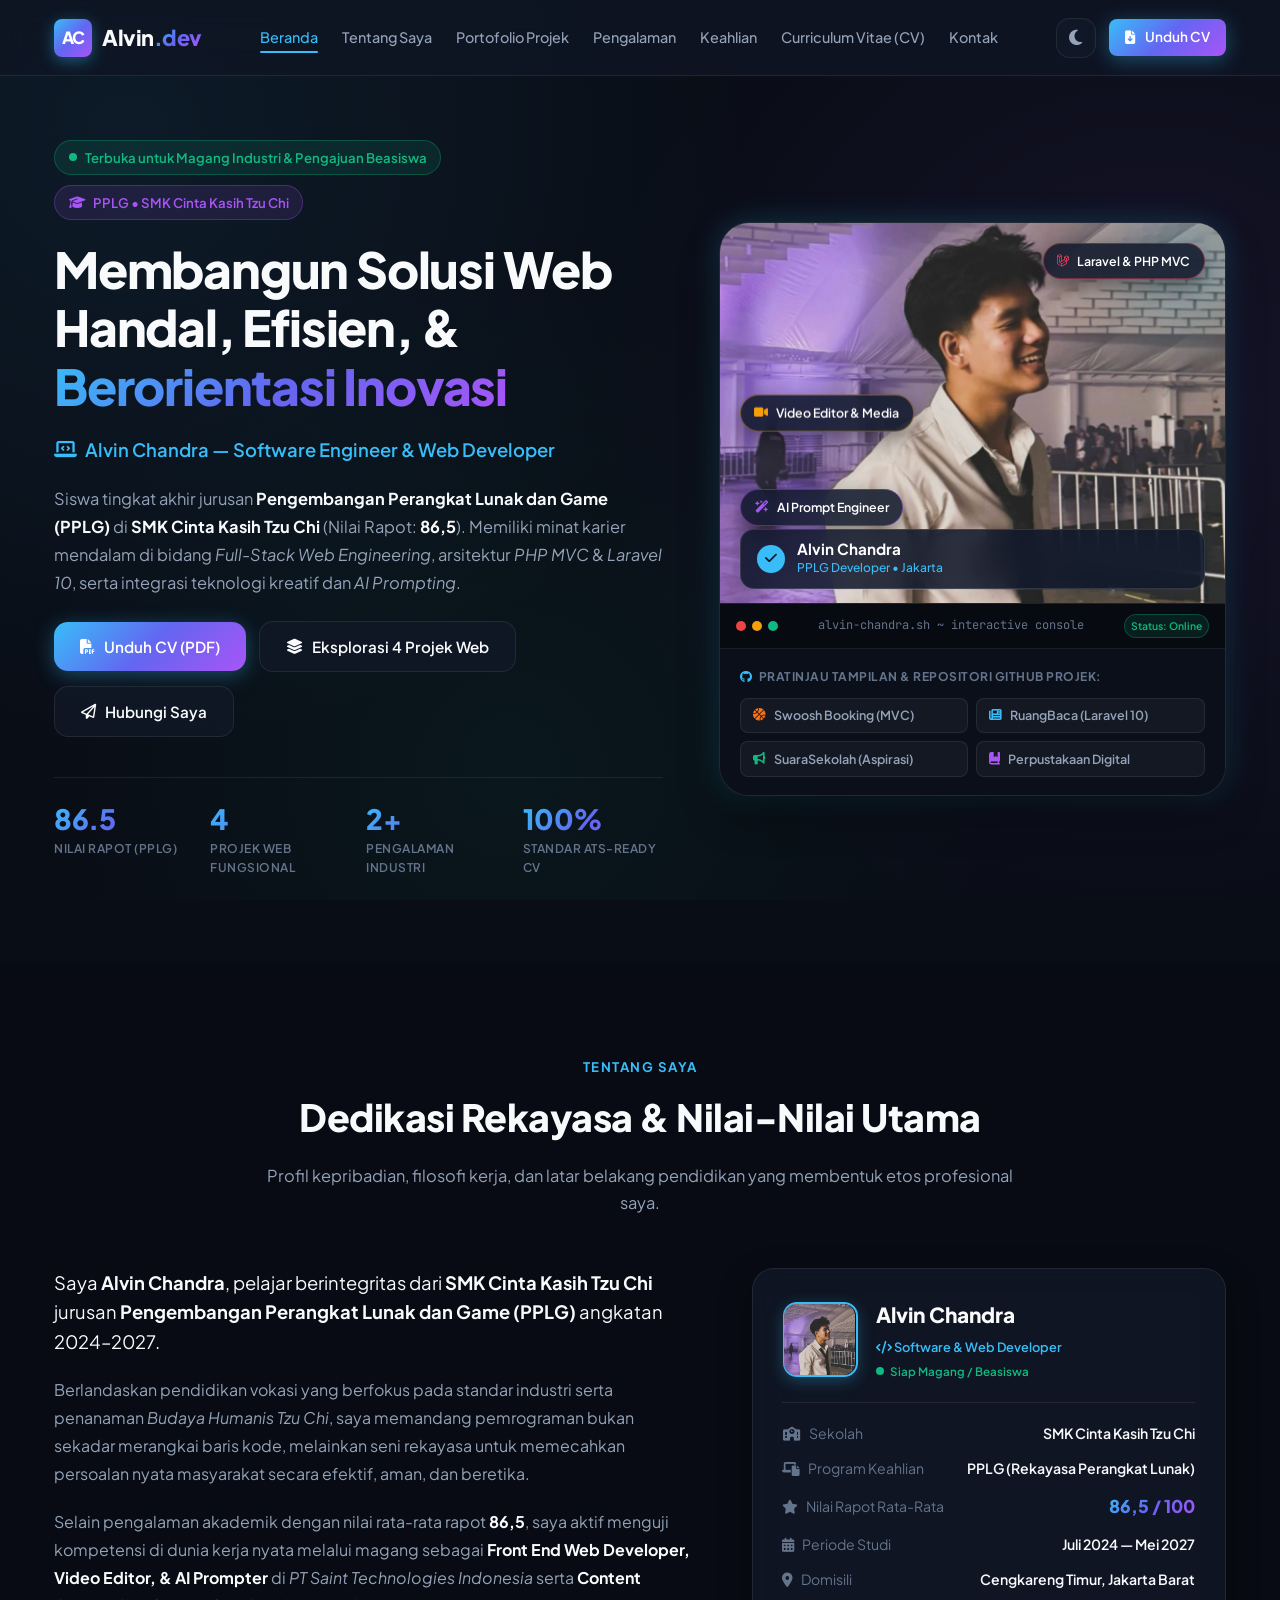
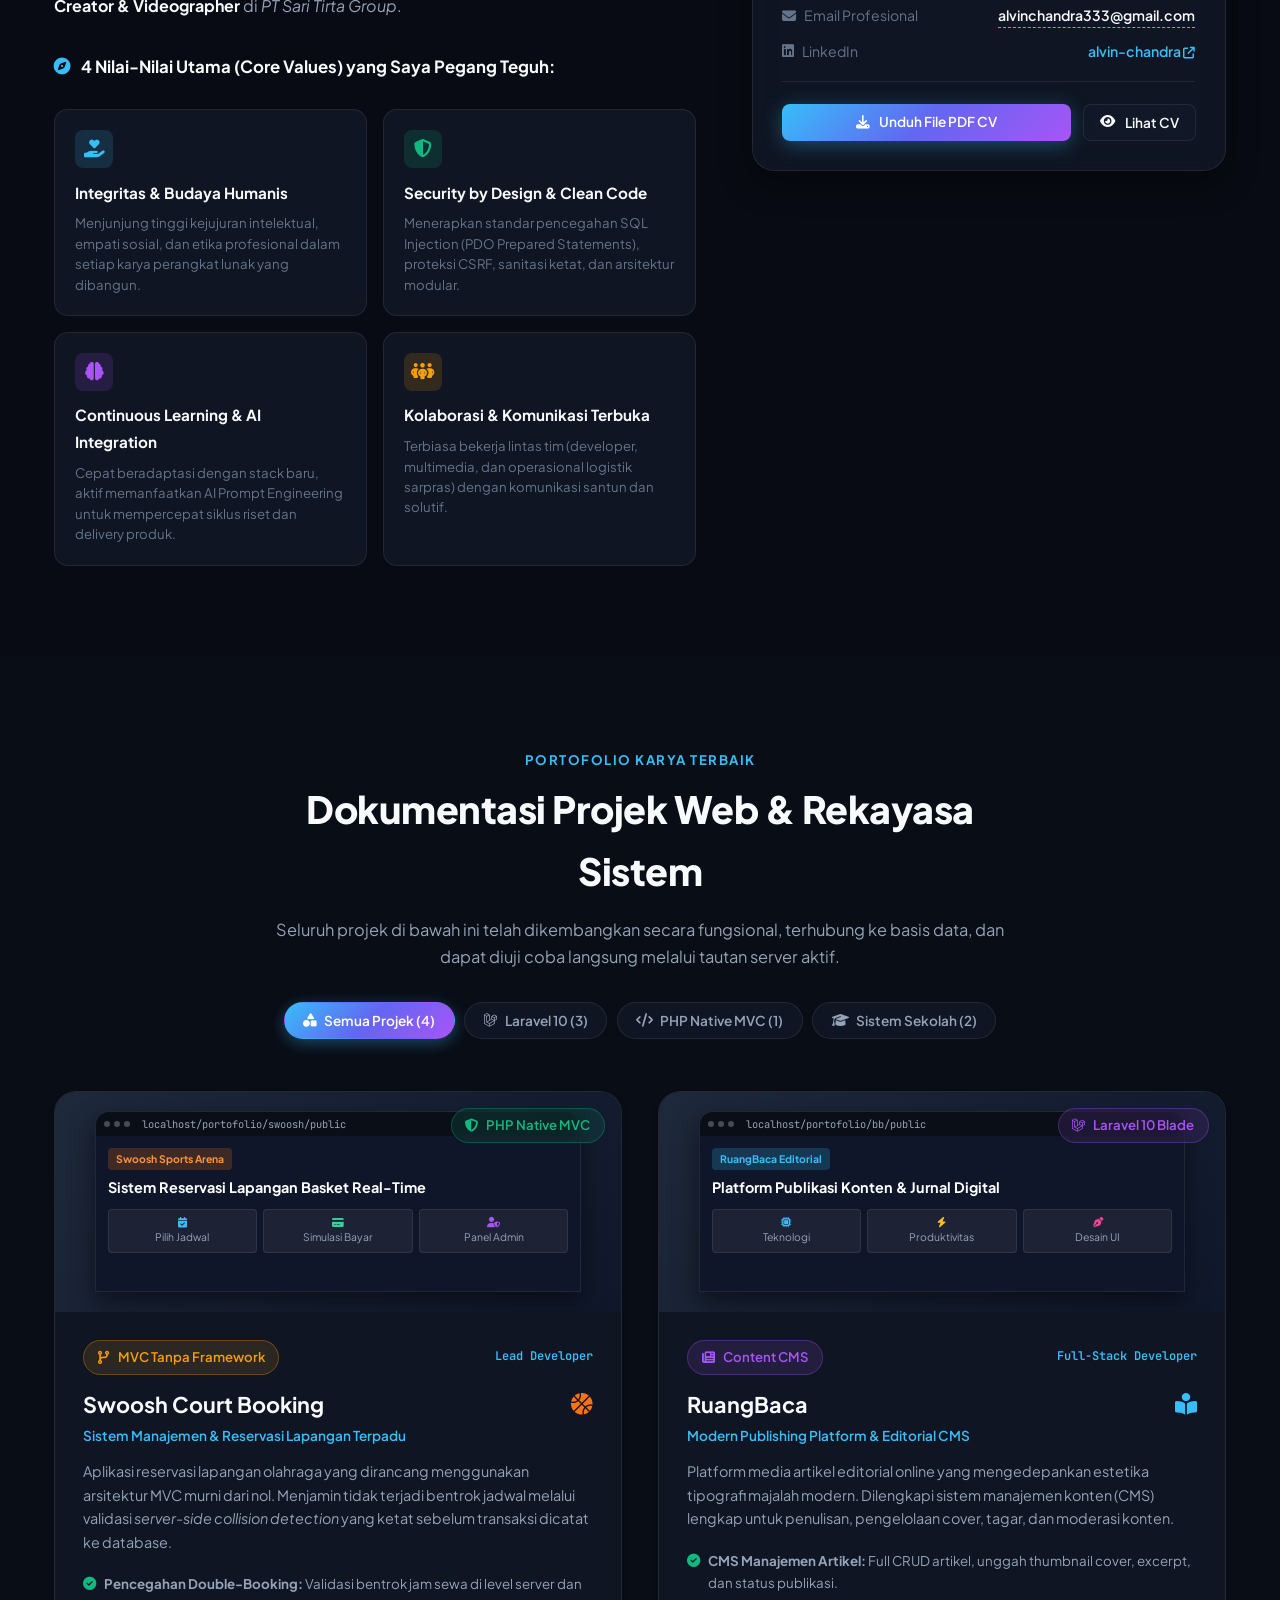
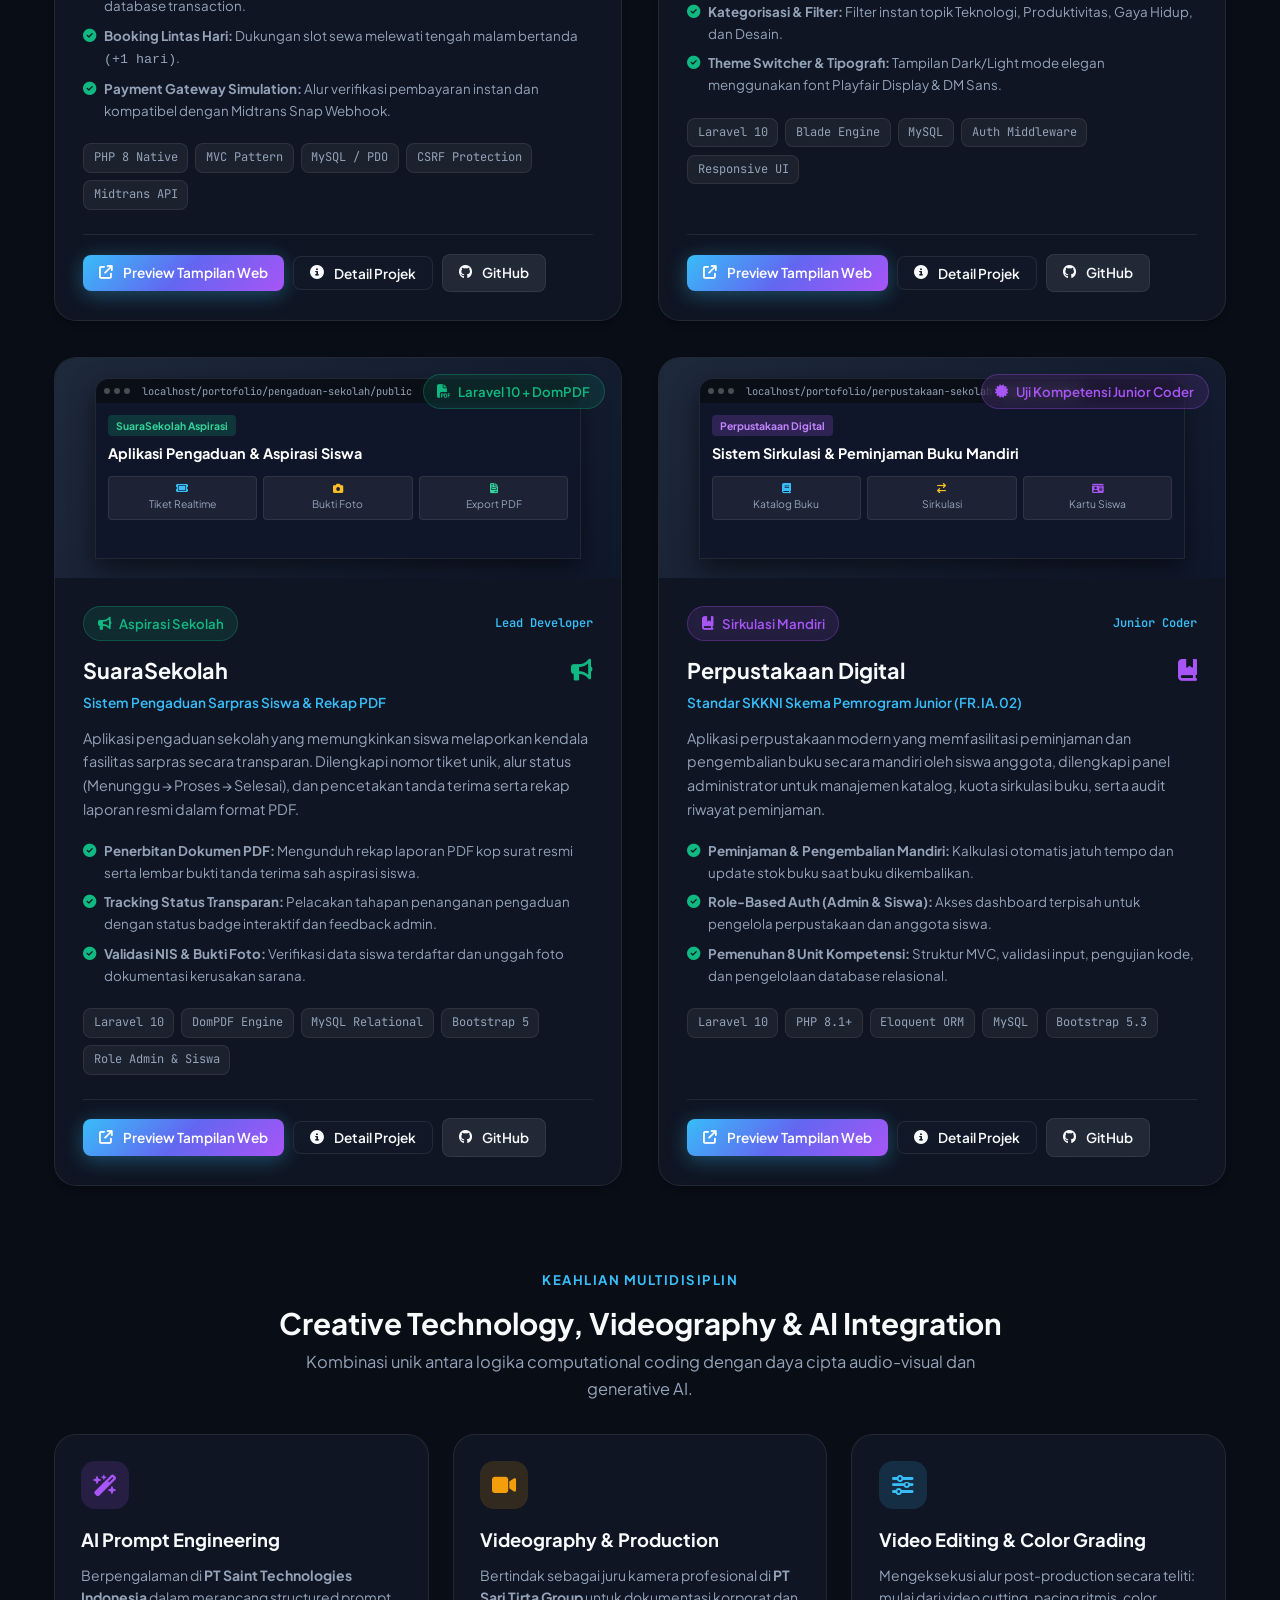
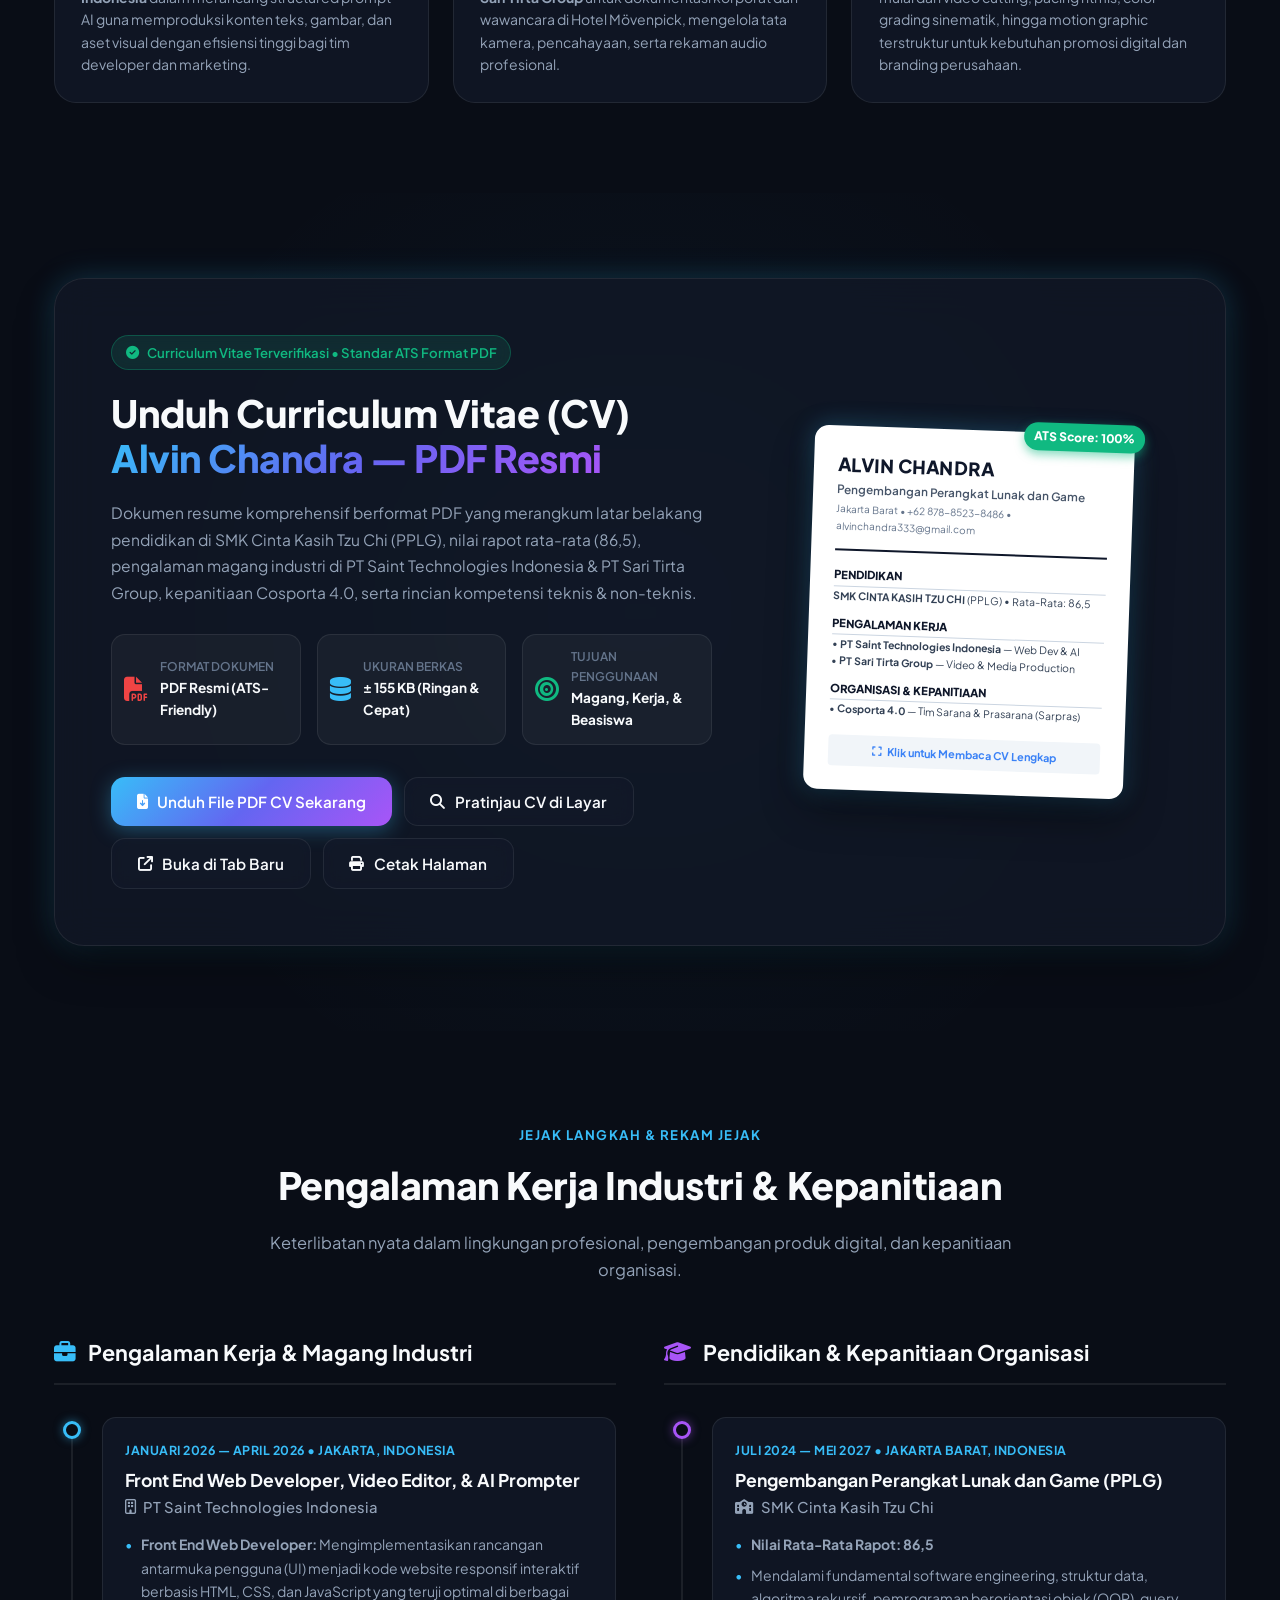
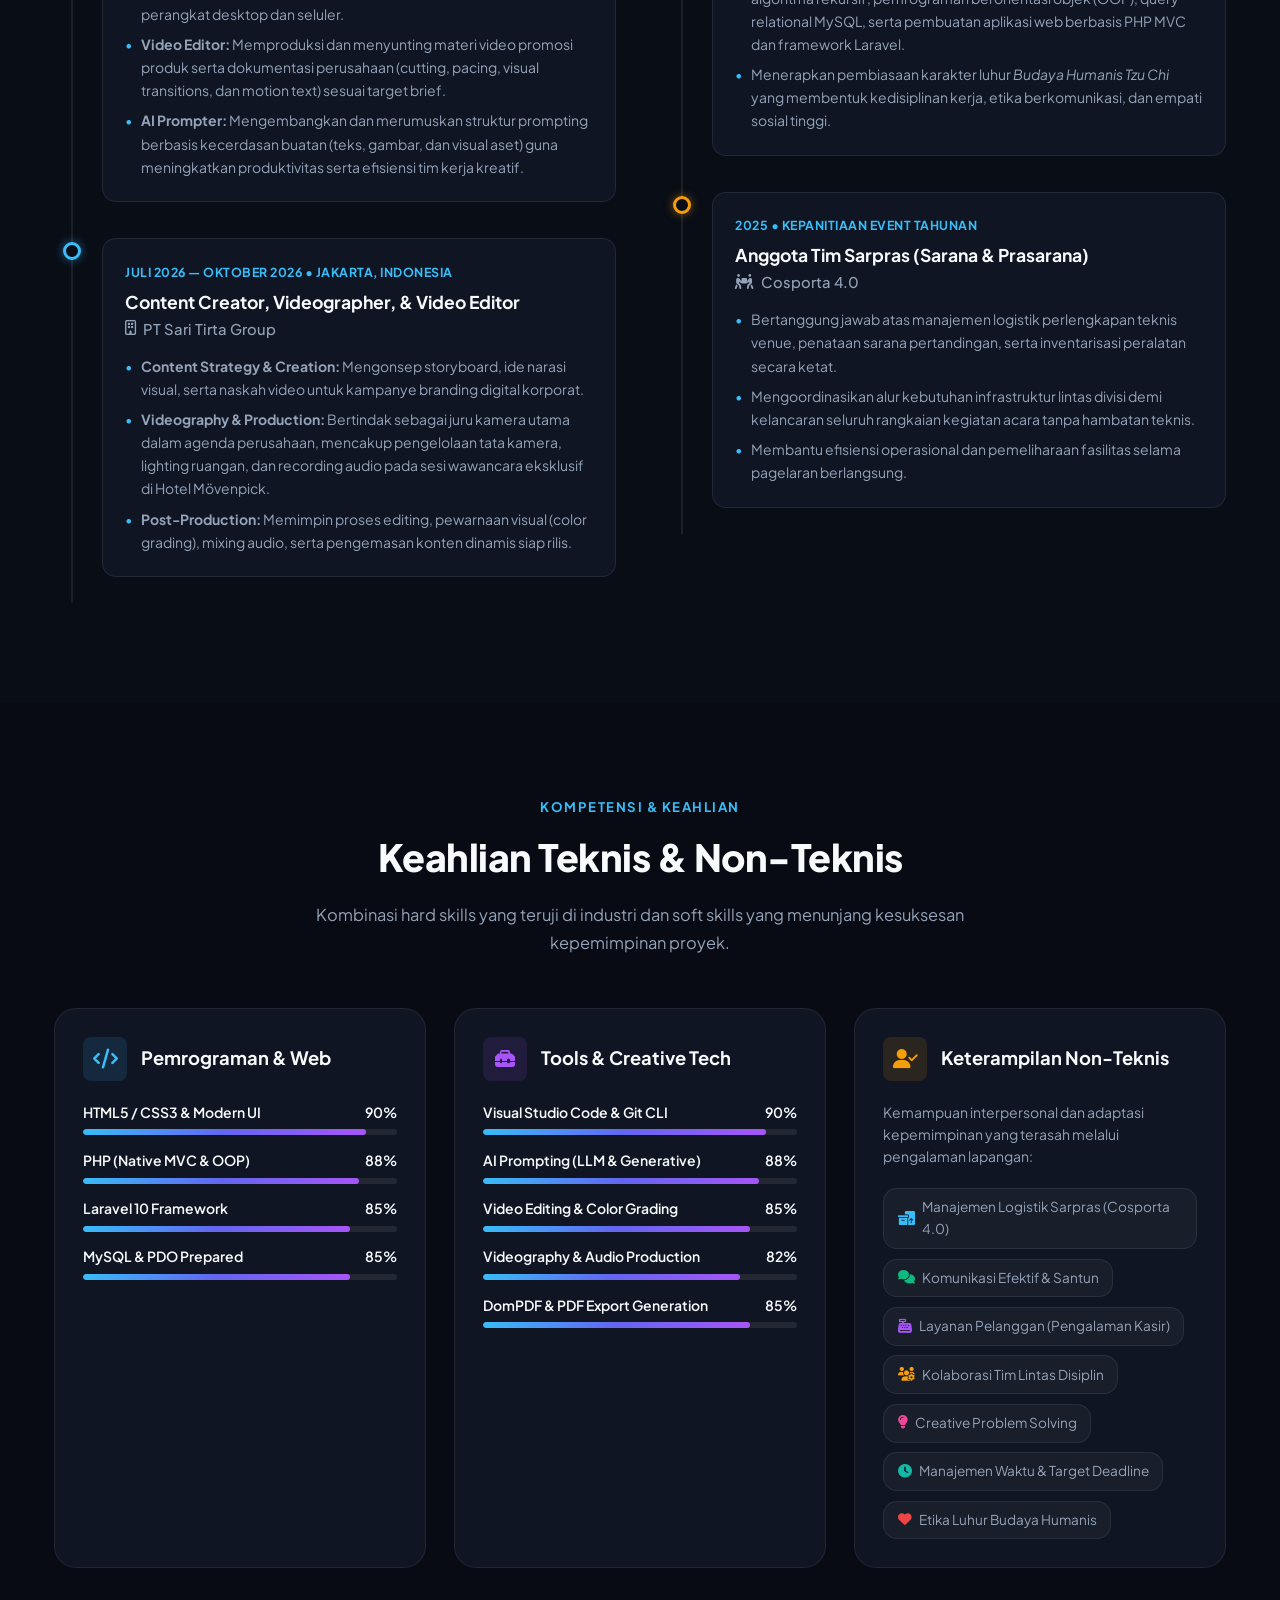
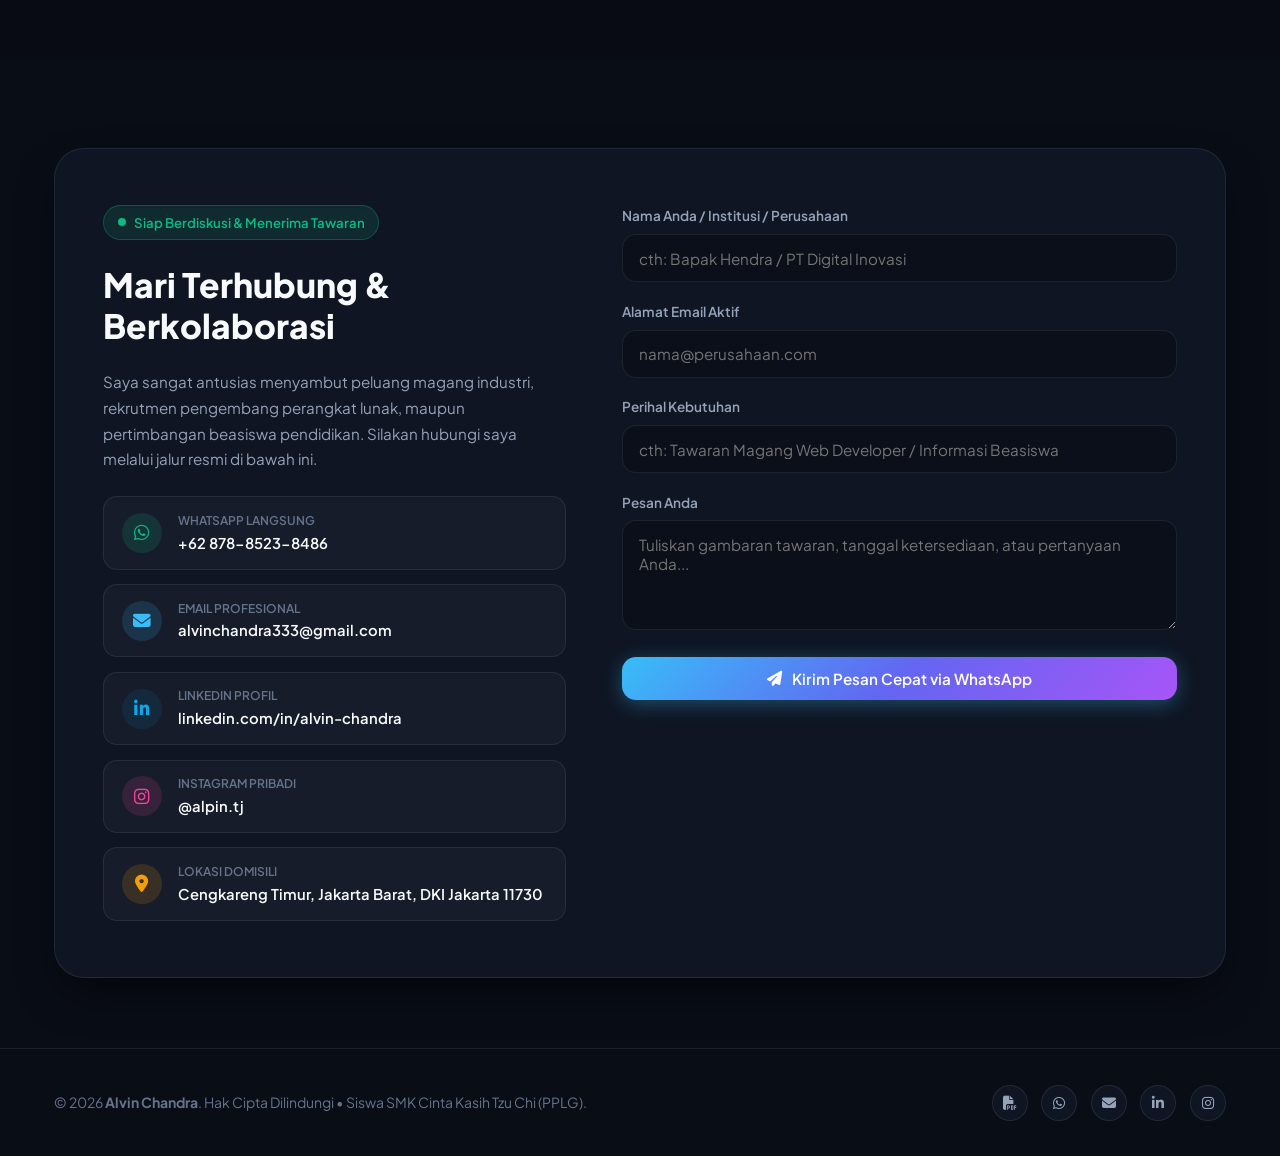
<file: index.html>
<!DOCTYPE html>
<html lang="id" data-theme="dark">
<head>
    <meta charset="UTF-8">
    <meta name="viewport" content="width=device-width, initial-scale=1.0">
    <title>Alvin Chandra — Portofolio Digital & Rekayasa Perangkat Lunak</title>
    <meta name="description" content="Portofolio resmi Alvin Chandra — Siswa SMK Cinta Kasih Tzu Chi (PPLG), Full-Stack Web Developer (PHP MVC & Laravel 10), AI Prompt Engineer, dan Multimedia Creator.">
    <meta name="author" content="Alvin Chandra">
    <meta name="keywords" content="Alvin Chandra, Portofolio, SMK Cinta Kasih Tzu Chi, PPLG, Web Developer, Laravel 10, PHP MVC, CV ATS, Magang, Beasiswa">
    
    <!-- Google Fonts -->
    <link rel="preconnect" href="https://fonts.googleapis.com">
    <link rel="preconnect" href="https://fonts.gstatic.com" crossorigin>
    <link href="https://fonts.googleapis.com/css2?family=Plus+Jakarta+Sans:ital,wght@0,300;0,400;0,500;0,600;0,700;0,800;1,400&family=JetBrains+Mono:wght@400;500;600;700&family=Playfair+Display:wght@600;700&display=swap" rel="stylesheet">
    
    <!-- Font Awesome 6 Icons -->
    <link rel="stylesheet" href="https://cdnjs.cloudflare.com/ajax/libs/font-awesome/6.5.1/css/all.min.css">
    
    <!-- Custom Stylesheet -->
    <link rel="stylesheet" href="assets/css/style.css">
    
    <link rel="icon" href="data:image/svg+xml,<svg xmlns=%22http://www.w3.org/2000/svg%22 viewBox=%220 0 100 100%22><text y=%22.9em%22 font-size=%2290%22>⚡</text></svg>">
</head>
<body>

    <!-- ==========================================================================
         NAVIGATION HEADER
         ========================================================================== -->
    <header class="site-nav">
        <div class="container nav-container">
            <a href="#home" class="brand-logo" aria-label="Alvin Chandra Portfolio Beranda">
                <span class="brand-icon">AC</span>
                <span>Alvin<span class="text-gradient">.dev</span></span>
            </a>

            <nav class="nav-links" id="nav-links">
                <a href="#home" class="nav-link active">Beranda</a>
                <a href="#about" class="nav-link">Tentang Saya</a>
                <a href="#projects" class="nav-link">Portofolio Projek</a>
                <a href="#experience" class="nav-link">Pengalaman</a>
                <a href="#skills" class="nav-link">Keahlian</a>
                <a href="#cv" class="nav-link">Curriculum Vitae (CV)</a>
                <a href="#contact" class="nav-link">Kontak</a>
            </nav>

            <div class="nav-controls">
                <button class="theme-toggle-btn" id="theme-toggle-btn" type="button" aria-label="Ubah Tema" title="Ubah Tema (Dark/Light)">
                    <i class="fa-solid fa-moon"></i>
                </button>
                <a href="assets/CV-Alvin-Chandra.pdf" download="CV-Alvin-Chandra.pdf" class="btn btn-primary btn-sm cv-nav-btn" title="Unduh CV Format PDF">
                    <i class="fa-solid fa-file-arrow-down"></i> Unduh CV
                </a>
                <button class="hamburger-btn" id="hamburger-btn" type="button" aria-label="Buka Menu Navigasi">
                    <i class="fa-solid fa-bars"></i>
                </button>
            </div>
        </div>
    </header>

    <!-- ==========================================================================
         HERO SECTION (BERANDA & PERSONAL BRANDING)
         ========================================================================== -->
    <section class="hero-section" id="home">
        <div class="container">
            <div class="hero-grid">
                <!-- Left: Personal Branding & Introduction -->
                <div class="hero-content">
                    <div class="hero-badge-wrap">
                        <span class="badge badge-emerald">
                            <span class="pulse-dot"></span>
                            <span>Terbuka untuk Magang Industri & Pengajuan Beasiswa</span>
                        </span>
                        <span class="badge badge-purple">
                            <i class="fa-solid fa-graduation-cap"></i> PPLG • SMK Cinta Kasih Tzu Chi
                        </span>
                    </div>

                    <h1 class="hero-title">
                        Membangun Solusi Web Handal, Efisien, & <br>
                        <span class="text-gradient">Berorientasi Inovasi</span>
                    </h1>

                    <div class="hero-subtitle">
                        <i class="fa-solid fa-laptop-code"></i>
                        <span>Alvin Chandra — Software Engineer & Web Developer</span>
                    </div>

                    <p class="hero-desc">
                        Siswa tingkat akhir jurusan <strong>Pengembangan Perangkat Lunak dan Game (PPLG)</strong> di <strong>SMK Cinta Kasih Tzu Chi</strong> (Nilai Rapot: <strong>86,5</strong>). Memiliki minat karier mendalam di bidang <em>Full-Stack Web Engineering</em>, arsitektur <em>PHP MVC</em> &amp; <em>Laravel 10</em>, serta integrasi teknologi kreatif dan <em>AI Prompting</em>.
                    </p>

                    <div class="hero-actions">
                        <a href="assets/CV-Alvin-Chandra.pdf" download="CV-Alvin-Chandra.pdf" class="btn btn-primary">
                            <i class="fa-solid fa-file-pdf"></i> Unduh CV (PDF)
                        </a>
                        <a href="#projects" class="btn btn-outline">
                            <i class="fa-solid fa-layer-group"></i> Eksplorasi 4 Projek Web
                        </a>
                        <a href="#contact" class="btn btn-outline">
                            <i class="fa-regular fa-paper-plane"></i> Hubungi Saya
                        </a>
                    </div>

                    <div class="hero-stats">
                        <div class="stat-item">
                            <span class="stat-number text-gradient">86.5</span>
                            <span class="stat-label">Nilai Rapot (PPLG)</span>
                        </div>
                        <div class="stat-item">
                            <span class="stat-number text-gradient">4</span>
                            <span class="stat-label">Projek Web Fungsional</span>
                        </div>
                        <div class="stat-item">
                            <span class="stat-number text-gradient">2+</span>
                            <span class="stat-label">Pengalaman Industri</span>
                        </div>
                        <div class="stat-item">
                            <span class="stat-number text-gradient">100%</span>
                            <span class="stat-label">Standar ATS-Ready CV</span>
                        </div>
                    </div>
                </div>

                <!-- Right: Unique Alvin Chandra Portrait Card & Interactive Terminal -->
                <div class="hero-visual">
                    <div class="profile-hero-card">
                        <!-- Glow Aura Decoration -->
                        <div class="profile-glow-aura"></div>

                        <!-- Portrait Image Wrapper -->
                        <div class="portrait-container">
                            <img src="assets/images/alvin-chandra.jpg" alt="Foto Alvin Chandra - Siswa SMK Cinta Kasih Tzu Chi" class="portrait-img">
                            
                            <!-- Floating Interactive Chips -->
                            <div class="floating-chip chip-top-right">
                                <i class="fa-brands fa-laravel" style="color: #f43f5e;"></i>
                                <span>Laravel &amp; PHP MVC</span>
                            </div>

                            <div class="floating-chip chip-bottom-left">
                                <i class="fa-solid fa-wand-magic-sparkles" style="color: #a855f7;"></i>
                                <span>AI Prompt Engineer</span>
                            </div>

                            <div class="floating-chip chip-mid-left">
                                <i class="fa-solid fa-video" style="color: #f59e0b;"></i>
                                <span>Video Editor &amp; Media</span>
                            </div>

                            <div class="portrait-overlay-badge">
                                <div class="verified-dot"><i class="fa-solid fa-check"></i></div>
                                <div>
                                    <div class="portrait-name">Alvin Chandra</div>
                                    <div class="portrait-role">PPLG Developer &bull; Jakarta</div>
                                </div>
                            </div>
                        </div>

                        <!-- Mini Live Console Tabs below photo -->
                        <div class="hero-card-terminal">
                            <div class="terminal-header">
                                <div class="terminal-dots">
                                    <span class="dot dot-red"></span>
                                    <span class="dot dot-yellow"></span>
                                    <span class="dot dot-green"></span>
                                </div>
                                <span class="terminal-title">alvin-chandra.sh ~ interactive console</span>
                                <span class="badge badge-emerald" style="font-size: 0.65rem; padding: 2px 6px;">Status: Online</span>
                            </div>
                            
                            <div class="hero-quick-launcher">
                                <div class="launcher-label"><i class="fa-brands fa-github" style="color: var(--accent-cyan);"></i> Pratinjau Tampilan &amp; Repositori GitHub Projek:</div>
                                <div class="launcher-grid">
                                    <button type="button" data-open-modal="swoosh" class="launcher-pill">
                                        <i class="fa-solid fa-basketball" style="color: #f97316;"></i>
                                        <span>Swoosh Booking (MVC)</span>
                                    </button>
                                    <button type="button" data-open-modal="ruangbaca" class="launcher-pill">
                                        <i class="fa-solid fa-newspaper" style="color: var(--accent-cyan);"></i>
                                        <span>RuangBaca (Laravel 10)</span>
                                    </button>
                                    <button type="button" data-open-modal="pengaduan_sekolah" class="launcher-pill">
                                        <i class="fa-solid fa-bullhorn" style="color: #10b981;"></i>
                                        <span>SuaraSekolah (Aspirasi)</span>
                                    </button>
                                    <button type="button" data-open-modal="perpustakaan_digital" class="launcher-pill">
                                        <i class="fa-solid fa-book-bookmark" style="color: #a855f7;"></i>
                                        <span>Perpustakaan Digital</span>
                                    </button>
                                </div>
                            </div>
                        </div>
                    </div>
                </div>
            </div>
        </div>
    </section>

    <!-- ==========================================================================
         ABOUT ME SECTION (TENTANG SAYA, NILAI UTAMA, & PENDIDIKAN)
         ========================================================================== -->
    <section id="about" class="about-section">
        <div class="container">
            <div class="section-header">
                <span class="section-tag">Tentang Saya</span>
                <h2 class="section-title">Dedikasi Rekayasa &amp; Nilai-Nilai Utama</h2>
                <p class="section-subtitle">
                    Profil kepribadian, filosofi kerja, dan latar belakang pendidikan yang membentuk etos profesional saya.
                </p>
            </div>

            <div class="about-grid">
                <!-- Narrative & Core Values Bento -->
                <div class="about-narrative">
                    <p class="lead-text">
                        Saya <strong>Alvin Chandra</strong>, pelajar berintegritas dari <strong>SMK Cinta Kasih Tzu Chi</strong> jurusan <strong>Pengembangan Perangkat Lunak dan Game (PPLG)</strong> angkatan 2024–2027.
                    </p>
                    <p>
                        Berlandaskan pendidikan vokasi yang berfokus pada standar industri serta penanaman <em>Budaya Humanis Tzu Chi</em>, saya memandang pemrograman bukan sekadar merangkai baris kode, melainkan seni rekayasa untuk memecahkan persoalan nyata masyarakat secara efektif, aman, dan beretika.
                    </p>
                    <p>
                        Selain pengalaman akademik dengan nilai rata-rata rapot <strong>86,5</strong>, saya aktif menguji kompetensi di dunia kerja nyata melalui magang sebagai <strong>Front End Web Developer, Video Editor, &amp; AI Prompter</strong> di <em>PT Saint Technologies Indonesia</em> serta <strong>Content Creator &amp; Videographer</strong> di <em>PT Sari Tirta Group</em>.
                    </p>

                    <!-- Core Values Grid (Nilai-Nilai Utama) -->
                    <div class="core-values-header">
                        <i class="fa-solid fa-compass" style="color: var(--accent-cyan);"></i>
                        <h4>4 Nilai-Nilai Utama (Core Values) yang Saya Pegang Teguh:</h4>
                    </div>

                    <div class="values-bento-grid">
                        <div class="value-card">
                            <div class="value-icon-box cyan">
                                <i class="fa-solid fa-hand-holding-heart"></i>
                            </div>
                            <h5>Integritas &amp; Budaya Humanis</h5>
                            <p>Menjunjung tinggi kejujuran intelektual, empati sosial, dan etika profesional dalam setiap karya perangkat lunak yang dibangun.</p>
                        </div>

                        <div class="value-card">
                            <div class="value-icon-box emerald">
                                <i class="fa-solid fa-shield-halved"></i>
                            </div>
                            <h5>Security by Design &amp; Clean Code</h5>
                            <p>Menerapkan standar pencegahan SQL Injection (PDO Prepared Statements), proteksi CSRF, sanitasi ketat, dan arsitektur modular.</p>
                        </div>

                        <div class="value-card">
                            <div class="value-icon-box purple">
                                <i class="fa-solid fa-brain"></i>
                            </div>
                            <h5>Continuous Learning &amp; AI Integration</h5>
                            <p>Cepat beradaptasi dengan stack baru, aktif memanfaatkan AI Prompt Engineering untuk mempercepat siklus riset dan delivery produk.</p>
                        </div>

                        <div class="value-card">
                            <div class="value-icon-box amber">
                                <i class="fa-solid fa-people-group"></i>
                            </div>
                            <h5>Kolaborasi &amp; Komunikasi Terbuka</h5>
                            <p>Terbiasa bekerja lintas tim (developer, multimedia, dan operasional logistik sarpras) dengan komunikasi santun dan solutif.</p>
                        </div>
                    </div>
                </div>

                <!-- Profile Info Card -->
                <div class="about-profile-card">
                    <div class="profile-card-header">
                        <img src="assets/images/alvin-chandra.jpg" alt="Alvin Chandra" class="card-avatar-img">
                        <div class="card-avatar-meta">
                            <h4>Alvin Chandra</h4>
                            <span class="role-badge"><i class="fa-solid fa-code"></i> Software &amp; Web Developer</span>
                            <span class="status-badge"><span class="pulse-dot"></span> Siap Magang / Beasiswa</span>
                        </div>
                    </div>

                    <div class="profile-quick-info">
                        <div class="info-item">
                            <span><i class="fa-solid fa-school"></i> Sekolah</span>
                            <span>SMK Cinta Kasih Tzu Chi</span>
                        </div>
                        <div class="info-item">
                            <span><i class="fa-solid fa-laptop-file"></i> Program Keahlian</span>
                            <span>PPLG (Rekayasa Perangkat Lunak)</span>
                        </div>
                        <div class="info-item">
                            <span><i class="fa-solid fa-star"></i> Nilai Rapot Rata-Rata</span>
                            <span class="text-gradient" style="font-weight: 800; font-size: 1.1rem;">86,5 / 100</span>
                        </div>
                        <div class="info-item">
                            <span><i class="fa-solid fa-calendar-days"></i> Periode Studi</span>
                            <span>Juli 2024 — Mei 2027</span>
                        </div>
                        <div class="info-item">
                            <span><i class="fa-solid fa-location-dot"></i> Domisili</span>
                            <span>Cengkareng Timur, Jakarta Barat</span>
                        </div>
                        <div class="info-item">
                            <span><i class="fa-solid fa-envelope"></i> Email Profesional</span>
                            <span class="copyable-text" data-copy="alvinchandra333@gmail.com" title="Klik untuk salin">alvinchandra333@gmail.com</span>
                        </div>
                        <div class="info-item">
                            <span><i class="fa-brands fa-linkedin"></i> LinkedIn</span>
                            <a href="https://www.linkedin.com/in/alvin-chandra" target="_blank" style="color: var(--accent-cyan); font-weight: 600;">alvin-chandra <i class="fa-solid fa-arrow-up-right-from-square" style="font-size: 0.75rem;"></i></a>
                        </div>
                    </div>

                    <div class="profile-card-cta">
                        <a href="assets/CV-Alvin-Chandra.pdf" download="CV-Alvin-Chandra.pdf" class="btn btn-primary btn-sm" style="flex: 1;">
                            <i class="fa-solid fa-download"></i> Unduh File PDF CV
                        </a>
                        <button class="btn btn-outline btn-sm" data-preview-cv title="Pratinjau CV">
                            <i class="fa-solid fa-eye"></i> Lihat CV
                        </button>
                    </div>
                </div>
            </div>
        </div>
    </section>

    <!-- ==========================================================================
         FEATURED PROJECTS SECTION (PORTOFOLIO KARYA & PROJEK BARU)
         ========================================================================== -->
    <section id="projects" class="projects-section">
        <div class="container">
            <div class="section-header">
                <span class="section-tag">Portofolio Karya Terbaik</span>
                <h2 class="section-title">Dokumentasi Projek Web &amp; Rekayasa Sistem</h2>
                <p class="section-subtitle">
                    Seluruh projek di bawah ini telah dikembangkan secara fungsional, terhubung ke basis data, dan dapat diuji coba langsung melalui tautan server aktif.
                </p>

                <!-- Project Category Filters -->
                <div class="project-filter-bar">
                    <button class="filter-btn active" data-filter="all"><i class="fa-solid fa-shapes"></i> Semua Projek (4)</button>
                    <button class="filter-btn" data-filter="laravel"><i class="fa-brands fa-laravel"></i> Laravel 10 (3)</button>
                    <button class="filter-btn" data-filter="mvc"><i class="fa-solid fa-code"></i> PHP Native MVC (1)</button>
                    <button class="filter-btn" data-filter="school"><i class="fa-solid fa-graduation-cap"></i> Sistem Sekolah (2)</button>
                </div>
            </div>

            <div class="projects-grid" id="projects-grid">
                
                <!-- PROJECT 1: SWOOSH (PHP Native MVC) -->
                <div class="project-card" data-category="mvc">
                    <div class="project-visual">
                        <div class="project-badge-tag">
                            <span class="badge badge-emerald"><i class="fa-solid fa-shield-halved"></i> PHP Native MVC</span>
                        </div>
                        <div class="project-preview-mockup mockup-swoosh">
                            <div class="mockup-bar">
                                <span class="mockup-dot"></span>
                                <span class="mockup-dot"></span>
                                <span class="mockup-dot"></span>
                                <span class="mockup-url">localhost/portofolio/swoosh/public</span>
                            </div>
                            <div class="mockup-body">
                                <span class="mockup-hero-badge" style="background: rgba(249, 115, 22, 0.2); color: #fb923c;">Swoosh Sports Arena</span>
                                <div class="mockup-title">Sistem Reservasi Lapangan Basket Real-Time</div>
                                <div class="mockup-grid">
                                    <div class="mockup-box"><i class="fa-solid fa-calendar-check" style="color: #38bdf8;"></i><span>Pilih Jadwal</span></div>
                                    <div class="mockup-box"><i class="fa-solid fa-credit-card" style="color: #34d399;"></i><span>Simulasi Bayar</span></div>
                                    <div class="mockup-box"><i class="fa-solid fa-user-shield" style="color: #a855f7;"></i><span>Panel Admin</span></div>
                                </div>
                            </div>
                        </div>
                    </div>

                    <div class="project-content">
                        <div class="project-meta-row">
                            <span class="badge badge-amber"><i class="fa-solid fa-code-branch"></i> MVC Tanpa Framework</span>
                            <span class="project-role-badge">Lead Developer</span>
                        </div>

                        <div class="project-title-group">
                            <h3 class="project-title">
                                <span>Swoosh Court Booking</span>
                                <i class="fa-solid fa-basketball" style="color: #f97316;"></i>
                            </h3>
                            <div class="project-subtitle">Sistem Manajemen &amp; Reservasi Lapangan Terpadu</div>
                        </div>

                        <p class="project-desc">
                            Aplikasi reservasi lapangan olahraga yang dirancang menggunakan arsitektur MVC murni dari nol. Menjamin tidak terjadi bentrok jadwal melalui validasi <em>server-side collision detection</em> yang ketat sebelum transaksi dicatat ke database.
                        </p>

                        <div class="project-highlights">
                            <div class="project-highlight-item">
                                <i class="fa-solid fa-circle-check"></i>
                                <span><strong>Pencegahan Double-Booking:</strong> Validasi bentrok jam sewa di level server dan database transaction.</span>
                            </div>
                            <div class="project-highlight-item">
                                <i class="fa-solid fa-circle-check"></i>
                                <span><strong>Booking Lintas Hari:</strong> Dukungan slot sewa melewati tengah malam bertanda <code>(+1 hari)</code>.</span>
                            </div>
                            <div class="project-highlight-item">
                                <i class="fa-solid fa-circle-check"></i>
                                <span><strong>Payment Gateway Simulation:</strong> Alur verifikasi pembayaran instan dan kompatibel dengan Midtrans Snap Webhook.</span>
                            </div>
                        </div>

                        <div class="project-tech-tags">
                            <span class="tech-tag">PHP 8 Native</span>
                            <span class="tech-tag">MVC Pattern</span>
                            <span class="tech-tag">MySQL / PDO</span>
                            <span class="tech-tag">CSRF Protection</span>
                            <span class="tech-tag">Midtrans API</span>
                        </div>

                        <div class="project-actions">
                            <a href="previews/swoosh/index.html" target="_blank" class="btn btn-primary btn-sm" title="Preview Tampilan Web Swoosh">
                                <i class="fa-solid fa-arrow-up-right-from-square"></i> Preview Tampilan Web
                            </a>
                            <button type="button" class="btn btn-outline btn-sm" data-open-modal="swoosh">
                                <i class="fa-solid fa-circle-info"></i> Detail Projek
                            </button>
                            <a href="https://github.com/Alvin-Chandra1/swoosh-new" target="_blank" class="btn btn-outline btn-sm btn-github" title="Buka Repositori Kode di GitHub">
                                <i class="fa-brands fa-github"></i> GitHub
                            </a>
                        </div>
                    </div>
                </div>

                <!-- PROJECT 2: RUANGBACA (Laravel 10 CMS) -->
                <div class="project-card" data-category="laravel">
                    <div class="project-visual">
                        <div class="project-badge-tag">
                            <span class="badge badge-purple"><i class="fa-brands fa-laravel"></i> Laravel 10 Blade</span>
                        </div>
                        <div class="project-preview-mockup mockup-ruangbaca">
                            <div class="mockup-bar">
                                <span class="mockup-dot"></span>
                                <span class="mockup-dot"></span>
                                <span class="mockup-dot"></span>
                                <span class="mockup-url">localhost/portofolio/bb/public</span>
                            </div>
                            <div class="mockup-body">
                                <span class="mockup-hero-badge" style="background: rgba(56, 189, 248, 0.2); color: #38bdf8;">RuangBaca Editorial</span>
                                <div class="mockup-title">Platform Publikasi Konten &amp; Jurnal Digital</div>
                                <div class="mockup-grid">
                                    <div class="mockup-box"><i class="fa-solid fa-microchip" style="color: #38bdf8;"></i><span>Teknologi</span></div>
                                    <div class="mockup-box"><i class="fa-solid fa-bolt" style="color: #fbbf24;"></i><span>Produktivitas</span></div>
                                    <div class="mockup-box"><i class="fa-solid fa-pen-nib" style="color: #ec4899;"></i><span>Desain UI</span></div>
                                </div>
                            </div>
                        </div>
                    </div>

                    <div class="project-content">
                        <div class="project-meta-row">
                            <span class="badge badge-purple"><i class="fa-solid fa-newspaper"></i> Content CMS</span>
                            <span class="project-role-badge">Full-Stack Developer</span>
                        </div>

                        <div class="project-title-group">
                            <h3 class="project-title">
                                <span>RuangBaca</span>
                                <i class="fa-solid fa-book-open-reader" style="color: var(--accent-cyan);"></i>
                            </h3>
                            <div class="project-subtitle">Modern Publishing Platform &amp; Editorial CMS</div>
                        </div>

                        <p class="project-desc">
                            Platform media artikel editorial online yang mengedepankan estetika tipografi majalah modern. Dilengkapi sistem manajemen konten (CMS) lengkap untuk penulisan, pengelolaan cover, tagar, dan moderasi konten.
                        </p>

                        <div class="project-highlights">
                            <div class="project-highlight-item">
                                <i class="fa-solid fa-circle-check"></i>
                                <span><strong>CMS Manajemen Artikel:</strong> Full CRUD artikel, unggah thumbnail cover, excerpt, dan status publikasi.</span>
                            </div>
                            <div class="project-highlight-item">
                                <i class="fa-solid fa-circle-check"></i>
                                <span><strong>Kategorisasi &amp; Filter:</strong> Filter instan topik Teknologi, Produktivitas, Gaya Hidup, dan Desain.</span>
                            </div>
                            <div class="project-highlight-item">
                                <i class="fa-solid fa-circle-check"></i>
                                <span><strong>Theme Switcher &amp; Tipografi:</strong> Tampilan Dark/Light mode elegan menggunakan font Playfair Display &amp; DM Sans.</span>
                            </div>
                        </div>

                        <div class="project-tech-tags">
                            <span class="tech-tag">Laravel 10</span>
                            <span class="tech-tag">Blade Engine</span>
                            <span class="tech-tag">MySQL</span>
                            <span class="tech-tag">Auth Middleware</span>
                            <span class="tech-tag">Responsive UI</span>
                        </div>

                        <div class="project-actions">
                            <a href="previews/ruangbaca/index.html" target="_blank" class="btn btn-primary btn-sm" title="Preview Tampilan Web RuangBaca">
                                <i class="fa-solid fa-arrow-up-right-from-square"></i> Preview Tampilan Web
                            </a>
                            <button type="button" class="btn btn-outline btn-sm" data-open-modal="ruangbaca">
                                <i class="fa-solid fa-circle-info"></i> Detail Projek
                            </button>
                            <a href="https://github.com/Alvin-Chandra1/ruangbaca" target="_blank" class="btn btn-outline btn-sm btn-github" title="Buka Repositori Kode di GitHub">
                                <i class="fa-brands fa-github"></i> GitHub
                            </a>
                        </div>
                    </div>
                </div>

                <!-- PROJECT 3: SUARASEKOLAH (Laravel 10 Pengaduan Sekolah) -->
                <div class="project-card" data-category="laravel school">
                    <div class="project-visual">
                        <div class="project-badge-tag">
                            <span class="badge badge-emerald"><i class="fa-solid fa-file-pdf"></i> Laravel 10 + DomPDF</span>
                        </div>
                        <div class="project-preview-mockup mockup-suarasekolah">
                            <div class="mockup-bar">
                                <span class="mockup-dot"></span>
                                <span class="mockup-dot"></span>
                                <span class="mockup-dot"></span>
                                <span class="mockup-url">localhost/portofolio/pengaduan-sekolah/public</span>
                            </div>
                            <div class="mockup-body">
                                <span class="mockup-hero-badge" style="background: rgba(16, 185, 129, 0.2); color: #34d399;">SuaraSekolah Aspirasi</span>
                                <div class="mockup-title">Aplikasi Pengaduan &amp; Aspirasi Siswa</div>
                                <div class="mockup-grid">
                                    <div class="mockup-box"><i class="fa-solid fa-ticket" style="color: #38bdf8;"></i><span>Tiket Realtime</span></div>
                                    <div class="mockup-box"><i class="fa-solid fa-camera" style="color: #fbbf24;"></i><span>Bukti Foto</span></div>
                                    <div class="mockup-box"><i class="fa-solid fa-file-invoice" style="color: #34d399;"></i><span>Export PDF</span></div>
                                </div>
                            </div>
                        </div>
                    </div>

                    <div class="project-content">
                        <div class="project-meta-row">
                            <span class="badge badge-emerald"><i class="fa-solid fa-bullhorn"></i> Aspirasi Sekolah</span>
                            <span class="project-role-badge">Lead Developer</span>
                        </div>

                        <div class="project-title-group">
                            <h3 class="project-title">
                                <span>SuaraSekolah</span>
                                <i class="fa-solid fa-bullhorn" style="color: #10b981;"></i>
                            </h3>
                            <div class="project-subtitle">Sistem Pengaduan Sarpras Siswa &amp; Rekap PDF</div>
                        </div>

                        <p class="project-desc">
                            Aplikasi pengaduan sekolah yang memungkinkan siswa melaporkan kendala fasilitas sarpras secara transparan. Dilengkapi nomor tiket unik, alur status (Menunggu &rarr; Proses &rarr; Selesai), dan pencetakan tanda terima serta rekap laporan resmi dalam format PDF.
                        </p>

                        <div class="project-highlights">
                            <div class="project-highlight-item">
                                <i class="fa-solid fa-circle-check"></i>
                                <span><strong>Penerbitan Dokumen PDF:</strong> Mengunduh rekap laporan PDF kop surat resmi serta lembar bukti tanda terima sah aspirasi siswa.</span>
                            </div>
                            <div class="project-highlight-item">
                                <i class="fa-solid fa-circle-check"></i>
                                <span><strong>Tracking Status Transparan:</strong> Pelacakan tahapan penanganan pengaduan dengan status badge interaktif dan feedback admin.</span>
                            </div>
                            <div class="project-highlight-item">
                                <i class="fa-solid fa-circle-check"></i>
                                <span><strong>Validasi NIS &amp; Bukti Foto:</strong> Verifikasi data siswa terdaftar dan unggah foto dokumentasi kerusakan sarana.</span>
                            </div>
                        </div>

                        <div class="project-tech-tags">
                            <span class="tech-tag">Laravel 10</span>
                            <span class="tech-tag">DomPDF Engine</span>
                            <span class="tech-tag">MySQL Relational</span>
                            <span class="tech-tag">Bootstrap 5</span>
                            <span class="tech-tag">Role Admin &amp; Siswa</span>
                        </div>

                        <div class="project-actions">
                            <a href="previews/suara-sekolah/index.html" target="_blank" class="btn btn-primary btn-sm" title="Preview Tampilan Web SuaraSekolah">
                                <i class="fa-solid fa-arrow-up-right-from-square"></i> Preview Tampilan Web
                            </a>
                            <button type="button" class="btn btn-outline btn-sm" data-open-modal="pengaduan_sekolah">
                                <i class="fa-solid fa-circle-info"></i> Detail Projek
                            </button>
                            <a href="https://github.com/Alvin-Chandra1/pengaduan-sekolah" target="_blank" class="btn btn-outline btn-sm btn-github" title="Buka Repositori Kode di GitHub">
                                <i class="fa-brands fa-github"></i> GitHub
                            </a>
                        </div>
                    </div>
                </div>

                <!-- PROJECT 4: PERPUSTAKAAN SEKOLAH DIGITAL (Laravel 10 Junior Coder) -->
                <div class="project-card" data-category="laravel school">
                    <div class="project-visual">
                        <div class="project-badge-tag">
                            <span class="badge badge-purple"><i class="fa-solid fa-certificate"></i> Uji Kompetensi Junior Coder</span>
                        </div>
                        <div class="project-preview-mockup mockup-perpustakaan">
                            <div class="mockup-bar">
                                <span class="mockup-dot"></span>
                                <span class="mockup-dot"></span>
                                <span class="mockup-dot"></span>
                                <span class="mockup-url">localhost/portofolio/perpustakaan-sekolah-digital/public</span>
                            </div>
                            <div class="mockup-body">
                                <span class="mockup-hero-badge" style="background: rgba(168, 85, 247, 0.2); color: #c084fc;">Perpustakaan Digital</span>
                                <div class="mockup-title">Sistem Sirkulasi &amp; Peminjaman Buku Mandiri</div>
                                <div class="mockup-grid">
                                    <div class="mockup-box"><i class="fa-solid fa-book" style="color: #38bdf8;"></i><span>Katalog Buku</span></div>
                                    <div class="mockup-box"><i class="fa-solid fa-arrow-right-arrow-left" style="color: #fbbf24;"></i><span>Sirkulasi</span></div>
                                    <div class="mockup-box"><i class="fa-solid fa-id-card" style="color: #a855f7;"></i><span>Kartu Siswa</span></div>
                                </div>
                            </div>
                        </div>
                    </div>

                    <div class="project-content">
                        <div class="project-meta-row">
                            <span class="badge badge-purple"><i class="fa-solid fa-book-bookmark"></i> Sirkulasi Mandiri</span>
                            <span class="project-role-badge">Junior Coder</span>
                        </div>

                        <div class="project-title-group">
                            <h3 class="project-title">
                                <span>Perpustakaan Digital</span>
                                <i class="fa-solid fa-book-bookmark" style="color: #a855f7;"></i>
                            </h3>
                            <div class="project-subtitle">Standar SKKNI Skema Pemrogram Junior (FR.IA.02)</div>
                        </div>

                        <p class="project-desc">
                            Aplikasi perpustakaan modern yang memfasilitasi peminjaman dan pengembalian buku secara mandiri oleh siswa anggota, dilengkapi panel administrator untuk manajemen katalog, kuota sirkulasi buku, serta audit riwayat peminjaman.
                        </p>

                        <div class="project-highlights">
                            <div class="project-highlight-item">
                                <i class="fa-solid fa-circle-check"></i>
                                <span><strong>Peminjaman &amp; Pengembalian Mandiri:</strong> Kalkulasi otomatis jatuh tempo dan update stok buku saat buku dikembalikan.</span>
                            </div>
                            <div class="project-highlight-item">
                                <i class="fa-solid fa-circle-check"></i>
                                <span><strong>Role-Based Auth (Admin &amp; Siswa):</strong> Akses dashboard terpisah untuk pengelola perpustakaan dan anggota siswa.</span>
                            </div>
                            <div class="project-highlight-item">
                                <i class="fa-solid fa-circle-check"></i>
                                <span><strong>Pemenuhan 8 Unit Kompetensi:</strong> Struktur MVC, validasi input, pengujian kode, dan pengelolaan database relasional.</span>
                            </div>
                        </div>

                        <div class="project-tech-tags">
                            <span class="tech-tag">Laravel 10</span>
                            <span class="tech-tag">PHP 8.1+</span>
                            <span class="tech-tag">Eloquent ORM</span>
                            <span class="tech-tag">MySQL</span>
                            <span class="tech-tag">Bootstrap 5.3</span>
                        </div>

                        <div class="project-actions">
                            <a href="previews/perpustakaan/index.html" target="_blank" class="btn btn-primary btn-sm" title="Preview Tampilan Web Perpustakaan Digital">
                                <i class="fa-solid fa-arrow-up-right-from-square"></i> Preview Tampilan Web
                            </a>
                            <button type="button" class="btn btn-outline btn-sm" data-open-modal="perpustakaan_digital">
                                <i class="fa-solid fa-circle-info"></i> Detail Projek
                            </button>
                            <a href="https://github.com/Alvin-Chandra1/perpustakaan-sekolah-digital" target="_blank" class="btn btn-outline btn-sm btn-github" title="Buka Repositori Kode di GitHub">
                                <i class="fa-brands fa-github"></i> GitHub
                            </a>
                        </div>
                    </div>
                </div>

            </div>

            <!-- CREATIVE, VIDEOGRAPHY & AI PROMPTING SHOWCASE -->
            <div class="creative-section-block">
                <div class="section-header" style="margin-bottom: 2rem;">
                    <span class="section-tag">Keahlian Multidisiplin</span>
                    <h3 style="font-size: 1.85rem; font-weight: 700;">Creative Technology, Videography &amp; AI Integration</h3>
                    <p class="section-subtitle">Kombinasi unik antara logika computational coding dengan daya cipta audio-visual dan generative AI.</p>
                </div>

                <div class="creative-showcase-grid">
                    <div class="creative-card">
                        <div class="creative-icon-wrap ai">
                            <i class="fa-solid fa-wand-magic-sparkles"></i>
                        </div>
                        <h4 class="creative-card-title">AI Prompt Engineering</h4>
                        <p class="creative-card-desc">
                            Berpengalaman di <strong>PT Saint Technologies Indonesia</strong> dalam merancang structured prompt AI guna memproduksi konten teks, gambar, dan aset visual dengan efisiensi tinggi bagi tim developer dan marketing.
                        </p>
                    </div>

                    <div class="creative-card">
                        <div class="creative-icon-wrap camera">
                            <i class="fa-solid fa-video"></i>
                        </div>
                        <h4 class="creative-card-title">Videography &amp; Production</h4>
                        <p class="creative-card-desc">
                            Bertindak sebagai juru kamera profesional di <strong>PT Sari Tirta Group</strong> untuk dokumentasi korporat dan wawancara di Hotel Mövenpick, mengelola tata kamera, pencahayaan, serta rekaman audio profesional.
                        </p>
                    </div>

                    <div class="creative-card">
                        <div class="creative-icon-wrap video">
                            <i class="fa-solid fa-sliders"></i>
                        </div>
                        <h4 class="creative-card-title">Video Editing &amp; Color Grading</h4>
                        <p class="creative-card-desc">
                            Mengeksekusi alur post-production secara teliti: mulai dari video cutting, pacing ritmis, color grading sinematik, hingga motion graphic terstruktur untuk kebutuhan promosi digital dan branding perusahaan.
                        </p>
                    </div>
                </div>
            </div>
        </div>
    </section>

    <!-- ==========================================================================
         DEDICATED CV (RESUME) DOWNLOAD & PREVIEW SECTION
         ========================================================================== -->
    <section id="cv" class="cv-section">
        <div class="container">
            <div class="cv-banner-card">
                <div class="cv-banner-content">
                    <div class="badge badge-emerald" style="width: fit-content;">
                        <i class="fa-solid fa-circle-check"></i>
                        <span>Curriculum Vitae Terverifikasi • Standar ATS Format PDF</span>
                    </div>

                    <h2 class="cv-banner-title">
                        Unduh Curriculum Vitae (CV) <br>
                        <span class="text-gradient">Alvin Chandra — PDF Resmi</span>
                    </h2>

                    <p class="cv-banner-desc">
                        Dokumen resume komprehensif berformat PDF yang merangkum latar belakang pendidikan di SMK Cinta Kasih Tzu Chi (PPLG), nilai rapot rata-rata (86,5), pengalaman magang industri di PT Saint Technologies Indonesia &amp; PT Sari Tirta Group, kepanitiaan Cosporta 4.0, serta rincian kompetensi teknis &amp; non-teknis.
                    </p>

                    <div class="cv-specs-grid">
                        <div class="cv-spec-item">
                            <i class="fa-solid fa-file-pdf" style="color: #ef4444;"></i>
                            <div>
                                <div class="cv-spec-name">Format Dokumen</div>
                                <div class="cv-spec-val">PDF Resmi (ATS-Friendly)</div>
                            </div>
                        </div>
                        <div class="cv-spec-item">
                            <i class="fa-solid fa-database" style="color: var(--accent-cyan);"></i>
                            <div>
                                <div class="cv-spec-name">Ukuran Berkas</div>
                                <div class="cv-spec-val">&plusmn; 155 KB (Ringan &amp; Cepat)</div>
                            </div>
                        </div>
                        <div class="cv-spec-item">
                            <i class="fa-solid fa-bullseye" style="color: #10b981;"></i>
                            <div>
                                <div class="cv-spec-name">Tujuan Penggunaan</div>
                                <div class="cv-spec-val">Magang, Kerja, &amp; Beasiswa</div>
                            </div>
                        </div>
                    </div>

                    <div class="cv-cta-actions">
                        <a href="assets/CV-Alvin-Chandra.pdf" download="CV-Alvin-Chandra.pdf" class="btn btn-primary">
                            <i class="fa-solid fa-file-arrow-down"></i> Unduh File PDF CV Sekarang
                        </a>
                        <button class="btn btn-outline" data-preview-cv>
                            <i class="fa-solid fa-magnifying-glass"></i> Pratinjau CV di Layar
                        </button>
                        <a href="assets/CV-Alvin-Chandra.pdf" target="_blank" class="btn btn-outline" title="Buka Dokumen PDF di Tab Baru">
                            <i class="fa-solid fa-arrow-up-right-from-square"></i> Buka di Tab Baru
                        </a>
                        <button class="btn btn-outline" onclick="window.print()" title="Cetak CV Langsung">
                            <i class="fa-solid fa-print"></i> Cetak Halaman
                        </button>
                    </div>
                </div>

                <div class="cv-banner-visual">
                    <div class="cv-mockup-frame" data-preview-cv title="Klik untuk memperbesar pratinjau CV">
                        <div class="cv-badge-ats">ATS Score: 100%</div>
                        <div class="cv-paper-preview">
                            <div class="cv-paper-header">
                                <div class="cv-paper-name">ALVIN CHANDRA</div>
                                <div class="cv-paper-sub">Pengembangan Perangkat Lunak dan Game</div>
                                <div class="cv-paper-contact">Jakarta Barat &bull; +62 878-8523-8486 &bull; alvinchandra333@gmail.com</div>
                            </div>
                            <div class="cv-paper-line"></div>
                            <div class="cv-paper-block">
                                <div class="cv-paper-heading">PENDIDIKAN</div>
                                <div class="cv-paper-text"><strong>SMK CINTA KASIH TZU CHI</strong> (PPLG) &bull; Rata-Rata: 86,5</div>
                            </div>
                            <div class="cv-paper-block">
                                <div class="cv-paper-heading">PENGALAMAN KERJA</div>
                                <div class="cv-paper-text">&bull; <strong>PT Saint Technologies Indonesia</strong> &mdash; Web Dev &amp; AI</div>
                                <div class="cv-paper-text">&bull; <strong>PT Sari Tirta Group</strong> &mdash; Video &amp; Media Production</div>
                            </div>
                            <div class="cv-paper-block">
                                <div class="cv-paper-heading">ORGANISASI &amp; KEPANITIAAN</div>
                                <div class="cv-paper-text">&bull; <strong>Cosporta 4.0</strong> &mdash; Tim Sarana &amp; Prasarana (Sarpras)</div>
                            </div>
                            <div class="cv-paper-click-hint">
                                <i class="fa-solid fa-expand"></i> Klik untuk Membaca CV Lengkap
                            </div>
                        </div>
                    </div>
                </div>
            </div>
        </div>
    </section>

    <!-- ==========================================================================
         WORK & ORGANIZATION EXPERIENCE TIMELINE
         ========================================================================== -->
    <section id="experience" class="experience-section">
        <div class="container">
            <div class="section-header">
                <span class="section-tag">Jejak Langkah &amp; Rekam Jejak</span>
                <h2 class="section-title">Pengalaman Kerja Industri &amp; Kepanitiaan</h2>
                <p class="section-subtitle">
                    Keterlibatan nyata dalam lingkungan profesional, pengembangan produk digital, dan kepanitiaan organisasi.
                </p>
            </div>

            <div class="experience-layout">
                <!-- WORK EXPERIENCE COLUMN -->
                <div>
                    <h3 class="timeline-column-title">
                        <i class="fa-solid fa-briefcase" style="color: var(--accent-cyan);"></i>
                        Pengalaman Kerja &amp; Magang Industri
                    </h3>

                    <div class="timeline">
                        <!-- PT SAINT TECHNOLOGIES INDONESIA -->
                        <div class="timeline-item">
                            <span class="timeline-marker"></span>
                            <div class="timeline-card">
                                <div class="timeline-period">Januari 2026 — April 2026 • Jakarta, Indonesia</div>
                                <h4 class="timeline-role">Front End Web Developer, Video Editor, &amp; AI Prompter</h4>
                                <div class="timeline-company"><i class="fa-regular fa-building"></i> PT Saint Technologies Indonesia</div>
                                <div class="timeline-tasks">
                                    <div class="timeline-task-item">
                                        <strong>Front End Web Developer:</strong> Mengimplementasikan rancangan antarmuka pengguna (UI) menjadi kode website responsif interaktif berbasis HTML, CSS, dan JavaScript yang teruji optimal di berbagai perangkat desktop dan seluler.
                                    </div>
                                    <div class="timeline-task-item">
                                        <strong>Video Editor:</strong> Memproduksi dan menyunting materi video promosi produk serta dokumentasi perusahaan (cutting, pacing, visual transitions, dan motion text) sesuai target brief.
                                    </div>
                                    <div class="timeline-task-item">
                                        <strong>AI Prompter:</strong> Mengembangkan dan merumuskan struktur prompting berbasis kecerdasan buatan (teks, gambar, dan visual aset) guna meningkatkan produktivitas serta efisiensi tim kerja kreatif.
                                    </div>
                                </div>
                            </div>
                        </div>

                        <!-- PT SARI TIRTA GROUP -->
                        <div class="timeline-item">
                            <span class="timeline-marker"></span>
                            <div class="timeline-card">
                                <div class="timeline-period">Juli 2026 — Oktober 2026 • Jakarta, Indonesia</div>
                                <h4 class="timeline-role">Content Creator, Videographer, &amp; Video Editor</h4>
                                <div class="timeline-company"><i class="fa-regular fa-building"></i> PT Sari Tirta Group</div>
                                <div class="timeline-tasks">
                                    <div class="timeline-task-item">
                                        <strong>Content Strategy &amp; Creation:</strong> Mengonsep storyboard, ide narasi visual, serta naskah video untuk kampanye branding digital korporat.
                                    </div>
                                    <div class="timeline-task-item">
                                        <strong>Videography &amp; Production:</strong> Bertindak sebagai juru kamera utama dalam agenda perusahaan, mencakup pengelolaan tata kamera, lighting ruangan, dan recording audio pada sesi wawancara eksklusif di Hotel Mövenpick.
                                    </div>
                                    <div class="timeline-task-item">
                                        <strong>Post-Production:</strong> Memimpin proses editing, pewarnaan visual (color grading), mixing audio, serta pengemasan konten dinamis siap rilis.
                                    </div>
                                </div>
                            </div>
                        </div>
                    </div>
                </div>

                <!-- EDUCATION & ORGANIZATION COLUMN -->
                <div>
                    <h3 class="timeline-column-title">
                        <i class="fa-solid fa-graduation-cap" style="color: var(--accent-purple);"></i>
                        Pendidikan &amp; Kepanitiaan Organisasi
                    </h3>

                    <div class="timeline">
                        <!-- SMK CINTA KASIH TZU CHI -->
                        <div class="timeline-item edu">
                            <span class="timeline-marker"></span>
                            <div class="timeline-card">
                                <div class="timeline-period">Juli 2024 — Mei 2027 • Jakarta Barat, Indonesia</div>
                                <h4 class="timeline-role">Pengembangan Perangkat Lunak dan Game (PPLG)</h4>
                                <div class="timeline-company"><i class="fa-solid fa-school"></i> SMK Cinta Kasih Tzu Chi</div>
                                <div class="timeline-tasks">
                                    <div class="timeline-task-item">
                                        <strong>Nilai Rata-Rata Rapot: 86,5</strong>
                                    </div>
                                    <div class="timeline-task-item">
                                        Mendalami fundamental software engineering, struktur data, algoritma rekursif, pemrograman berorientasi objek (OOP), query relational MySQL, serta pembuatan aplikasi web berbasis PHP MVC dan framework Laravel.
                                    </div>
                                    <div class="timeline-task-item">
                                        Menerapkan pembiasaan karakter luhur <em>Budaya Humanis Tzu Chi</em> yang membentuk kedisiplinan kerja, etika berkomunikasi, dan empati sosial tinggi.
                                    </div>
                                </div>
                            </div>
                        </div>

                        <!-- COSPORTA 4.0 -->
                        <div class="timeline-item org">
                            <span class="timeline-marker"></span>
                            <div class="timeline-card">
                                <div class="timeline-period">2025 • Kepanitiaan Event Tahunan</div>
                                <h4 class="timeline-role">Anggota Tim Sarpras (Sarana &amp; Prasarana)</h4>
                                <div class="timeline-company"><i class="fa-solid fa-people-carry-box"></i> Cosporta 4.0</div>
                                <div class="timeline-tasks">
                                    <div class="timeline-task-item">
                                        Bertanggung jawab atas manajemen logistik perlengkapan teknis venue, penataan sarana pertandingan, serta inventarisasi peralatan secara ketat.
                                    </div>
                                    <div class="timeline-task-item">
                                        Mengoordinasikan alur kebutuhan infrastruktur lintas divisi demi kelancaran seluruh rangkaian kegiatan acara tanpa hambatan teknis.
                                    </div>
                                    <div class="timeline-task-item">
                                        Membantu efisiensi operasional dan pemeliharaan fasilitas selama pagelaran berlangsung.
                                    </div>
                                </div>
                            </div>
                        </div>
                    </div>
                </div>
            </div>
        </div>
    </section>

    <!-- ==========================================================================
         SKILLS MATRIX SECTION (HARD & SOFT SKILLS)
         ========================================================================== -->
    <section id="skills" class="skills-section">
        <div class="container">
            <div class="section-header">
                <span class="section-tag">Kompetensi &amp; Keahlian</span>
                <h2 class="section-title">Keahlian Teknis &amp; Non-Teknis</h2>
                <p class="section-subtitle">
                    Kombinasi hard skills yang teruji di industri dan soft skills yang menunjang kesuksesan kepemimpinan proyek.
                </p>
            </div>

            <div class="skills-grid">
                <!-- HARD SKILLS: PROGRAMMING & WEB -->
                <div class="skill-box">
                    <div class="skill-box-header">
                        <div class="skill-box-icon">
                            <i class="fa-solid fa-code"></i>
                        </div>
                        <h4 class="skill-box-title">Pemrograman &amp; Web</h4>
                    </div>

                    <div class="skill-items-list">
                        <div class="skill-progress-item">
                            <div class="skill-info">
                                <span>HTML5 / CSS3 &amp; Modern UI</span>
                                <span>90%</span>
                            </div>
                            <div class="skill-bar-bg">
                                <div class="skill-bar-fill" data-width="90%" style="width: 0;"></div>
                            </div>
                        </div>

                        <div class="skill-progress-item">
                            <div class="skill-info">
                                <span>PHP (Native MVC &amp; OOP)</span>
                                <span>88%</span>
                            </div>
                            <div class="skill-bar-bg">
                                <div class="skill-bar-fill" data-width="88%" style="width: 0;"></div>
                            </div>
                        </div>

                        <div class="skill-progress-item">
                            <div class="skill-info">
                                <span>Laravel 10 Framework</span>
                                <span>85%</span>
                            </div>
                            <div class="skill-bar-bg">
                                <div class="skill-bar-fill" data-width="85%" style="width: 0;"></div>
                            </div>
                        </div>

                        <div class="skill-progress-item">
                            <div class="skill-info">
                                <span>MySQL &amp; PDO Prepared</span>
                                <span>85%</span>
                            </div>
                            <div class="skill-bar-bg">
                                <div class="skill-bar-fill" data-width="85%" style="width: 0;"></div>
                            </div>
                        </div>
                    </div>
                </div>

                <!-- HARD SKILLS: CREATIVE TECH & TOOLS -->
                <div class="skill-box">
                    <div class="skill-box-header">
                        <div class="skill-box-icon" style="color: var(--accent-purple); background: rgba(168, 85, 247, 0.12);">
                            <i class="fa-solid fa-toolbox"></i>
                        </div>
                        <h4 class="skill-box-title">Tools &amp; Creative Tech</h4>
                    </div>

                    <div class="skill-items-list">
                        <div class="skill-progress-item">
                            <div class="skill-info">
                                <span>Visual Studio Code &amp; Git CLI</span>
                                <span>90%</span>
                            </div>
                            <div class="skill-bar-bg">
                                <div class="skill-bar-fill" data-width="90%" style="width: 0;"></div>
                            </div>
                        </div>

                        <div class="skill-progress-item">
                            <div class="skill-info">
                                <span>AI Prompting (LLM &amp; Generative)</span>
                                <span>88%</span>
                            </div>
                            <div class="skill-bar-bg">
                                <div class="skill-bar-fill" data-width="88%" style="width: 0;"></div>
                            </div>
                        </div>

                        <div class="skill-progress-item">
                            <div class="skill-info">
                                <span>Video Editing &amp; Color Grading</span>
                                <span>85%</span>
                            </div>
                            <div class="skill-bar-bg">
                                <div class="skill-bar-fill" data-width="85%" style="width: 0;"></div>
                            </div>
                        </div>

                        <div class="skill-progress-item">
                            <div class="skill-info">
                                <span>Videography &amp; Audio Production</span>
                                <span>82%</span>
                            </div>
                            <div class="skill-bar-bg">
                                <div class="skill-bar-fill" data-width="82%" style="width: 0;"></div>
                            </div>
                        </div>

                        <div class="skill-progress-item">
                            <div class="skill-info">
                                <span>DomPDF &amp; PDF Export Generation</span>
                                <span>85%</span>
                            </div>
                            <div class="skill-bar-bg">
                                <div class="skill-bar-fill" data-width="85%" style="width: 0;"></div>
                            </div>
                        </div>
                    </div>
                </div>

                <!-- SOFT SKILLS & PROFESSIONAL ATTRIBUTES -->
                <div class="skill-box">
                    <div class="skill-box-header">
                        <div class="skill-box-icon" style="color: var(--accent-amber); background: rgba(245, 158, 11, 0.12);">
                            <i class="fa-solid fa-user-check"></i>
                        </div>
                        <h4 class="skill-box-title">Keterampilan Non-Teknis</h4>
                    </div>

                    <p style="font-size: 0.875rem; color: var(--text-muted); line-height: 1.6;">
                        Kemampuan interpersonal dan adaptasi kepemimpinan yang terasah melalui pengalaman lapangan:
                    </p>

                    <div class="soft-skill-pills">
                        <div class="soft-pill">
                            <i class="fa-solid fa-boxes-packing" style="color: var(--accent-cyan);"></i>
                            <span>Manajemen Logistik Sarpras (Cosporta 4.0)</span>
                        </div>
                        <div class="soft-pill">
                            <i class="fa-solid fa-comments" style="color: var(--accent-emerald);"></i>
                            <span>Komunikasi Efektif &amp; Santun</span>
                        </div>
                        <div class="soft-pill">
                            <i class="fa-solid fa-cash-register" style="color: var(--accent-purple);"></i>
                            <span>Layanan Pelanggan (Pengalaman Kasir)</span>
                        </div>
                        <div class="soft-pill">
                            <i class="fa-solid fa-users-gear" style="color: var(--accent-amber);"></i>
                            <span>Kolaborasi Tim Lintas Disiplin</span>
                        </div>
                        <div class="soft-pill">
                            <i class="fa-solid fa-lightbulb" style="color: #ec4899;"></i>
                            <span>Creative Problem Solving</span>
                        </div>
                        <div class="soft-pill">
                            <i class="fa-solid fa-clock" style="color: #14b8a6;"></i>
                            <span>Manajemen Waktu &amp; Target Deadline</span>
                        </div>
                        <div class="soft-pill">
                            <i class="fa-solid fa-heart" style="color: #ef4444;"></i>
                            <span>Etika Luhur Budaya Humanis</span>
                        </div>
                    </div>
                </div>
            </div>
        </div>
    </section>

    <!-- ==========================================================================
         CONTACT & INQUIRY SECTION (INFORMASI KONTAK AKTIF & FORM PESAN)
         ========================================================================== -->
    <section class="contact-section" id="contact">
        <div class="container">
            <div class="contact-card-wrap">
                <!-- Info Column -->
                <div class="contact-info-col">
                    <span class="badge badge-emerald" style="width: fit-content;">
                        <span class="pulse-dot"></span> Siap Berdiskusi &amp; Menerima Tawaran
                    </span>

                    <h2 class="contact-title">Mari Terhubung &amp; Berkolaborasi</h2>
                    <p class="contact-desc">
                        Saya sangat antusias menyambut peluang magang industri, rekrutmen pengembang perangkat lunak, maupun pertimbangan beasiswa pendidikan. Silakan hubungi saya melalui jalur resmi di bawah ini.
                    </p>

                    <div class="contact-details-list">
                        <!-- WhatsApp -->
                        <a href="https://wa.me/6287885238486?text=Halo%20Alvin%20Chandra,%20saya%20tertarik%20dengan%20portofolio%20Anda" target="_blank" class="contact-item-btn">
                            <div class="contact-item-icon" style="background: rgba(16, 185, 129, 0.15); color: var(--accent-emerald);">
                                <i class="fa-brands fa-whatsapp"></i>
                            </div>
                            <div class="contact-item-texts">
                                <span class="contact-item-label">WhatsApp Langsung</span>
                                <span class="contact-item-val">+62 878-8523-8486</span>
                            </div>
                        </a>

                        <!-- Email -->
                        <a href="mailto:alvinchandra333@gmail.com" class="contact-item-btn">
                            <div class="contact-item-icon">
                                <i class="fa-solid fa-envelope"></i>
                            </div>
                            <div class="contact-item-texts">
                                <span class="contact-item-label">Email Profesional</span>
                                <span class="contact-item-val">alvinchandra333@gmail.com</span>
                            </div>
                        </a>

                        <!-- LinkedIn -->
                        <a href="https://www.linkedin.com/in/alvin-chandra" target="_blank" class="contact-item-btn">
                            <div class="contact-item-icon" style="background: rgba(14, 118, 168, 0.15); color: #0ea5e9;">
                                <i class="fa-brands fa-linkedin-in"></i>
                            </div>
                            <div class="contact-item-texts">
                                <span class="contact-item-label">LinkedIn Profil</span>
                                <span class="contact-item-val">linkedin.com/in/alvin-chandra</span>
                            </div>
                        </a>

                        <!-- Instagram -->
                        <a href="https://instagram.com/alpin.tj" target="_blank" class="contact-item-btn">
                            <div class="contact-item-icon" style="background: rgba(236, 72, 153, 0.15); color: #ec4899;">
                                <i class="fa-brands fa-instagram"></i>
                            </div>
                            <div class="contact-item-texts">
                                <span class="contact-item-label">Instagram Pribadi</span>
                                <span class="contact-item-val">@alpin.tj</span>
                            </div>
                        </a>

                        <!-- Location -->
                        <div class="contact-item-btn" style="cursor: default;">
                            <div class="contact-item-icon" style="background: rgba(245, 158, 11, 0.15); color: var(--accent-amber);">
                                <i class="fa-solid fa-location-dot"></i>
                            </div>
                            <div class="contact-item-texts">
                                <span class="contact-item-label">Lokasi Domisili</span>
                                <span class="contact-item-val">Cengkareng Timur, Jakarta Barat, DKI Jakarta 11730</span>
                            </div>
                        </div>
                    </div>
                </div>

                <!-- Interactive Message Form -->
                <div class="contact-form-col">
                    <form id="contact-form">
                        <div class="form-group">
                            <label class="form-label" for="contact-name">Nama Anda / Institusi / Perusahaan</label>
                            <input class="form-control" type="text" id="contact-name" placeholder="cth: Bapak Hendra / PT Digital Inovasi" required>
                        </div>

                        <div class="form-group">
                            <label class="form-label" for="contact-email">Alamat Email Aktif</label>
                            <input class="form-control" type="email" id="contact-email" placeholder="nama@perusahaan.com" required>
                        </div>

                        <div class="form-group">
                            <label class="form-label" for="contact-subject">Perihal Kebutuhan</label>
                            <input class="form-control" type="text" id="contact-subject" placeholder="cth: Tawaran Magang Web Developer / Informasi Beasiswa">
                        </div>

                        <div class="form-group">
                            <label class="form-label" for="contact-message">Pesan Anda</label>
                            <textarea class="form-control" id="contact-message" placeholder="Tuliskan gambaran tawaran, tanggal ketersediaan, atau pertanyaan Anda..." required></textarea>
                        </div>

                        <button type="submit" class="btn btn-primary" style="margin-top: 0.5rem; width: 100%;">
                            <i class="fa-solid fa-paper-plane"></i> Kirim Pesan Cepat via WhatsApp
                        </button>
                    </form>
                </div>
            </div>
        </div>
    </section>

    <!-- ==========================================================================
         FOOTER
         ========================================================================== -->
    <footer class="site-footer">
        <div class="container footer-content">
            <div>
                &copy; <span id="current-year">2026</span> <strong>Alvin Chandra</strong>. Hak Cipta Dilindungi &bull; Siswa SMK Cinta Kasih Tzu Chi (PPLG).
            </div>

            <div class="footer-socials">
                <a href="assets/CV-Alvin-Chandra.pdf" download="CV-Alvin-Chandra.pdf" class="footer-social-link" title="Unduh File PDF CV"><i class="fa-solid fa-file-pdf"></i></a>
                <a href="https://wa.me/6287885238486" target="_blank" class="footer-social-link" title="WhatsApp"><i class="fa-brands fa-whatsapp"></i></a>
                <a href="mailto:alvinchandra333@gmail.com" class="footer-social-link" title="Email"><i class="fa-solid fa-envelope"></i></a>
                <a href="https://www.linkedin.com/in/alvin-chandra" target="_blank" class="footer-social-link" title="LinkedIn"><i class="fa-brands fa-linkedin-in"></i></a>
                <a href="https://instagram.com/alpin.tj" target="_blank" class="footer-social-link" title="Instagram"><i class="fa-brands fa-instagram"></i></a>
            </div>
        </div>
    </footer>

    <!-- ==========================================================================
         INTERACTIVE PROJECT DETAIL MODAL
         ========================================================================== -->
    <div class="modal-overlay" id="project-modal" aria-hidden="true" role="dialog">
        <div class="modal-container">
            <div class="modal-header">
                <div>
                    <h3 class="modal-title" id="modal-title">Judul Projek</h3>
                    <div id="modal-category" style="font-size: 0.825rem; color: var(--accent-cyan); font-weight: 600;">Kategori</div>
                </div>
                <button class="modal-close-btn" id="modal-close-btn" type="button" aria-label="Tutup Modal">
                    <i class="fa-solid fa-xmark"></i>
                </button>
            </div>

            <div class="modal-body">
                <div>
                    <div class="modal-section-title"><i class="fa-solid fa-circle-info"></i> Ringkasan Projek &amp; Peran</div>
                    <p id="modal-summary" style="font-size: 0.95rem; color: var(--text-muted); line-height: 1.7;"></p>
                </div>

                <div>
                    <div class="modal-section-title"><i class="fa-solid fa-diagram-project"></i> Arsitektur &amp; Keunggulan Rekayasa</div>
                    <ul id="modal-arch-list" style="display: flex; flex-direction: column; gap: 0.6rem; font-size: 0.9rem; color: var(--text-muted);"></ul>
                </div>

                <div>
                    <div class="modal-section-title"><i class="fa-solid fa-key"></i> Informasi Akses &amp; Akun Demo</div>
                    <div class="modal-creds-box" id="modal-creds"></div>
                </div>

                <div>
                    <div class="modal-section-title"><i class="fa-solid fa-layer-group"></i> Stack Teknologi yang Digunakan</div>
                    <div id="modal-tech-tags" style="display: flex; flex-wrap: wrap; gap: 0.5rem;"></div>
                </div>

                <div id="modal-actions-wrap" style="display: flex; flex-wrap: wrap; gap: 0.75rem; margin-top: 0.5rem;">
                    <a id="modal-action-btn" href="#" target="_blank" class="btn btn-primary" style="flex: 1;">
                        <i class="fa-brands fa-github"></i> Lihat Source Code di GitHub
                    </a>
                </div>
            </div>
        </div>
    </div>

    <!-- ==========================================================================
         INTERACTIVE CV PREVIEW MODAL
         ========================================================================== -->
    <div class="modal-overlay" id="cv-modal" aria-hidden="true" role="dialog">
        <div class="modal-container cv-modal-container">
            <div class="modal-header">
                <div>
                    <h3 class="modal-title"><i class="fa-solid fa-file-pdf" style="color: #ef4444; margin-right: 0.5rem;"></i> Curriculum Vitae (CV) Alvin Chandra</h3>
                    <div style="font-size: 0.825rem; color: var(--accent-cyan); font-weight: 600;">Format Resmi PDF ATS-Ready &bull; SMK Cinta Kasih Tzu Chi (PPLG)</div>
                </div>
                <div style="display: flex; align-items: center; gap: 0.75rem;">
                    <a href="assets/CV-Alvin-Chandra.pdf" download="CV-Alvin-Chandra.pdf" class="btn btn-primary btn-sm">
                        <i class="fa-solid fa-download"></i> Unduh PDF
                    </a>
                    <button class="modal-close-btn" id="cv-modal-close-btn" type="button" aria-label="Tutup Pratinjau CV">
                        <i class="fa-solid fa-xmark"></i>
                    </button>
                </div>
            </div>

            <div class="modal-body" style="padding: 1rem;">
                <div class="cv-iframe-wrap">
                    <iframe src="assets/CV-Alvin-Chandra.pdf" class="cv-iframe" title="Pratinjau CV Alvin Chandra PDF"></iframe>
                </div>
                <div style="display: flex; justify-content: space-between; align-items: center; font-size: 0.85rem; color: var(--text-dim); margin-top: 0.75rem;">
                    <span><i class="fa-solid fa-circle-info"></i> Jika PDF tidak tampil di peramban Anda, silakan unduh secara langsung.</span>
                    <a href="assets/CV-Alvin-Chandra.pdf" target="_blank" class="text-gradient" style="font-weight: 700;">
                        Buka di Jendela Baru <i class="fa-solid fa-up-right-from-square"></i>
                    </a>
                </div>
            </div>
        </div>
    </div>

    <!-- Floating Back to Top Button -->
    <button class="back-to-top-btn" id="back-to-top-btn" type="button" aria-label="Kembali ke atas" title="Kembali ke atas">
        <i class="fa-solid fa-chevron-up"></i>
    </button>

    <!-- Scripts -->
    <script src="assets/js/main.js"></script>
</body>
</html>
</file>
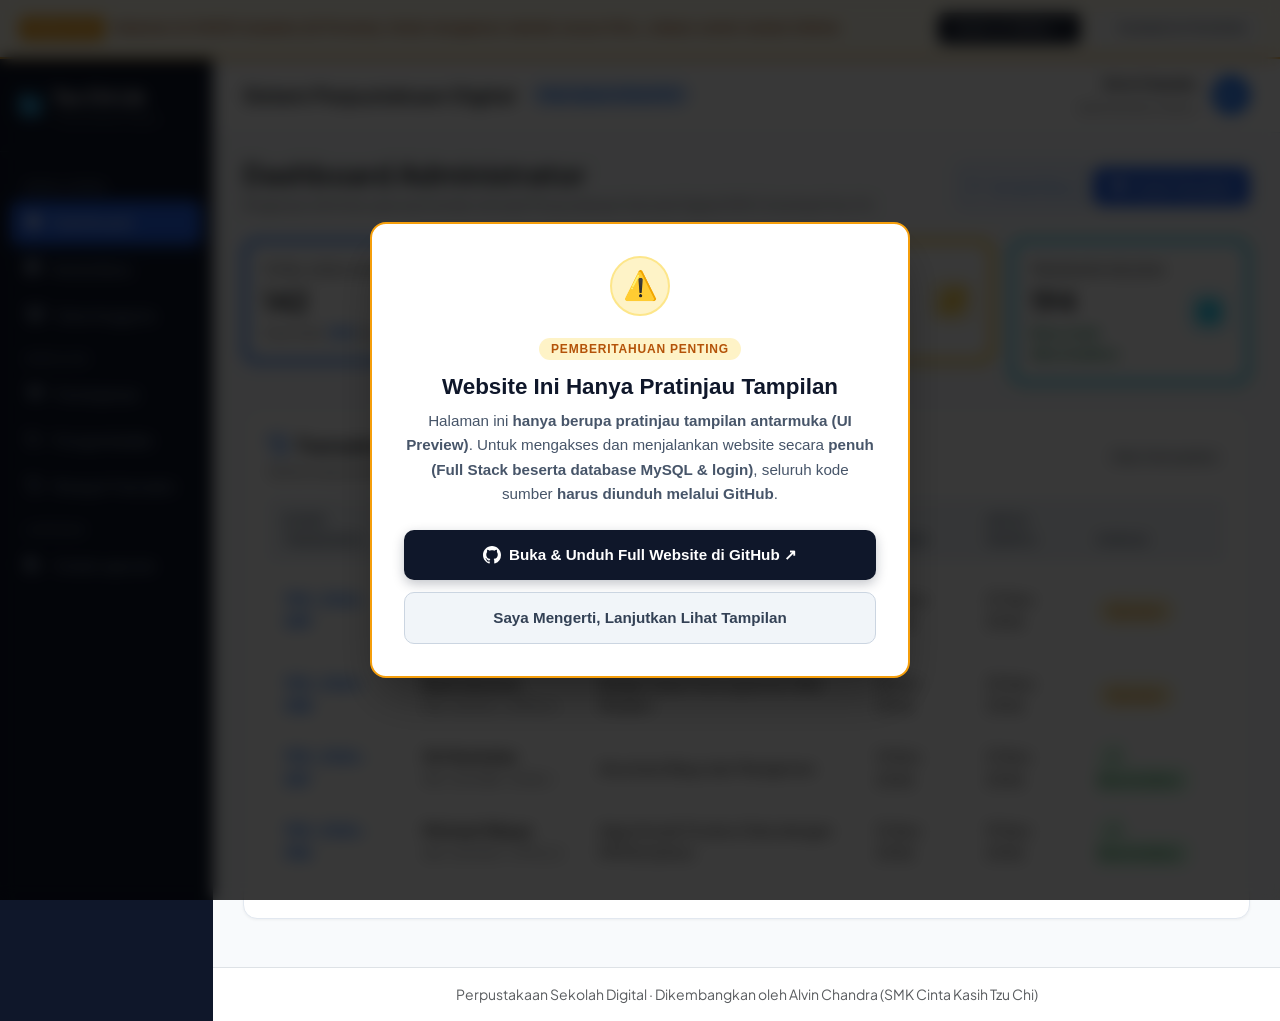
<file: previews/perpustakaan/index.html>
<!DOCTYPE html>
<html lang="id">
<head>
    <meta charset="UTF-8">
    <meta name="viewport" content="width=device-width, initial-scale=1.0">
    <title>Dashboard Administrator — Perpustakaan Digital SMK Cinta Kasih Tzu Chi</title>
    
    <!-- Google Fonts: Plus Jakarta Sans -->
    <link rel="preconnect" href="https://fonts.googleapis.com">
    <link rel="preconnect" href="https://fonts.gstatic.com" crossorigin>
    <link href="https://fonts.googleapis.com/css2?family=Plus+Jakarta+Sans:wght@300;400;500;600;700&display=swap" rel="stylesheet">
    
    <!-- Bootstrap 5.3 CSS -->
    <link href="https://cdn.jsdelivr.net/npm/bootstrap@5.3.3/dist/css/bootstrap.min.css" rel="stylesheet">
    
    <!-- Font Awesome 6 Icons -->
    <link rel="stylesheet" href="https://cdnjs.cloudflare.com/ajax/libs/font-awesome/6.4.2/css/all.min.css">

    <style>
        :root {
            --primary-color: #2563eb;
            --primary-hover: #1d4ed8;
            --sidebar-bg: #0f172a;
            --sidebar-hover: #1e293b;
            --accent-color: #38bdf8;
            --body-bg: #f8fafc;
        }

        body {
            font-family: 'Plus Jakarta Sans', sans-serif;
            background-color: var(--body-bg);
            color: #334155;
            min-height: 100vh;
        }

        .preview-topbar {
            background: #090d16;
            color: #fff;
            padding: 8px 16px;
            font-size: 13px;
            display: flex;
            justify-content: space-between;
            align-items: center;
            border-bottom: 1px solid rgba(255,255,255,0.1);
            position: sticky;
            top: 0;
            z-index: 9999;
        }
        .preview-topbar a {
            color: var(--accent-color);
            text-decoration: none;
            font-weight: 600;
        }
        .preview-topbar a:hover {
            text-decoration: underline;
        }

        .navbar-brand-custom {
            font-weight: 700;
            letter-spacing: -0.5px;
            display: flex;
            align-items: center;
            gap: 10px;
        }

        .sidebar-wrapper {
            background-color: var(--sidebar-bg);
            min-height: calc(100vh - 37px);
            color: #94a3b8;
            transition: all 0.3s;
        }

        .sidebar-brand {
            padding: 24px 20px;
            color: #ffffff;
            font-size: 1.15rem;
            font-weight: 700;
            display: flex;
            align-items: center;
            gap: 12px;
            border-bottom: 1px solid #1e293b;
        }

        .sidebar-brand i {
            color: var(--accent-color);
        }

        .sidebar-menu {
            list-style: none;
            padding: 16px 12px;
            margin: 0;
        }

        .sidebar-menu-header {
            font-size: 0.72rem;
            text-transform: uppercase;
            font-weight: 700;
            letter-spacing: 0.8px;
            color: #64748b;
            padding: 10px 12px 6px;
        }

        .sidebar-menu li a {
            display: flex;
            align-items: center;
            gap: 12px;
            padding: 10px 14px;
            color: #94a3b8;
            text-decoration: none;
            border-radius: 8px;
            font-size: 0.92rem;
            font-weight: 500;
            transition: all 0.2s;
            margin-bottom: 4px;
        }

        .sidebar-menu li a:hover {
            background-color: var(--sidebar-hover);
            color: #ffffff;
        }

        .sidebar-menu li a.active {
            background-color: var(--primary-color);
            color: #ffffff;
            box-shadow: 0 4px 12px rgba(37, 99, 235, 0.35);
        }

        .main-content {
            padding: 24px 30px;
        }

        .card-custom {
            background: #ffffff;
            border-radius: 14px;
            border: 1px solid #e2e8f0;
            box-shadow: 0 1px 3px rgba(0,0,0,0.05);
            transition: transform 0.2s, box-shadow 0.2s;
        }

        .card-custom:hover {
            transform: translateY(-2px);
            box-shadow: 0 8px 16px rgba(0,0,0,0.06);
        }

        .avatar-circle {
            width: 44px;
            height: 44px;
            border-radius: 12px;
            display: flex;
            align-items: center;
            justify-content: center;
        }

        .table-custom {
            border-collapse: separate;
            border-spacing: 0;
        }

        .table-custom thead th {
            background-color: #f1f5f9;
            color: #475569;
            font-weight: 600;
            font-size: 0.84rem;
            text-transform: uppercase;
            letter-spacing: 0.5px;
            border: none;
            padding: 12px 16px;
        }

        .table-custom tbody td {
            padding: 14px 16px;
            vertical-align: middle;
            border-bottom: 1px solid #f1f5f9;
            font-size: 0.92rem;
        }

        .badge-status-pinjam {
            background-color: #fef3c7;
            color: #d97706;
            font-weight: 600;
            padding: 6px 12px;
            border-radius: 30px;
            font-size: 0.8rem;
        }

        .badge-status-kembali {
            background-color: #dcfce7;
            color: #15803d;
            font-weight: 600;
            padding: 6px 12px;
            border-radius: 30px;
            font-size: 0.8rem;
        }

        .btn-primary-custom {
            background-color: var(--primary-color);
            border-color: var(--primary-color);
            color: white;
            font-weight: 500;
            border-radius: 8px;
            padding: 8px 16px;
            transition: all 0.2s;
        }

        .btn-primary-custom:hover {
            background-color: var(--primary-hover);
            border-color: var(--primary-hover);
            color: white;
        }

        .top-navbar {
            background-color: #ffffff;
            border-bottom: 1px solid #e2e8f0;
            padding: 14px 30px;
        }

        @media (max-width: 991.98px) {
            .sidebar-wrapper {
                min-height: auto;
            }
            .main-content {
                padding: 16px;
            }
        }
    </style>
</head>
<body>
    <!-- PREVIEW WARNING POPUP MODAL (DIRECT ON PAGE) -->
    <div id="preview-alert-modal" style="position: fixed; inset: 0; background: rgba(0, 0, 0, 0.78); backdrop-filter: blur(8px); -webkit-backdrop-filter: blur(8px); z-index: 999999; display: flex; align-items: center; justify-content: center; padding: 1.25rem; font-family: -apple-system, BlinkMacSystemFont, 'Segoe UI', Roboto, sans-serif;">
        <div style="background: #ffffff; color: #1e293b; max-width: 540px; width: 100%; border-radius: 16px; padding: 2rem; box-shadow: 0 25px 50px -12px rgba(0, 0, 0, 0.4); border: 2px solid #f59e0b; text-align: center;">
            <div style="width: 60px; height: 60px; margin: 0 auto 1.25rem; background: #fef3c7; border: 2px solid #fde68a; border-radius: 50%; display: flex; align-items: center; justify-content: center; font-size: 28px;">
                ⚠️
            </div>
            <span style="background: #fef3c7; color: #b45309; font-weight: 800; font-size: 12px; letter-spacing: 0.8px; padding: 4px 12px; border-radius: 20px; text-transform: uppercase;">Pemberitahuan Penting</span>
            <h2 style="font-size: 1.4rem; font-weight: 800; color: #0f172a; margin: 0.75rem 0 0.5rem; line-height: 1.3;">Website Ini Hanya Pratinjau Tampilan</h2>
            <p style="font-size: 0.95rem; color: #475569; line-height: 1.6; margin: 0 0 1.5rem;">
                Halaman ini <strong>hanya berupa pratinjau tampilan antarmuka (UI Preview)</strong>. Untuk mengakses dan menjalankan website secara <strong>penuh (Full Stack beserta database MySQL &amp; login)</strong>, seluruh kode sumber <strong>harus diunduh melalui GitHub</strong>.
            </p>
            <div style="display: flex; flex-direction: column; gap: 0.75rem;">
                <a href="https://github.com/Alvin-Chandra1/perpustakaan-sekolah-digital" target="_blank" style="background: #0f172a; color: #ffffff; padding: 0.85rem 1.25rem; border-radius: 10px; font-weight: 700; font-size: 0.95rem; text-decoration: none; display: flex; align-items: center; justify-content: center; gap: 8px; box-shadow: 0 4px 12px rgba(15, 23, 42, 0.25);">
                    <svg height="18" width="18" viewBox="0 0 16 16" fill="currentColor"><path d="M8 0C3.58 0 0 3.58 0 8c0 3.54 2.29 6.53 5.47 7.59.4.07.55-.17.55-.38 0-.19-.01-.82-.01-1.49-2.01.37-2.53-.49-2.69-.94-.09-.23-.48-.94-.82-1.13-.28-.15-.68-.52-.01-.53.63-.01 1.08.58 1.23.82.72 1.21 1.87.87 2.33.66.07-.52.28-.87.51-1.07-1.78-.2-3.64-.89-3.64-3.95 0-.87.31-1.59.82-2.15-.08-.2-.36-1.02.08-2.12 0 0 .67-.21 2.2.82.64-.18 1.32-.27 2-.27.68 0 1.36.09 2 .27 1.53-1.04 2.2-.82 2.2-.82.44 1.1.16 1.92.08 2.12.51.56.82 1.27.82 2.15 0 3.07-1.87 3.75-3.65 3.95.29.25.54.73.54 1.48 0 1.07-.01 1.93-.01 2.2 0 .21.15.46.55.38A8.013 8.013 0 0016 8c0-4.42-3.58-8-8-8z"></path></svg>
                    Buka &amp; Unduh Full Website di GitHub ↗
                </a>
                <button type="button" onclick="document.getElementById('preview-alert-modal').remove()" style="background: #f1f5f9; color: #334155; border: 1px solid #cbd5e1; padding: 0.85rem 1.25rem; border-radius: 10px; font-weight: 700; font-size: 0.95rem; cursor: pointer;">
                    Saya Mengerti, Lanjutkan Lihat Tampilan
                </button>
            </div>
        </div>
    </div>

    <!-- PROMINENT STICKY TOPBAR -->
    <div style="background: #fffbeb; color: #78350f; border-bottom: 2px solid #f59e0b; padding: 12px 20px; font-size: 13.5px; display: flex; justify-content: space-between; align-items: center; flex-wrap: wrap; gap: 12px; position: sticky; top: 0; z-index: 99998; font-family: -apple-system, BlinkMacSystemFont, 'Segoe UI', Roboto, sans-serif; box-shadow: 0 4px 10px rgba(0,0,0,0.06);">
        <div style="display: flex; align-items: center; gap: 10px;">
            <span style="background: #f59e0b; color: #ffffff; padding: 3px 8px; border-radius: 4px; font-weight: 800; font-size: 11px; letter-spacing: 0.5px;">PERHATIAN</span>
            <span style="font-weight: 600; color: #92400e;">Halaman ini HANYA tampilan (UI Preview). Untuk mengakses website secara FULL, silakan unduh melalui GitHub.</span>
        </div>
        <div style="display: flex; gap: 10px; align-items: center;">
            <a href="https://github.com/Alvin-Chandra1/perpustakaan-sekolah-digital" target="_blank" style="background: #0f172a; color: #ffffff; padding: 6px 14px; border-radius: 6px; font-weight: 700; font-size: 12.5px; text-decoration: none; display: inline-flex; align-items: center; gap: 6px;">
                Unduh di GitHub ↗
            </a>
            <a href="../../index.html#portofolio" style="background: #ffffff; color: #475569; border: 1px solid #cbd5e1; padding: 6px 12px; border-radius: 6px; font-weight: 600; font-size: 12.5px; text-decoration: none;">
                ← Kembali ke Portofolio
            </a>
        </div>
    </div>

    <div class="container-fluid p-0">
        <div class="row g-0">
            <!-- Sidebar -->
            <div class="col-lg-2 sidebar-wrapper d-none d-lg-block">
                <div class="sidebar-brand">
                    <i class="fa-solid fa-book-bookmark fs-4"></i>
                    <div>
                        <span>Tzu Chi Lib</span>
                        <small class="d-block text-secondary" style="font-size: 0.7rem; font-weight: 400;">Perpustakaan Digital</small>
                    </div>
                </div>

                <ul class="sidebar-menu">
                    <li class="sidebar-menu-header">Menu Utama</li>
                    <li>
                        <a href="#" class="active">
                            <i class="fa-solid fa-gauge-high"></i>
                            <span>Dashboard</span>
                        </a>
                    </li>
                    <li>
                        <a href="#">
                            <i class="fa-solid fa-book"></i>
                            <span>Kelola Buku</span>
                        </a>
                    </li>
                    <li>
                        <a href="#">
                            <i class="fa-solid fa-users"></i>
                            <span>Data Anggota</span>
                        </a>
                    </li>
                    <li class="sidebar-menu-header">Sirkulasi</li>
                    <li>
                        <a href="#">
                            <i class="fa-solid fa-cart-plus"></i>
                            <span>Peminjaman</span>
                        </a>
                    </li>
                    <li>
                        <a href="#">
                            <i class="fa-solid fa-arrow-rotate-left"></i>
                            <span>Pengembalian</span>
                        </a>
                    </li>
                    <li>
                        <a href="#">
                            <i class="fa-solid fa-clock-rotate-left"></i>
                            <span>Riwayat Transaksi</span>
                        </a>
                    </li>
                    <li class="sidebar-menu-header">Laporan</li>
                    <li>
                        <a href="#">
                            <i class="fa-solid fa-file-pdf"></i>
                            <span>Cetak Laporan</span>
                        </a>
                    </li>
                </ul>
            </div>

            <!-- Content Area -->
            <div class="col-lg-10 d-flex flex-column" style="min-height: calc(100vh - 37px);">
                <!-- Top Navbar -->
                <nav class="top-navbar d-flex justify-content-between align-items-center">
                    <div class="d-flex align-items-center gap-3">
                        <span class="fs-5 fw-bold text-dark">Sistem Perpustakaan Digital</span>
                        <span class="badge bg-primary-subtle text-primary border border-primary-subtle rounded-pill">Tahun Ajaran 2026/2027</span>
                    </div>

                    <div class="d-flex align-items-center gap-3">
                        <div class="text-end d-none d-sm-block">
                            <div class="fw-bold text-dark small">Alvin Chandra</div>
                            <small class="text-muted" style="font-size: 0.75rem;">Administrator Utama</small>
                        </div>
                        <div class="rounded-circle bg-primary text-white d-flex align-items-center justify-content-center fw-bold" style="width: 38px; height: 38px;">
                            AC
                        </div>
                    </div>
                </nav>

                <!-- Main Content -->
                <div class="main-content flex-grow-1">
                    <div class="d-flex justify-content-between align-items-center mb-4 flex-wrap gap-2">
                        <div>
                            <h3 class="fw-bold mb-1 text-dark">Dashboard Administrator</h3>
                            <p class="text-muted mb-0 small">Ringkasan aktivitas operasional dan sirkulasi Perpustakaan Sekolah Digital SMK Cinta Kasih Tzu Chi</p>
                        </div>
                        <div class="d-flex gap-2">
                            <button class="btn btn-outline-primary btn-sm"><i class="fa-solid fa-plus me-1"></i> Tambah Buku</button>
                            <button class="btn btn-primary-custom btn-sm"><i class="fa-solid fa-cart-plus me-1"></i> Catat Transaksi</button>
                        </div>
                    </div>

                    <!-- Statistik Cards -->
                    <div class="row g-3 mb-4">
                        <div class="col-sm-6 col-xl-3">
                            <div class="card card-custom p-3 border-start border-4 border-primary">
                                <div class="d-flex justify-content-between align-items-center">
                                    <div>
                                        <div class="text-muted small fw-semibold text-uppercase">Total Judul Buku</div>
                                        <h3 class="fw-bold my-1 text-dark">142</h3>
                                        <div class="small text-muted">Stok fisik: <span class="fw-bold text-primary">580</span> eks.</div>
                                    </div>
                                    <div class="avatar-circle bg-primary-subtle text-primary fs-4">
                                        <i class="fa-solid fa-book"></i>
                                    </div>
                                </div>
                            </div>
                        </div>

                        <div class="col-sm-6 col-xl-3">
                            <div class="card card-custom p-3 border-start border-4 border-success">
                                <div class="d-flex justify-content-between align-items-center">
                                    <div>
                                        <div class="text-muted small fw-semibold text-uppercase">Anggota Siswa</div>
                                        <h3 class="fw-bold my-1 text-dark">326</h3>
                                        <div class="small text-muted">Siswa terdaftar aktif</div>
                                    </div>
                                    <div class="avatar-circle bg-success-subtle text-success fs-4">
                                        <i class="fa-solid fa-users"></i>
                                    </div>
                                </div>
                            </div>
                        </div>

                        <div class="col-sm-6 col-xl-3">
                            <div class="card card-custom p-3 border-start border-4 border-warning">
                                <div class="d-flex justify-content-between align-items-center">
                                    <div>
                                        <div class="text-muted small fw-semibold text-uppercase">Buku Dipinjam</div>
                                        <h3 class="fw-bold my-1 text-dark">28</h3>
                                        <div class="small text-warning fw-semibold">Perlu pengembalian</div>
                                    </div>
                                    <div class="avatar-circle bg-warning-subtle text-warning fs-4">
                                        <i class="fa-solid fa-hand-holding-hand"></i>
                                    </div>
                                </div>
                            </div>
                        </div>

                        <div class="col-sm-6 col-xl-3">
                            <div class="card card-custom p-3 border-start border-4 border-info">
                                <div class="d-flex justify-content-between align-items-center">
                                    <div>
                                        <div class="text-muted small fw-semibold text-uppercase">Transaksi Selesai</div>
                                        <h3 class="fw-bold my-1 text-dark">194</h3>
                                        <div class="small text-success fw-semibold">Buku telah dikembalikan</div>
                                    </div>
                                    <div class="avatar-circle bg-info-subtle text-info fs-4">
                                        <i class="fa-solid fa-circle-check"></i>
                                    </div>
                                </div>
                            </div>
                        </div>
                    </div>

                    <!-- Transaksi Terbaru Table -->
                    <div class="card card-custom p-4 mb-4">
                        <div class="d-flex justify-content-between align-items-center mb-3">
                            <div>
                                <h5 class="fw-bold mb-1 text-dark"><i class="fa-solid fa-clock-rotate-left me-2 text-primary"></i>Transaksi Sirkulasi Terbaru</h5>
                                <p class="text-muted small mb-0">Daftar siswa yang sedang meminjam atau mengembalikan buku</p>
                            </div>
                            <span class="badge bg-light text-secondary border">Real-time update</span>
                        </div>

                        <div class="table-responsive">
                            <table class="table table-custom align-middle">
                                <thead>
                                    <tr>
                                        <th>Kode Transaksi</th>
                                        <th>Nama Siswa (Peminjam)</th>
                                        <th>Judul Buku</th>
                                        <th>Tgl Pinjam</th>
                                        <th>Jatuh Tempo</th>
                                        <th>Status</th>
                                    </tr>
                                </thead>
                                <tbody>
                                    <tr>
                                        <td><span class="fw-bold text-primary">TRX-2026-089</span></td>
                                        <td>
                                            <div class="fw-semibold">Jessica Angelina</div>
                                            <small class="text-muted">NIS: 1021045 · XII PPLG 2</small>
                                        </td>
                                        <td>Clean Code: A Handbook of Agile Software</td>
                                        <td>20 Nov 2026</td>
                                        <td>27 Nov 2026</td>
                                        <td><span class="badge-status-pinjam">Dipinjam</span></td>
                                    </tr>
                                    <tr>
                                        <td><span class="fw-bold text-primary">TRX-2026-088</span></td>
                                        <td>
                                            <div class="fw-semibold">Budi Santoso</div>
                                            <small class="text-muted">NIS: 1021012 · XI PPLG 1</small>
                                        </td>
                                        <td>Belajar Dasar Pemrograman Web Modern</td>
                                        <td>18 Nov 2026</td>
                                        <td>25 Nov 2026</td>
                                        <td><span class="badge-status-pinjam">Dipinjam</span></td>
                                    </tr>
                                    <tr>
                                        <td><span class="fw-bold text-primary">TRX-2026-087</span></td>
                                        <td>
                                            <div class="fw-semibold">Siti Nurhaliza</div>
                                            <small class="text-muted">NIS: 1021088 · XII AKL 1</small>
                                        </td>
                                        <td>Akuntansi Biaya dan Manajemen</td>
                                        <td>14 Nov 2026</td>
                                        <td>21 Nov 2026</td>
                                        <td><span class="badge-status-kembali"><i class="fa-solid fa-check me-1"></i>Dikembalikan</span></td>
                                    </tr>
                                    <tr>
                                        <td><span class="fw-bold text-primary">TRX-2026-086</span></td>
                                        <td>
                                            <div class="fw-semibold">Michael Wijaya</div>
                                            <small class="text-muted">NIS: 1021004 · X PPLG 2</small>
                                        </td>
                                        <td>Algoritma & Struktur Data dengan PHP & Python</td>
                                        <td>12 Nov 2026</td>
                                        <td>19 Nov 2026</td>
                                        <td><span class="badge-status-kembali"><i class="fa-solid fa-check me-1"></i>Dikembalikan</span></td>
                                    </tr>
                                </tbody>
                            </table>
                        </div>
                    </div>
                </div>

                <!-- Footer -->
                <footer class="bg-white border-top py-3 text-center text-muted small mt-auto">
                    Perpustakaan Sekolah Digital · Dikembangkan oleh Alvin Chandra (SMK Cinta Kasih Tzu Chi)
                </footer>
            </div>
        </div>
    </div>
</body>
</html>
</file>
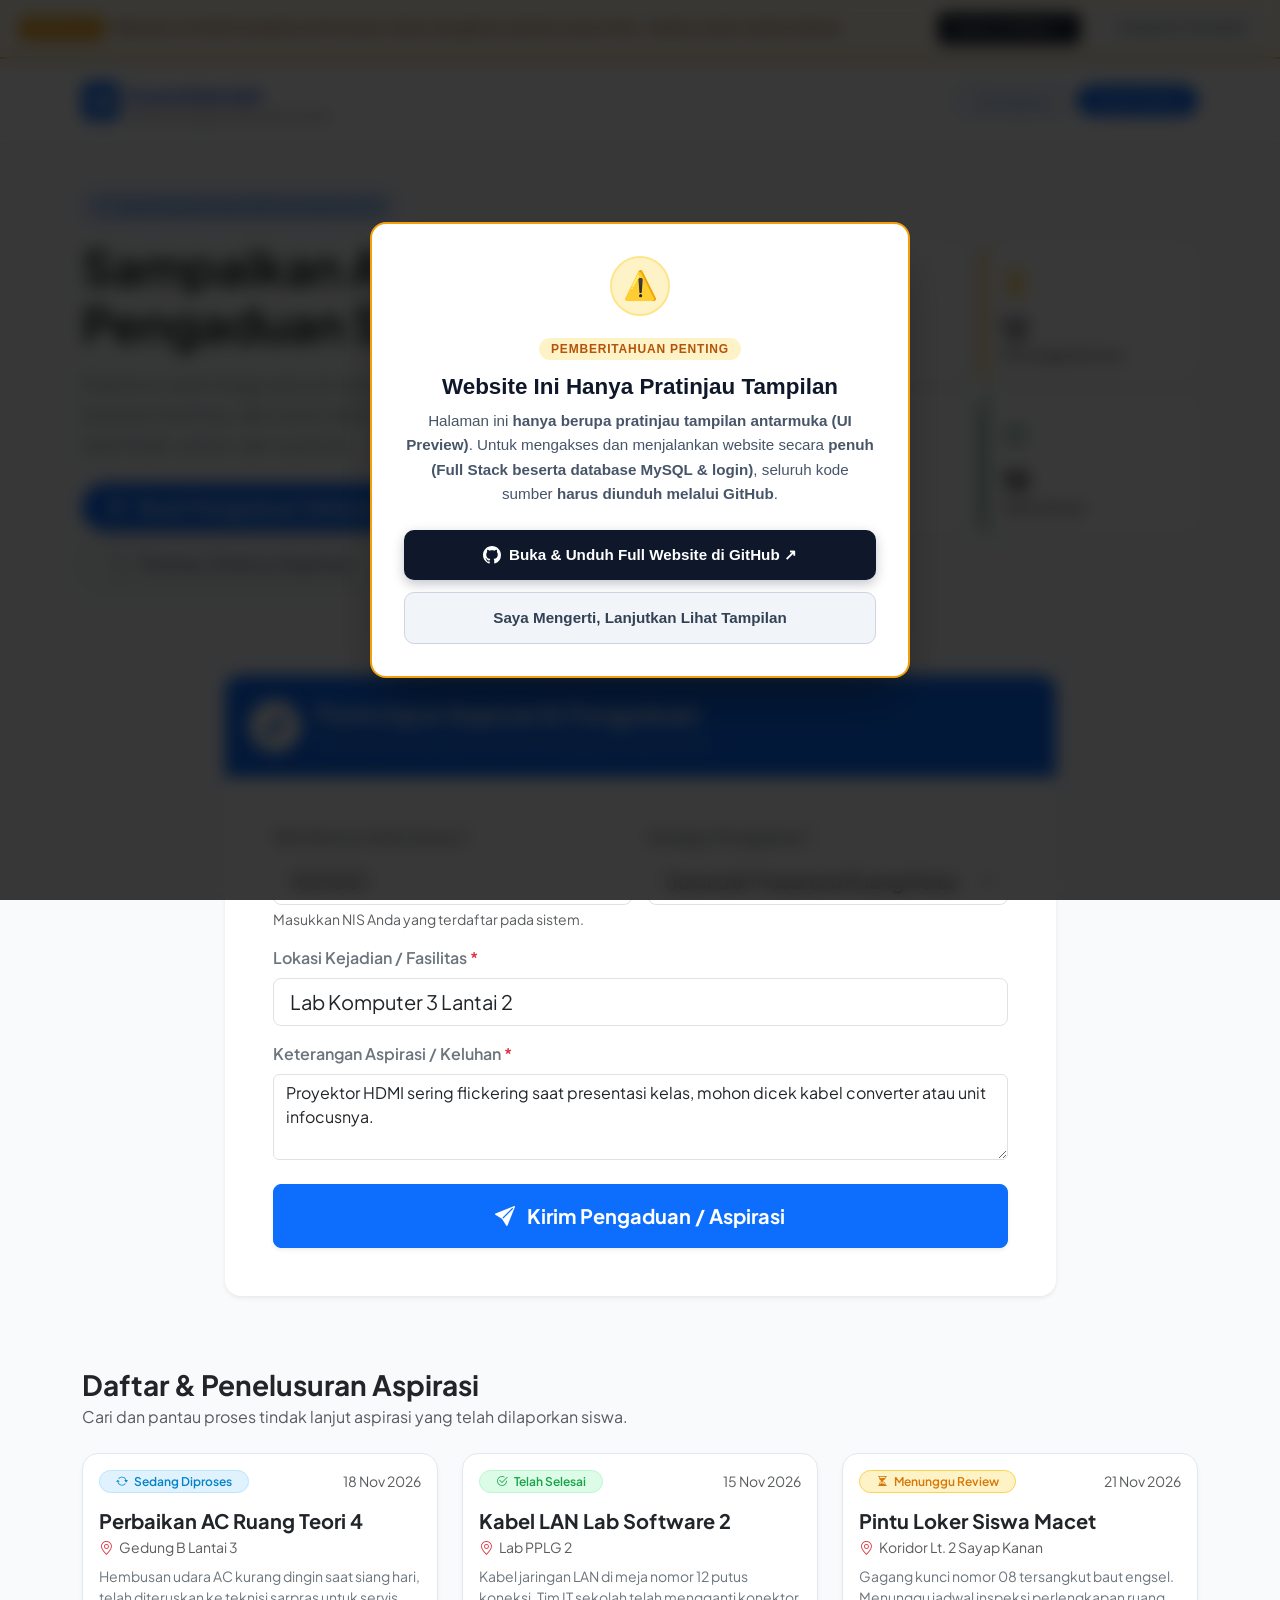
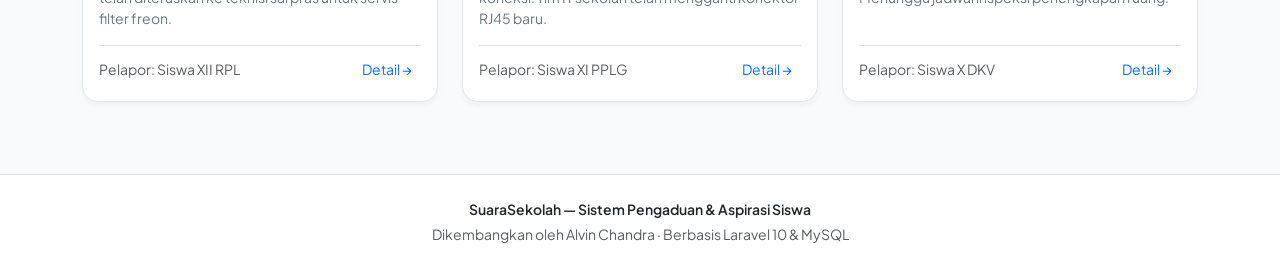
<file: previews/suara-sekolah/index.html>
<!DOCTYPE html>
<html lang="id">
<head>
    <meta charset="UTF-8">
    <meta name="viewport" content="width=device-width, initial-scale=1.0">
    <title>SuaraSekolah — Layanan Pengaduan & Aspirasi Siswa</title>
    <!-- Fonts & Icons -->
    <link rel="preconnect" href="https://fonts.googleapis.com">
    <link rel="preconnect" href="https://fonts.gstatic.com" crossorigin>
    <link href="https://fonts.googleapis.com/css2?family=Plus+Jakarta+Sans:wght@300;400;500;600;700;800&display=swap" rel="stylesheet">
    <link rel="stylesheet" href="https://cdn.jsdelivr.net/npm/bootstrap-icons@1.11.3/font/bootstrap-icons.min.css">
    <!-- Bootstrap 5 CSS -->
    <link href="https://cdn.jsdelivr.net/npm/bootstrap@5.3.3/dist/css/bootstrap.min.css" rel="stylesheet">
    <style>
        body {
            font-family: 'Plus Jakarta Sans', sans-serif;
            background-color: #f8fafc;
            color: #334155;
            min-height: 100vh;
            display: flex;
            flex-direction: column;
        }
        .preview-topbar {
            background: #0f172a;
            color: #fff;
            padding: 8px 16px;
            font-size: 13px;
            display: flex;
            justify-content: space-between;
            align-items: center;
            border-bottom: 1px solid rgba(255,255,255,0.1);
            position: sticky;
            top: 0;
            z-index: 9999;
        }
        .preview-topbar a {
            color: #38bdf8;
            text-decoration: none;
            font-weight: 600;
        }
        .preview-topbar a:hover {
            text-decoration: underline;
        }
        .navbar-brand-custom {
            font-weight: 800;
            background: linear-gradient(135deg, #2563eb, #1d4ed8);
            -webkit-background-clip: text;
            -webkit-text-fill-color: transparent;
        }
        .badge-menunggu {
            background-color: #fef3c7;
            color: #d97706;
            border: 1px solid #fcd34d;
        }
        .badge-proses {
            background-color: #e0f2fe;
            color: #0284c7;
            border: 1px solid #bae6fd;
        }
        .badge-selesai {
            background-color: #dcfce7;
            color: #16a34a;
            border: 1px solid #bbf7d0;
        }
        .card-custom {
            border: 1px solid #e2e8f0;
            border-radius: 1rem;
            box-shadow: 0 4px 6px -1px rgba(0, 0, 0, 0.05);
            transition: transform 0.2s, box-shadow 0.2s;
        }
        .card-custom:hover {
            transform: translateY(-2px);
            box-shadow: 0 10px 15px -3px rgba(0, 0, 0, 0.07);
        }
        footer {
            margin-top: auto;
        }
    </style>
</head>
<body>
    <!-- PREVIEW WARNING POPUP MODAL (DIRECT ON PAGE) -->
    <div id="preview-alert-modal" style="position: fixed; inset: 0; background: rgba(0, 0, 0, 0.78); backdrop-filter: blur(8px); -webkit-backdrop-filter: blur(8px); z-index: 999999; display: flex; align-items: center; justify-content: center; padding: 1.25rem; font-family: -apple-system, BlinkMacSystemFont, 'Segoe UI', Roboto, sans-serif;">
        <div style="background: #ffffff; color: #1e293b; max-width: 540px; width: 100%; border-radius: 16px; padding: 2rem; box-shadow: 0 25px 50px -12px rgba(0, 0, 0, 0.4); border: 2px solid #f59e0b; text-align: center;">
            <div style="width: 60px; height: 60px; margin: 0 auto 1.25rem; background: #fef3c7; border: 2px solid #fde68a; border-radius: 50%; display: flex; align-items: center; justify-content: center; font-size: 28px;">
                ⚠️
            </div>
            <span style="background: #fef3c7; color: #b45309; font-weight: 800; font-size: 12px; letter-spacing: 0.8px; padding: 4px 12px; border-radius: 20px; text-transform: uppercase;">Pemberitahuan Penting</span>
            <h2 style="font-size: 1.4rem; font-weight: 800; color: #0f172a; margin: 0.75rem 0 0.5rem; line-height: 1.3;">Website Ini Hanya Pratinjau Tampilan</h2>
            <p style="font-size: 0.95rem; color: #475569; line-height: 1.6; margin: 0 0 1.5rem;">
                Halaman ini <strong>hanya berupa pratinjau tampilan antarmuka (UI Preview)</strong>. Untuk mengakses dan menjalankan website secara <strong>penuh (Full Stack beserta database MySQL &amp; login)</strong>, seluruh kode sumber <strong>harus diunduh melalui GitHub</strong>.
            </p>
            <div style="display: flex; flex-direction: column; gap: 0.75rem;">
                <a href="https://github.com/Alvin-Chandra1/pengaduan-sekolah" target="_blank" style="background: #0f172a; color: #ffffff; padding: 0.85rem 1.25rem; border-radius: 10px; font-weight: 700; font-size: 0.95rem; text-decoration: none; display: flex; align-items: center; justify-content: center; gap: 8px; box-shadow: 0 4px 12px rgba(15, 23, 42, 0.25);">
                    <svg height="18" width="18" viewBox="0 0 16 16" fill="currentColor"><path d="M8 0C3.58 0 0 3.58 0 8c0 3.54 2.29 6.53 5.47 7.59.4.07.55-.17.55-.38 0-.19-.01-.82-.01-1.49-2.01.37-2.53-.49-2.69-.94-.09-.23-.48-.94-.82-1.13-.28-.15-.68-.52-.01-.53.63-.01 1.08.58 1.23.82.72 1.21 1.87.87 2.33.66.07-.52.28-.87.51-1.07-1.78-.2-3.64-.89-3.64-3.95 0-.87.31-1.59.82-2.15-.08-.2-.36-1.02.08-2.12 0 0 .67-.21 2.2.82.64-.18 1.32-.27 2-.27.68 0 1.36.09 2 .27 1.53-1.04 2.2-.82 2.2-.82.44 1.1.16 1.92.08 2.12.51.56.82 1.27.82 2.15 0 3.07-1.87 3.75-3.65 3.95.29.25.54.73.54 1.48 0 1.07-.01 1.93-.01 2.2 0 .21.15.46.55.38A8.013 8.013 0 0016 8c0-4.42-3.58-8-8-8z"></path></svg>
                    Buka &amp; Unduh Full Website di GitHub ↗
                </a>
                <button type="button" onclick="document.getElementById('preview-alert-modal').remove()" style="background: #f1f5f9; color: #334155; border: 1px solid #cbd5e1; padding: 0.85rem 1.25rem; border-radius: 10px; font-weight: 700; font-size: 0.95rem; cursor: pointer;">
                    Saya Mengerti, Lanjutkan Lihat Tampilan
                </button>
            </div>
        </div>
    </div>

    <!-- PROMINENT STICKY TOPBAR -->
    <div style="background: #fffbeb; color: #78350f; border-bottom: 2px solid #f59e0b; padding: 12px 20px; font-size: 13.5px; display: flex; justify-content: space-between; align-items: center; flex-wrap: wrap; gap: 12px; position: sticky; top: 0; z-index: 99998; font-family: -apple-system, BlinkMacSystemFont, 'Segoe UI', Roboto, sans-serif; box-shadow: 0 4px 10px rgba(0,0,0,0.06);">
        <div style="display: flex; align-items: center; gap: 10px;">
            <span style="background: #f59e0b; color: #ffffff; padding: 3px 8px; border-radius: 4px; font-weight: 800; font-size: 11px; letter-spacing: 0.5px;">PERHATIAN</span>
            <span style="font-weight: 600; color: #92400e;">Halaman ini HANYA tampilan (UI Preview). Untuk mengakses website secara FULL, silakan unduh melalui GitHub.</span>
        </div>
        <div style="display: flex; gap: 10px; align-items: center;">
            <a href="https://github.com/Alvin-Chandra1/pengaduan-sekolah" target="_blank" style="background: #0f172a; color: #ffffff; padding: 6px 14px; border-radius: 6px; font-weight: 700; font-size: 12.5px; text-decoration: none; display: inline-flex; align-items: center; gap: 6px;">
                Unduh di GitHub ↗
            </a>
            <a href="../../index.html#portofolio" style="background: #ffffff; color: #475569; border: 1px solid #cbd5e1; padding: 6px 12px; border-radius: 6px; font-weight: 600; font-size: 12.5px; text-decoration: none;">
                ← Kembali ke Portofolio
            </a>
        </div>
    </div>

    <!-- Navbar -->
    <nav class="navbar navbar-expand-lg bg-white border-bottom sticky-top py-3">
        <div class="container">
            <a class="navbar-brand d-flex align-items-center gap-2" href="#">
                <div class="bg-primary text-white rounded-3 p-2 d-flex align-items-center justify-content-center shadow-sm" style="width: 38px; height: 38px;">
                    <i class="bi bi-megaphone-fill"></i>
                </div>
                <div>
                    <span class="fs-5 fw-bold navbar-brand-custom">SuaraSekolah</span>
                    <small class="d-block text-muted" style="font-size: 0.72rem; line-height: 1;">Aplikasi Pengaduan & Aspirasi Siswa</small>
                </div>
            </a>
            <div class="d-flex align-items-center gap-2">
                <a href="#form-pengaduan" class="btn btn-outline-primary btn-sm rounded-pill px-3">Tulis Aspirasi</a>
                <a href="#" class="btn btn-primary btn-sm rounded-pill px-3">Masuk Admin</a>
            </div>
        </div>
    </nav>

    <div class="container py-4 flex-grow-1">
        <!-- Hero Section -->
        <div class="row align-items-center mb-5 py-4 g-4">
            <div class="col-lg-7">
                <span class="badge bg-primary-subtle text-primary border border-primary-subtle px-3 py-2 rounded-pill fw-semibold mb-3">
                    <i class="bi bi-shield-check me-1"></i> Suara & Aspirasi Siswa SMK Cinta Kasih Tzu Chi
                </span>
                <h1 class="display-5 fw-bold text-dark tracking-tight mb-3">
                    Sampaikan Aspirasi & Pengaduan Sekolah Anda
                </h1>
                <p class="lead text-secondary mb-4">
                    Platform resmi bagi seluruh siswa untuk menyampaikan aspirasi, keluhan fasilitas, dan saran demi kemajuan lingkungan sekolah yang lebih baik, aman, dan nyaman.
                </p>
                <div class="d-flex flex-wrap gap-2">
                    <a href="#form-pengaduan" class="btn btn-primary btn-lg rounded-pill px-4 fw-semibold shadow-sm">
                        <i class="bi bi-pencil-square me-2"></i> Buat Pengaduan Sekarang
                    </a>
                    <a href="#daftar-aspirasi" class="btn btn-outline-secondary btn-lg rounded-pill px-4 fw-semibold">
                        <i class="bi bi-search me-2"></i> Pantau Status Aspirasi
                    </a>
                </div>
            </div>
            <div class="col-lg-5">
                <div class="row g-3">
                    <div class="col-6">
                        <div class="card border-0 shadow-sm rounded-4 p-3 bg-white h-100 border-start border-primary border-4">
                            <div class="text-primary mb-2"><i class="bi bi-collection fs-3"></i></div>
                            <h3 class="fw-bold mb-0 text-dark">48</h3>
                            <small class="text-muted fw-semibold">Total Pengaduan</small>
                        </div>
                    </div>
                    <div class="col-6">
                        <div class="card border-0 shadow-sm rounded-4 p-3 bg-white h-100 border-start border-warning border-4">
                            <div class="text-warning mb-2"><i class="bi bi-hourglass-split fs-3"></i></div>
                            <h3 class="fw-bold mb-0 text-dark">12</h3>
                            <small class="text-muted fw-semibold">Menunggu Review</small>
                        </div>
                    </div>
                    <div class="col-6">
                        <div class="card border-0 shadow-sm rounded-4 p-3 bg-white h-100 border-start border-info border-4">
                            <div class="text-info mb-2"><i class="bi bi-arrow-repeat fs-3"></i></div>
                            <h3 class="fw-bold mb-0 text-dark">18</h3>
                            <small class="text-muted fw-semibold">Sedang Diproses</small>
                        </div>
                    </div>
                    <div class="col-6">
                        <div class="card border-0 shadow-sm rounded-4 p-3 bg-white h-100 border-start border-success border-4">
                            <div class="text-success mb-2"><i class="bi bi-check2-circle fs-3"></i></div>
                            <h3 class="fw-bold mb-0 text-dark">18</h3>
                            <small class="text-muted fw-semibold">Telah Selesai</small>
                        </div>
                    </div>
                </div>
            </div>
        </div>

        <!-- Form Pengaduan -->
        <div id="form-pengaduan" class="row justify-content-center mb-5 pt-3">
            <div class="col-lg-9">
                <div class="card border-0 shadow-sm rounded-4 bg-white overflow-hidden">
                    <div class="bg-primary text-white p-4">
                        <div class="d-flex align-items-center gap-3">
                            <div class="bg-white text-primary rounded-circle p-3 d-flex align-items-center justify-content-center shadow-sm" style="width: 52px; height: 52px;">
                                <i class="bi bi-pencil-fill fs-4"></i>
                            </div>
                            <div>
                                <h4 class="fw-bold mb-1">Form Input Aspirasi & Pengaduan</h4>
                                <p class="mb-0 text-white-50 small">Pastikan NIS Anda sudah terdaftar di database siswa sekolah.</p>
                            </div>
                        </div>
                    </div>

                    <div class="card-body p-4 p-md-5">
                        <form onsubmit="alert('Pratinjau Demo: Data formulir berhasil disimulasikan!'); return false;">
                            <div class="row g-3">
                                <div class="col-md-6">
                                    <label class="form-label fw-semibold text-secondary">
                                        NIS (Nomor Induk Siswa) <span class="text-danger">*</span>
                                    </label>
                                    <input type="number" class="form-control form-control-lg" value="1021001" placeholder="Contoh: 1021001" required>
                                    <div class="form-text small">Masukkan NIS Anda yang terdaftar pada sistem.</div>
                                </div>

                                <div class="col-md-6">
                                    <label class="form-label fw-semibold text-secondary">
                                        Kategori Pengaduan <span class="text-danger">*</span>
                                    </label>
                                    <select class="form-select form-select-lg" required>
                                        <option value="">-- Pilih Kategori --</option>
                                        <option value="1" selected>Sarana & Prasarana Ruang Kelas</option>
                                        <option value="2">Laboratorium Komputer & Jaringan</option>
                                        <option value="3">Kebersihan & Fasilitas Umum</option>
                                        <option value="4">Kegiatan Pembelajaran & Kurikulum</option>
                                    </select>
                                </div>

                                <div class="col-12">
                                    <label class="form-label fw-semibold text-secondary">
                                        Lokasi Kejadian / Fasilitas <span class="text-danger">*</span>
                                    </label>
                                    <input type="text" class="form-control form-control-lg" value="Lab Komputer 3 Lantai 2" placeholder="Contoh: Kelas XII RPL 1, Lab Komputer 2" required>
                                </div>

                                <div class="col-12">
                                    <label class="form-label fw-semibold text-secondary">
                                        Keterangan Aspirasi / Keluhan <span class="text-danger">*</span>
                                    </label>
                                    <textarea class="form-control" rows="3" placeholder="Jelaskan secara jelas dan rinci keluhan atau aspirasi yang ingin disampaikan..." required>Proyektor HDMI sering flickering saat presentasi kelas, mohon dicek kabel converter atau unit infocusnya.</textarea>
                                </div>

                                <div class="col-12 mt-4">
                                    <button type="submit" class="btn btn-primary btn-lg w-100 py-3 rounded-3 fw-bold shadow-sm">
                                        <i class="bi bi-send-fill me-2"></i> Kirim Pengaduan / Aspirasi
                                    </button>
                                </div>
                            </div>
                        </form>
                    </div>
                </div>
            </div>
        </div>

        <!-- Daftar & Penelusuran Aspirasi -->
        <div id="daftar-aspirasi" class="pt-4">
            <div class="d-flex flex-column flex-md-row justify-content-between align-items-md-center mb-4 gap-2">
                <div>
                    <h3 class="fw-bold mb-1 text-dark">Daftar & Penelusuran Aspirasi</h3>
                    <p class="text-muted mb-0">Cari dan pantau proses tindak lanjut aspirasi yang telah dilaporkan siswa.</p>
                </div>
            </div>

            <!-- Cards Aspirasi -->
            <div class="row g-4 mb-5">
                <!-- Item 1 -->
                <div class="col-md-6 col-lg-4">
                    <div class="card card-custom h-100 bg-white p-3 d-flex flex-column">
                        <div class="d-flex justify-content-between align-items-center mb-2">
                            <span class="badge badge-proses px-3 py-1 rounded-pill fw-semibold">
                                <i class="bi bi-arrow-repeat me-1"></i> Sedang Diproses
                            </span>
                            <small class="text-muted">18 Nov 2026</small>
                        </div>
                        <h5 class="fw-bold text-dark mt-2 mb-1">Perbaikan AC Ruang Teori 4</h5>
                        <p class="text-muted small mb-2"><i class="bi bi-geo-alt me-1 text-danger"></i> Gedung B Lantai 3</p>
                        <p class="text-secondary small mb-3 flex-grow-1">Hembusan udara AC kurang dingin saat siang hari, telah diteruskan ke teknisi sarpras untuk servis filter freon.</p>
                        <div class="border-top pt-2 d-flex justify-content-between align-items-center">
                            <span class="small text-muted">Pelapor: Siswa XII RPL</span>
                            <button class="btn btn-sm btn-link text-decoration-none">Detail →</button>
                        </div>
                    </div>
                </div>

                <!-- Item 2 -->
                <div class="col-md-6 col-lg-4">
                    <div class="card card-custom h-100 bg-white p-3 d-flex flex-column">
                        <div class="d-flex justify-content-between align-items-center mb-2">
                            <span class="badge badge-selesai px-3 py-1 rounded-pill fw-semibold">
                                <i class="bi bi-check2-circle me-1"></i> Telah Selesai
                            </span>
                            <small class="text-muted">15 Nov 2026</small>
                        </div>
                        <h5 class="fw-bold text-dark mt-2 mb-1">Kabel LAN Lab Software 2</h5>
                        <p class="text-muted small mb-2"><i class="bi bi-geo-alt me-1 text-danger"></i> Lab PPLG 2</p>
                        <p class="text-secondary small mb-3 flex-grow-1">Kabel jaringan LAN di meja nomor 12 putus koneksi. Tim IT sekolah telah mengganti konektor RJ45 baru.</p>
                        <div class="border-top pt-2 d-flex justify-content-between align-items-center">
                            <span class="small text-muted">Pelapor: Siswa XI PPLG</span>
                            <button class="btn btn-sm btn-link text-decoration-none">Detail →</button>
                        </div>
                    </div>
                </div>

                <!-- Item 3 -->
                <div class="col-md-6 col-lg-4">
                    <div class="card card-custom h-100 bg-white p-3 d-flex flex-column">
                        <div class="d-flex justify-content-between align-items-center mb-2">
                            <span class="badge badge-menunggu px-3 py-1 rounded-pill fw-semibold">
                                <i class="bi bi-hourglass-split me-1"></i> Menunggu Review
                            </span>
                            <small class="text-muted">21 Nov 2026</small>
                        </div>
                        <h5 class="fw-bold text-dark mt-2 mb-1">Pintu Loker Siswa Macet</h5>
                        <p class="text-muted small mb-2"><i class="bi bi-geo-alt me-1 text-danger"></i> Koridor Lt. 2 Sayap Kanan</p>
                        <p class="text-secondary small mb-3 flex-grow-1">Gagang kunci nomor 08 tersangkut baut engsel. Menunggu jadwal inspeksi perlengkapan ruang.</p>
                        <div class="border-top pt-2 d-flex justify-content-between align-items-center">
                            <span class="small text-muted">Pelapor: Siswa X DKV</span>
                            <button class="btn btn-sm btn-link text-decoration-none">Detail →</button>
                        </div>
                    </div>
                </div>
            </div>
        </div>
    </div>

    <!-- Footer -->
    <footer class="bg-white border-top py-4 text-center text-muted small">
        <div class="container">
            <p class="mb-1 fw-semibold text-dark">SuaraSekolah — Sistem Pengaduan & Aspirasi Siswa</p>
            <p class="mb-0">Dikembangkan oleh Alvin Chandra · Berbasis Laravel 10 & MySQL</p>
        </div>
    </footer>
</body>
</html>
</file>
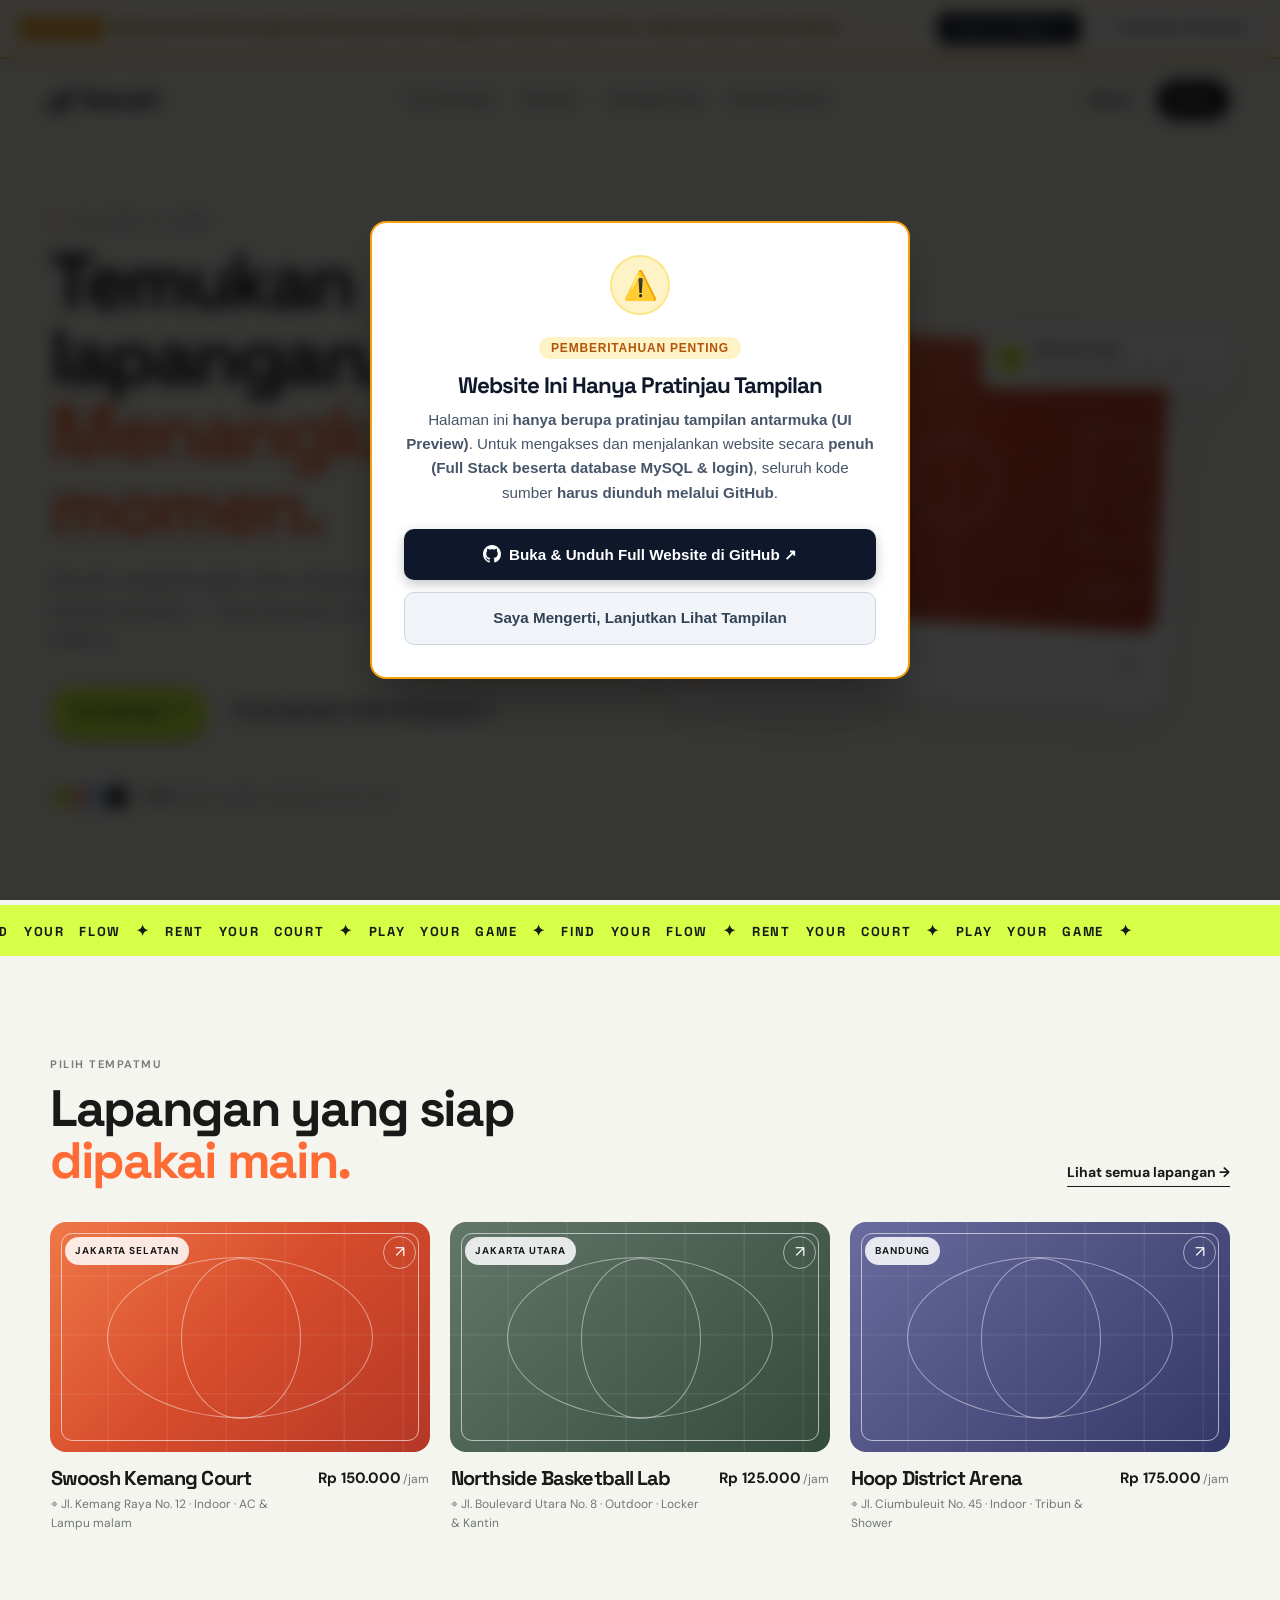
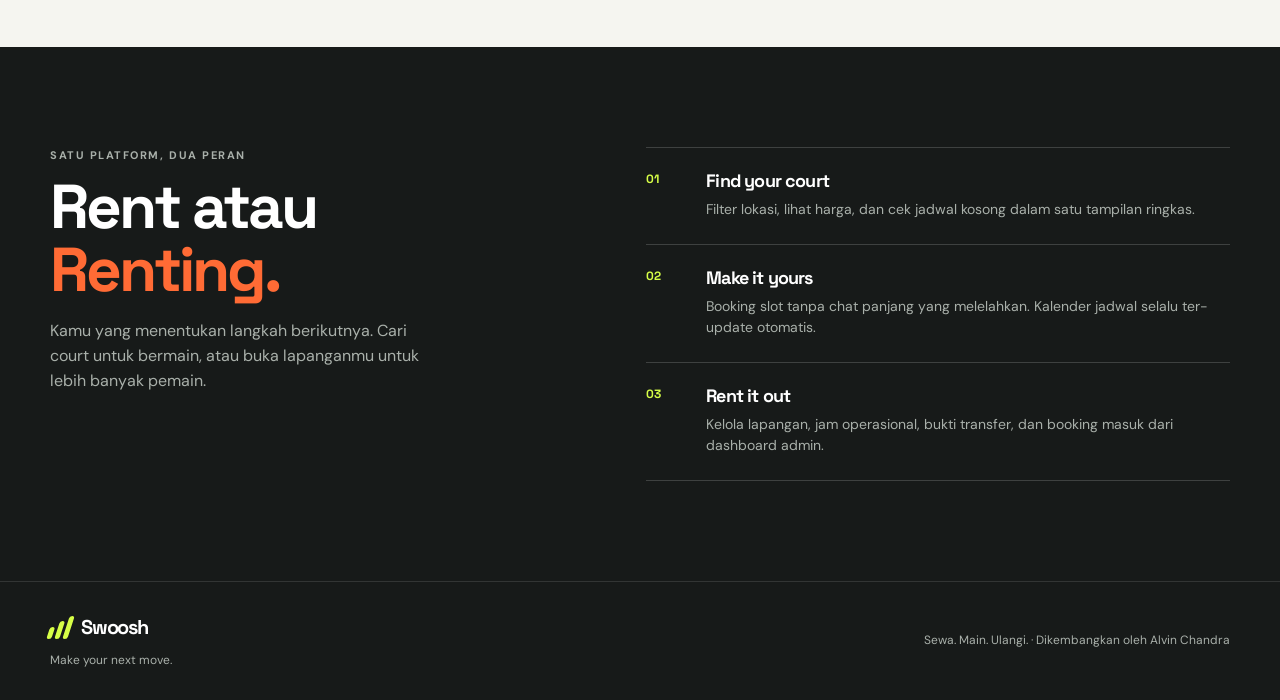
<file: previews/swoosh/index.html>
<!DOCTYPE html>
<html lang="id">
<head>
    <meta charset="UTF-8">
    <meta name="viewport" content="width=device-width, initial-scale=1.0">
    <meta name="description" content="Swoosh — platform sewa dan menyewakan lapangan basket.">
    <title>Swoosh · The Court is Yours</title>
    <link rel="preconnect" href="https://fonts.googleapis.com">
    <link rel="preconnect" href="https://fonts.gstatic.com" crossorigin>
    <link href="https://fonts.googleapis.com/css2?family=DM+Sans:wght@400;500;600;700&family=Space+Grotesk:wght@500;600;700&display=swap" rel="stylesheet">
    <link rel="stylesheet" href="assets/style.css">
    <link rel="stylesheet" href="assets/field-images.css">
    <style>
        /* Portfolio Live Preview Banner */
        .preview-topbar {
            background: #111;
            color: #fff;
            padding: 8px 16px;
            font-size: 13px;
            display: flex;
            justify-content: space-between;
            align-items: center;
            border-bottom: 1px solid #333;
            position: sticky;
            top: 0;
            z-index: 9999;
            font-family: 'DM Sans', sans-serif;
        }
        .preview-topbar a {
            color: #ff6b35;
            text-decoration: none;
            font-weight: 600;
        }
        .preview-topbar a:hover {
            text-decoration: underline;
        }
    </style>
</head>
<body>
    <!-- PREVIEW WARNING POPUP MODAL (DIRECT ON PAGE) -->
    <div id="preview-alert-modal" style="position: fixed; inset: 0; background: rgba(0, 0, 0, 0.78); backdrop-filter: blur(8px); -webkit-backdrop-filter: blur(8px); z-index: 999999; display: flex; align-items: center; justify-content: center; padding: 1.25rem; font-family: -apple-system, BlinkMacSystemFont, 'Segoe UI', Roboto, sans-serif;">
        <div style="background: #ffffff; color: #1e293b; max-width: 540px; width: 100%; border-radius: 16px; padding: 2rem; box-shadow: 0 25px 50px -12px rgba(0, 0, 0, 0.4); border: 2px solid #f59e0b; text-align: center;">
            <div style="width: 60px; height: 60px; margin: 0 auto 1.25rem; background: #fef3c7; border: 2px solid #fde68a; border-radius: 50%; display: flex; align-items: center; justify-content: center; font-size: 28px;">
                ⚠️
            </div>
            <span style="background: #fef3c7; color: #b45309; font-weight: 800; font-size: 12px; letter-spacing: 0.8px; padding: 4px 12px; border-radius: 20px; text-transform: uppercase;">Pemberitahuan Penting</span>
            <h2 style="font-size: 1.4rem; font-weight: 800; color: #0f172a; margin: 0.75rem 0 0.5rem; line-height: 1.3;">Website Ini Hanya Pratinjau Tampilan</h2>
            <p style="font-size: 0.95rem; color: #475569; line-height: 1.6; margin: 0 0 1.5rem;">
                Halaman ini <strong>hanya berupa pratinjau tampilan antarmuka (UI Preview)</strong>. Untuk mengakses dan menjalankan website secara <strong>penuh (Full Stack beserta database MySQL &amp; login)</strong>, seluruh kode sumber <strong>harus diunduh melalui GitHub</strong>.
            </p>
            <div style="display: flex; flex-direction: column; gap: 0.75rem;">
                <a href="https://github.com/Alvin-Chandra1/swoosh-new" target="_blank" style="background: #0f172a; color: #ffffff; padding: 0.85rem 1.25rem; border-radius: 10px; font-weight: 700; font-size: 0.95rem; text-decoration: none; display: flex; align-items: center; justify-content: center; gap: 8px; box-shadow: 0 4px 12px rgba(15, 23, 42, 0.25);">
                    <svg height="18" width="18" viewBox="0 0 16 16" fill="currentColor"><path d="M8 0C3.58 0 0 3.58 0 8c0 3.54 2.29 6.53 5.47 7.59.4.07.55-.17.55-.38 0-.19-.01-.82-.01-1.49-2.01.37-2.53-.49-2.69-.94-.09-.23-.48-.94-.82-1.13-.28-.15-.68-.52-.01-.53.63-.01 1.08.58 1.23.82.72 1.21 1.87.87 2.33.66.07-.52.28-.87.51-1.07-1.78-.2-3.64-.89-3.64-3.95 0-.87.31-1.59.82-2.15-.08-.2-.36-1.02.08-2.12 0 0 .67-.21 2.2.82.64-.18 1.32-.27 2-.27.68 0 1.36.09 2 .27 1.53-1.04 2.2-.82 2.2-.82.44 1.1.16 1.92.08 2.12.51.56.82 1.27.82 2.15 0 3.07-1.87 3.75-3.65 3.95.29.25.54.73.54 1.48 0 1.07-.01 1.93-.01 2.2 0 .21.15.46.55.38A8.013 8.013 0 0016 8c0-4.42-3.58-8-8-8z"></path></svg>
                    Buka &amp; Unduh Full Website di GitHub ↗
                </a>
                <button type="button" onclick="document.getElementById('preview-alert-modal').remove()" style="background: #f1f5f9; color: #334155; border: 1px solid #cbd5e1; padding: 0.85rem 1.25rem; border-radius: 10px; font-weight: 700; font-size: 0.95rem; cursor: pointer;">
                    Saya Mengerti, Lanjutkan Lihat Tampilan
                </button>
            </div>
        </div>
    </div>

    <!-- PROMINENT STICKY TOPBAR -->
    <div style="background: #fffbeb; color: #78350f; border-bottom: 2px solid #f59e0b; padding: 12px 20px; font-size: 13.5px; display: flex; justify-content: space-between; align-items: center; flex-wrap: wrap; gap: 12px; position: sticky; top: 0; z-index: 99998; font-family: -apple-system, BlinkMacSystemFont, 'Segoe UI', Roboto, sans-serif; box-shadow: 0 4px 10px rgba(0,0,0,0.06);">
        <div style="display: flex; align-items: center; gap: 10px;">
            <span style="background: #f59e0b; color: #ffffff; padding: 3px 8px; border-radius: 4px; font-weight: 800; font-size: 11px; letter-spacing: 0.5px;">PERHATIAN</span>
            <span style="font-weight: 600; color: #92400e;">Halaman ini HANYA tampilan (UI Preview). Untuk mengakses website secara FULL, silakan unduh melalui GitHub.</span>
        </div>
        <div style="display: flex; gap: 10px; align-items: center;">
            <a href="https://github.com/Alvin-Chandra1/swoosh-new" target="_blank" style="background: #0f172a; color: #ffffff; padding: 6px 14px; border-radius: 6px; font-weight: 700; font-size: 12.5px; text-decoration: none; display: inline-flex; align-items: center; gap: 6px;">
                Unduh di GitHub ↗
            </a>
            <a href="../../index.html#portofolio" style="background: #ffffff; color: #475569; border: 1px solid #cbd5e1; padding: 6px 12px; border-radius: 6px; font-weight: 600; font-size: 12.5px; text-decoration: none;">
                ← Kembali ke Portofolio
            </a>
        </div>
    </div>

<header class="site-header">
    <div class="container nav-wrap">
        <a class="brand" href="#">
            <span class="brand-mark"><span></span><span></span><span></span></span>
            <span>Swoosh</span>
        </a>
        <nav class="main-nav">
            <a href="#" class="active">Cari lapangan</a>
            <a href="#">Kalender</a>
            <a href="#">Lapangan saya</a>
            <a href="#">Booking masuk</a>
        </nav>
        <div class="nav-actions">
            <a class="btn btn-ghost btn-small" href="#">Masuk</a>
            <a class="btn btn-dark btn-small" href="#">Daftar</a>
        </div>
    </div>
</header>

<main>
    <section class="hero">
        <div class="container hero-grid">
            <div class="hero-copy">
                <div class="eyebrow"><span class="eyebrow-dot"></span> The court is yours</div>
                <h1>Temukan lapangan.<br><em>Menangkan momen.</em></h1>
                <p class="hero-lead">Swoosh menghubungkan kamu dengan lapangan basket terbaik di kotamu — untuk bermain, atau menyewakan court milikmu.</p>
                <div class="hero-actions">
                    <a class="btn btn-primary" href="#fields">Cari lapangan <span>↗</span></a>
                    <a class="text-link" href="#">Punya lapangan? Mulai menyewakan →</a>
                </div>
                <div class="hero-proof">
                    <div class="avatar-stack"><i>R</i><i>A</i><i>D</i><i>+</i></div>
                    <span><strong>1.2k+</strong> pemain sudah menemukan court-nya</span>
                </div>
            </div>
            <div class="hero-visual">
                <div class="court-card">
                    <div class="court-surface">
                        <div class="court-halfline"></div>
                        <div class="court-circle"></div>
                        <div class="court-key left"></div>
                        <div class="court-key right"></div>
                        <div class="court-arc left"></div>
                        <div class="court-arc right"></div>
                        <span class="court-label">SWOOSH / 01</span>
                        <span class="court-coord">-6.2088° S<br>106.8456° E</span>
                    </div>
                    <div class="court-card-meta">
                        <div>
                            <span class="overline">NEXT AVAILABLE</span>
                            <strong>Hari ini, 18:00</strong>
                        </div>
                        <a href="#fields" class="round-arrow">↗</a>
                    </div>
                </div>
                <div class="floating-note note-top">
                    <span class="note-icon">✦</span>
                    <div>
                        <strong>Pick your court</strong>
                        <small>Lebih banyak pilihan, lebih sedikit chat</small>
                    </div>
                </div>
                <div class="floating-note note-bottom">
                    <span class="note-icon note-orange">✓</span>
                    <div>
                        <strong>Booking aman</strong>
                        <small>Slot terkonfirmasi real-time</small>
                    </div>
                </div>
            </div>
        </div>
    </section>

    <section class="marquee">
        <div class="marquee-track">
            FIND YOUR FLOW <span>✦</span> RENT YOUR COURT <span>✦</span> PLAY YOUR GAME <span>✦</span> FIND YOUR FLOW <span>✦</span> RENT YOUR COURT <span>✦</span> PLAY YOUR GAME <span>✦</span>
        </div>
    </section>

    <section id="fields" class="section section-light">
        <div class="container">
            <div class="section-heading">
                <div>
                    <div class="eyebrow">Pilih tempatmu</div>
                    <h2>Lapangan yang siap<br><em>dipakai main.</em></h2>
                </div>
                <a class="text-link" href="#">Lihat semua lapangan →</a>
            </div>
            <div class="field-grid">
                <!-- Field 1 -->
                <div class="field-card">
                    <div class="field-image">
                        <span class="field-tag">Jakarta Selatan</span>
                        <span class="field-arrow">↗</span>
                        <span class="field-surface-line"></span>
                    </div>
                    <div class="field-info">
                        <div>
                            <h3>Swoosh Kemang Court</h3>
                            <p>⌖ Jl. Kemang Raya No. 12 · Indoor · AC & Lampu malam</p>
                        </div>
                        <strong>Rp 150.000<small>/jam</small></strong>
                    </div>
                </div>

                <!-- Field 2 -->
                <div class="field-card">
                    <div class="field-image field-image-2">
                        <span class="field-tag">Jakarta Utara</span>
                        <span class="field-arrow">↗</span>
                        <span class="field-surface-line"></span>
                    </div>
                    <div class="field-info">
                        <div>
                            <h3>Northside Basketball Lab</h3>
                            <p>⌖ Jl. Boulevard Utara No. 8 · Outdoor · Locker & Kantin</p>
                        </div>
                        <strong>Rp 125.000<small>/jam</small></strong>
                    </div>
                </div>

                <!-- Field 3 -->
                <div class="field-card">
                    <div class="field-image field-image-3">
                        <span class="field-tag">Bandung</span>
                        <span class="field-arrow">↗</span>
                        <span class="field-surface-line"></span>
                    </div>
                    <div class="field-info">
                        <div>
                            <h3>Hoop District Arena</h3>
                            <p>⌖ Jl. Ciumbuleuit No. 45 · Indoor · Tribun & Shower</p>
                        </div>
                        <strong>Rp 175.000<small>/jam</small></strong>
                    </div>
                </div>
            </div>
        </div>
    </section>

    <section class="section section-dark">
        <div class="container feature-grid">
            <div>
                <div class="eyebrow eyebrow-light">Satu platform, dua peran</div>
                <h2>Rent atau<br><em>Renting.</em></h2>
                <p class="dark-copy">Kamu yang menentukan langkah berikutnya. Cari court untuk bermain, atau buka lapanganmu untuk lebih banyak pemain.</p>
            </div>
            <div class="feature-list">
                <div class="feature-item">
                    <b>01</b>
                    <div>
                        <h3>Find your court</h3>
                        <p>Filter lokasi, lihat harga, dan cek jadwal kosong dalam satu tampilan ringkas.</p>
                    </div>
                </div>
                <div class="feature-item">
                    <b>02</b>
                    <div>
                        <h3>Make it yours</h3>
                        <p>Booking slot tanpa chat panjang yang melelahkan. Kalender jadwal selalu ter-update otomatis.</p>
                    </div>
                </div>
                <div class="feature-item">
                    <b>03</b>
                    <div>
                        <h3>Rent it out</h3>
                        <p>Kelola lapangan, jam operasional, bukti transfer, dan booking masuk dari dashboard admin.</p>
                    </div>
                </div>
            </div>
        </div>
    </section>
</main>

<footer class="site-footer">
    <div class="container footer-inner">
        <div>
            <a class="brand brand-footer" href="#"><span class="brand-mark"><span></span><span></span><span></span></span><span>Swoosh</span></a>
            <p>Make your next move.</p>
        </div>
        <div class="footer-note">Sewa. Main. Ulangi. · Dikembangkan oleh Alvin Chandra</div>
    </div>
</footer>

<script src="assets/app.js"></script>
</body>
</html>
</file>
<file: assets/css/style.css>
/* ==========================================================================
   ALVIN CHANDRA — PORTFOLIO STYLESHEET
   Cyber-Bento & Modern Editorial Glassmorphism Design System
   ========================================================================== */

:root {
  /* Color Palette - Dark Theme (Default) */
  --bg-primary: #090d16;
  --bg-secondary: #0f1523;
  --bg-card: rgba(18, 25, 41, 0.72);
  --bg-card-hover: rgba(26, 36, 58, 0.85);
  --bg-glass: rgba(15, 22, 36, 0.75);
  --border-color: rgba(255, 255, 255, 0.08);
  --border-hover: rgba(56, 189, 248, 0.45);

  --text-main: #f8fafc;
  --text-muted: #94a3b8;
  --text-dim: #64748b;

  --accent-cyan: #38bdf8;
  --accent-blue: #3b82f6;
  --accent-indigo: #6366f1;
  --accent-purple: #a855f7;
  --accent-emerald: #10b981;
  --accent-amber: #f59e0b;
  --accent-rose: #f43f5e;

  --gradient-primary: linear-gradient(135deg, #38bdf8 0%, #6366f1 50%, #a855f7 100%);
  --gradient-accent: linear-gradient(135deg, #0ea5e9, #3b82f6);
  --gradient-card: linear-gradient(145deg, rgba(30, 41, 59, 0.6) 0%, rgba(15, 23, 42, 0.8) 100%);
  --gradient-glow: radial-gradient(circle at 50% 50%, rgba(56, 189, 248, 0.15) 0%, transparent 60%);

  --shadow-sm: 0 4px 6px -1px rgba(0, 0, 0, 0.25);
  --shadow-md: 0 10px 25px -5px rgba(0, 0, 0, 0.45);
  --shadow-lg: 0 20px 45px -12px rgba(0, 0, 0, 0.65);
  --shadow-glow: 0 0 30px rgba(56, 189, 248, 0.22);
  --shadow-card: 0 12px 32px 0 rgba(0, 0, 0, 0.37);

  --font-sans: 'Plus Jakarta Sans', -apple-system, BlinkMacSystemFont, "Segoe UI", Roboto, sans-serif;
  --font-mono: 'JetBrains Mono', 'Fira Code', monospace;

  --radius-sm: 8px;
  --radius-md: 14px;
  --radius-lg: 22px;
  --radius-xl: 30px;
  --radius-full: 9999px;

  --transition-fast: 0.2s cubic-bezier(0.4, 0, 0.2, 1);
  --transition-normal: 0.3s cubic-bezier(0.4, 0, 0.2, 1);
  --transition-smooth: 0.5s cubic-bezier(0.16, 1, 0.3, 1);
}

/* Light Theme Variables */
[data-theme="light"] {
  --bg-primary: #f8fafc;
  --bg-secondary: #f1f5f9;
  --bg-card: rgba(255, 255, 255, 0.88);
  --bg-card-hover: rgba(255, 255, 255, 0.98);
  --bg-glass: rgba(255, 255, 255, 0.8);
  --border-color: rgba(0, 0, 0, 0.08);
  --border-hover: rgba(14, 165, 233, 0.5);

  --text-main: #0f172a;
  --text-muted: #475569;
  --text-dim: #94a3b8;

  --gradient-primary: linear-gradient(135deg, #0284c7 0%, #4f46e5 50%, #9333ea 100%);
  --gradient-card: linear-gradient(145deg, rgba(255, 255, 255, 0.9) 0%, rgba(241, 245, 249, 0.8) 100%);
  --gradient-glow: radial-gradient(circle at 50% 50%, rgba(14, 165, 233, 0.1) 0%, transparent 60%);

  --shadow-sm: 0 4px 6px -1px rgba(0, 0, 0, 0.06);
  --shadow-md: 0 10px 25px -5px rgba(0, 0, 0, 0.1);
  --shadow-lg: 0 20px 40px -15px rgba(0, 0, 0, 0.12);
  --shadow-glow: 0 0 25px rgba(14, 165, 233, 0.18);
  --shadow-card: 0 10px 30px rgba(0, 0, 0, 0.06);
}

/* Reset & Base Styles */
*, *::before, *::after {
  box-sizing: border-box;
  margin: 0;
  padding: 0;
}

html {
  scroll-behavior: smooth;
  font-size: 16px;
  scroll-padding-top: 85px;
}

body {
  font-family: var(--font-sans);
  background-color: var(--bg-primary);
  color: var(--text-main);
  line-height: 1.65;
  overflow-x: hidden;
  transition: background-color var(--transition-normal), color var(--transition-normal);
  background-image: 
    radial-gradient(circle at 10% 15%, rgba(56, 189, 248, 0.08) 0%, transparent 45%),
    radial-gradient(circle at 90% 45%, rgba(168, 85, 247, 0.08) 0%, transparent 45%),
    radial-gradient(circle at 40% 85%, rgba(16, 185, 129, 0.06) 0%, transparent 45%);
  background-attachment: fixed;
}

a {
  color: inherit;
  text-decoration: none;
  transition: color var(--transition-fast);
}

button {
  font-family: inherit;
  cursor: pointer;
  border: none;
  outline: none;
  background: none;
}

img, svg {
  display: block;
  max-width: 100%;
}

ul {
  list-style: none;
}

/* Utilities */
.container {
  width: 100%;
  max-width: 1220px;
  margin-left: auto;
  margin-right: auto;
  padding-left: 1.5rem;
  padding-right: 1.5rem;
}

.text-gradient {
  background: var(--gradient-primary);
  -webkit-background-clip: text;
  -webkit-text-fill-color: transparent;
}

.badge {
  display: inline-flex;
  align-items: center;
  gap: 0.5rem;
  padding: 0.35rem 0.85rem;
  font-size: 0.825rem;
  font-weight: 600;
  border-radius: var(--radius-full);
  background: rgba(56, 189, 248, 0.1);
  color: var(--accent-cyan);
  border: 1px solid rgba(56, 189, 248, 0.25);
  backdrop-filter: blur(8px);
}

.badge.badge-emerald {
  background: rgba(16, 185, 129, 0.12);
  color: var(--accent-emerald);
  border-color: rgba(16, 185, 129, 0.3);
}

.badge.badge-purple {
  background: rgba(168, 85, 247, 0.12);
  color: var(--accent-purple);
  border-color: rgba(168, 85, 247, 0.3);
}

.badge.badge-amber {
  background: rgba(245, 158, 11, 0.12);
  color: var(--accent-amber);
  border-color: rgba(245, 158, 11, 0.3);
}

.pulse-dot {
  width: 8px;
  height: 8px;
  border-radius: 50%;
  background: var(--accent-emerald);
  box-shadow: 0 0 0 rgba(16, 185, 129, 0.6);
  animation: pulseAnimation 2s infinite;
}

@keyframes pulseAnimation {
  0% { box-shadow: 0 0 0 0 rgba(16, 185, 129, 0.7); }
  70% { box-shadow: 0 0 0 8px rgba(16, 185, 129, 0); }
  100% { box-shadow: 0 0 0 0 rgba(16, 185, 129, 0); }
}

/* Buttons */
.btn {
  display: inline-flex;
  align-items: center;
  justify-content: center;
  gap: 0.6rem;
  padding: 0.75rem 1.6rem;
  font-size: 0.95rem;
  font-weight: 600;
  border-radius: var(--radius-md);
  transition: all var(--transition-normal);
  text-decoration: none;
  position: relative;
  overflow: hidden;
  white-space: nowrap;
}

.btn-primary {
  background: var(--gradient-primary);
  color: #ffffff;
  box-shadow: 0 4px 20px rgba(56, 189, 248, 0.35);
}

.btn-primary:hover {
  transform: translateY(-2px);
  box-shadow: 0 8px 30px rgba(56, 189, 248, 0.5);
  color: #ffffff;
}

.btn-outline {
  background: var(--bg-card);
  color: var(--text-main);
  border: 1px solid var(--border-color);
  backdrop-filter: blur(10px);
}

.btn-outline:hover {
  background: var(--bg-card-hover);
  border-color: var(--accent-cyan);
  color: var(--accent-cyan);
  transform: translateY(-2px);
}

.btn-sm {
  padding: 0.45rem 1rem;
  font-size: 0.85rem;
  border-radius: var(--radius-sm);
}

/* ==========================================================================
   NAVIGATION BAR
   ========================================================================== */
.site-nav {
  position: fixed;
  top: 0;
  left: 0;
  right: 0;
  z-index: 1000;
  background: var(--bg-glass);
  backdrop-filter: blur(16px);
  -webkit-backdrop-filter: blur(16px);
  border-bottom: 1px solid var(--border-color);
  transition: all var(--transition-normal);
}

.site-nav.scrolled {
  box-shadow: var(--shadow-md);
  background: var(--bg-primary);
}

.nav-container {
  display: flex;
  align-items: center;
  justify-content: space-between;
  height: 75px;
}

.brand-logo {
  display: flex;
  align-items: center;
  gap: 0.65rem;
  font-size: 1.35rem;
  font-weight: 800;
  letter-spacing: -0.5px;
}

.brand-icon {
  width: 38px;
  height: 38px;
  background: var(--gradient-primary);
  border-radius: var(--radius-sm);
  display: flex;
  align-items: center;
  justify-content: center;
  color: white;
  font-size: 1.05rem;
  font-weight: 800;
  box-shadow: 0 4px 15px rgba(56, 189, 248, 0.4);
}

.nav-links {
  display: flex;
  align-items: center;
  gap: 1.5rem;
}

.nav-link {
  font-size: 0.9rem;
  font-weight: 500;
  color: var(--text-muted);
  position: relative;
  transition: color var(--transition-fast);
}

.nav-link:hover,
.nav-link.active {
  color: var(--accent-cyan);
}

.nav-link::after {
  content: '';
  position: absolute;
  bottom: -4px;
  left: 0;
  width: 0;
  height: 2px;
  background: var(--accent-cyan);
  transition: width var(--transition-fast);
  border-radius: 2px;
}

.nav-link:hover::after,
.nav-link.active::after {
  width: 100%;
}

.nav-controls {
  display: flex;
  align-items: center;
  gap: 0.85rem;
}

.theme-toggle-btn {
  width: 40px;
  height: 40px;
  border-radius: var(--radius-md);
  background: var(--bg-card);
  border: 1px solid var(--border-color);
  color: var(--text-muted);
  display: flex;
  align-items: center;
  justify-content: center;
  font-size: 1.1rem;
  transition: all var(--transition-fast);
}

.theme-toggle-btn:hover {
  color: var(--accent-cyan);
  border-color: var(--accent-cyan);
  transform: scale(1.05);
}

.hamburger-btn {
  display: none;
  font-size: 1.4rem;
  color: var(--text-main);
}

/* ==========================================================================
   HERO SECTION
   ========================================================================== */
.hero-section {
  padding-top: 140px;
  padding-bottom: 85px;
  position: relative;
}

.hero-grid {
  display: grid;
  grid-template-columns: 1.2fr 1fr;
  align-items: center;
  gap: 3.5rem;
}

.hero-content {
  display: flex;
  flex-direction: column;
  gap: 1.25rem;
}

.hero-badge-wrap {
  display: flex;
  flex-wrap: wrap;
  gap: 0.6rem;
  align-items: center;
}

.hero-title {
  font-size: 3.1rem;
  font-weight: 800;
  line-height: 1.18;
  letter-spacing: -1.2px;
}

.hero-subtitle {
  font-size: 1.15rem;
  color: var(--accent-cyan);
  font-weight: 600;
  display: flex;
  align-items: center;
  gap: 0.5rem;
}

.hero-desc {
  font-size: 1.025rem;
  color: var(--text-muted);
  line-height: 1.7;
}

.hero-desc strong {
  color: var(--text-main);
}

.hero-actions {
  display: flex;
  flex-wrap: wrap;
  align-items: center;
  gap: 0.85rem;
  margin-top: 0.25rem;
}

.hero-stats {
  display: grid;
  grid-template-columns: repeat(4, 1fr);
  gap: 1rem;
  margin-top: 1.25rem;
  padding-top: 1.5rem;
  border-top: 1px solid var(--border-color);
}

.stat-item {
  display: flex;
  flex-direction: column;
}

.stat-number {
  font-size: 1.75rem;
  font-weight: 800;
  letter-spacing: -0.5px;
  line-height: 1.2;
}

.stat-label {
  font-size: 0.75rem;
  color: var(--text-dim);
  font-weight: 600;
  text-transform: uppercase;
  letter-spacing: 0.5px;
  margin-top: 0.2rem;
}

/* ==========================================================================
   UNIQUE ALVIN CHANDRA PORTRAIT SHOWCASE CARD
   ========================================================================== */
.hero-visual {
  position: relative;
}

.profile-hero-card {
  position: relative;
  background: var(--bg-card);
  backdrop-filter: blur(20px);
  -webkit-backdrop-filter: blur(20px);
  border: 1px solid var(--border-color);
  border-radius: var(--radius-xl);
  overflow: hidden;
  box-shadow: var(--shadow-lg), var(--shadow-glow);
  transition: transform var(--transition-normal);
}

.profile-hero-card:hover {
  transform: translateY(-4px);
  border-color: var(--border-hover);
}

.profile-glow-aura {
  position: absolute;
  top: -60px;
  right: -60px;
  width: 200px;
  height: 200px;
  background: radial-gradient(circle, rgba(56, 189, 248, 0.35) 0%, transparent 70%);
  filter: blur(30px);
  pointer-events: none;
  z-index: 1;
}

.portrait-container {
  position: relative;
  width: 100%;
  height: 380px;
  overflow: hidden;
  background: linear-gradient(180deg, #1e293b 0%, #0f172a 100%);
  display: flex;
  align-items: center;
  justify-content: center;
}

.portrait-img {
  width: 100%;
  height: 100%;
  object-fit: cover;
  object-position: center 22%;
  filter: contrast(1.05) brightness(1.02);
  transition: transform var(--transition-smooth);
}

.profile-hero-card:hover .portrait-img {
  transform: scale(1.03);
}

/* Floating interactive chips over photo */
.floating-chip {
  position: absolute;
  z-index: 3;
  display: inline-flex;
  align-items: center;
  gap: 0.5rem;
  padding: 0.45rem 0.85rem;
  background: rgba(15, 23, 42, 0.85);
  border: 1px solid rgba(255, 255, 255, 0.15);
  border-radius: var(--radius-full);
  backdrop-filter: blur(12px);
  font-size: 0.775rem;
  font-weight: 600;
  color: #fff;
  box-shadow: 0 8px 20px rgba(0, 0, 0, 0.4);
  transition: transform var(--transition-fast);
}

.floating-chip:hover {
  transform: translateY(-2px) scale(1.04);
}

.chip-top-right {
  top: 1.25rem;
  right: 1.25rem;
  border-color: rgba(244, 63, 94, 0.4);
}

.chip-bottom-left {
  bottom: 4.8rem;
  left: 1.25rem;
  border-color: rgba(168, 85, 247, 0.4);
}

.chip-mid-left {
  top: 50%;
  left: 1.25rem;
  transform: translateY(-50%);
  border-color: rgba(245, 158, 11, 0.4);
}

.chip-mid-left:hover {
  transform: translateY(-50%) translateY(-2px) scale(1.04);
}

.portrait-overlay-badge {
  position: absolute;
  bottom: 0.85rem;
  left: 1.25rem;
  right: 1.25rem;
  z-index: 3;
  background: rgba(15, 23, 42, 0.85);
  backdrop-filter: blur(14px);
  border: 1px solid rgba(255, 255, 255, 0.12);
  border-radius: var(--radius-md);
  padding: 0.65rem 1rem;
  display: flex;
  align-items: center;
  gap: 0.75rem;
}

.verified-dot {
  width: 28px;
  height: 28px;
  background: var(--accent-cyan);
  border-radius: 50%;
  display: flex;
  align-items: center;
  justify-content: center;
  color: #0f172a;
  font-size: 0.85rem;
  font-weight: 800;
}

.portrait-name {
  font-size: 0.95rem;
  font-weight: 700;
  color: #fff;
  line-height: 1.2;
}

.portrait-role {
  font-size: 0.75rem;
  color: var(--accent-cyan);
  font-weight: 500;
}

/* Console & Launcher below Photo */
.hero-card-terminal {
  background: rgba(10, 15, 26, 0.95);
  border-top: 1px solid var(--border-color);
}

.hero-quick-launcher {
  padding: 1.15rem 1.25rem;
  display: flex;
  flex-direction: column;
  gap: 0.65rem;
}

.launcher-label {
  font-size: 0.75rem;
  font-weight: 700;
  color: var(--text-dim);
  text-transform: uppercase;
  letter-spacing: 0.5px;
  display: flex;
  align-items: center;
  gap: 0.4rem;
}

.launcher-grid {
  display: grid;
  grid-template-columns: 1fr 1fr;
  gap: 0.5rem;
}

.launcher-pill {
  display: flex;
  align-items: center;
  gap: 0.5rem;
  padding: 0.55rem 0.75rem;
  background: rgba(255, 255, 255, 0.04);
  border: 1px solid var(--border-color);
  border-radius: var(--radius-sm);
  font-size: 0.785rem;
  font-weight: 600;
  color: var(--text-muted);
  transition: all var(--transition-fast);
}

.launcher-pill:hover {
  background: rgba(56, 189, 248, 0.12);
  border-color: var(--accent-cyan);
  color: var(--accent-cyan);
  transform: translateY(-1px);
}

/* Terminal Components */
.terminal-header {
  background: rgba(0, 0, 0, 0.35);
  padding: 0.65rem 1rem;
  display: flex;
  align-items: center;
  justify-content: space-between;
  border-bottom: 1px solid var(--border-color);
}

.terminal-dots {
  display: flex;
  gap: 6px;
}

.dot {
  width: 10px;
  height: 10px;
  border-radius: 50%;
}
.dot-red { background: #ef4444; }
.dot-yellow { background: #f59e0b; }
.dot-green { background: #10b981; }

.terminal-title {
  font-family: var(--font-mono);
  font-size: 0.75rem;
  color: var(--text-dim);
}

/* ==========================================================================
   ABOUT & CORE VALUES BENTO SECTION
   ========================================================================== */
.about-section {
  background: rgba(0, 0, 0, 0.15);
  padding: 90px 0;
}

.about-grid {
  display: grid;
  grid-template-columns: 1.15fr 0.85fr;
  gap: 3.5rem;
  align-items: start;
}

.about-narrative {
  display: flex;
  flex-direction: column;
  gap: 1.25rem;
  font-size: 1rem;
  color: var(--text-muted);
  line-height: 1.75;
}

.about-narrative .lead-text {
  font-size: 1.15rem;
  color: var(--text-main);
  line-height: 1.6;
}

.about-narrative strong {
  color: var(--text-main);
}

.core-values-header {
  display: flex;
  align-items: center;
  gap: 0.6rem;
  margin-top: 0.75rem;
  font-size: 1.05rem;
  color: var(--text-main);
}

.values-bento-grid {
  display: grid;
  grid-template-columns: 1fr 1fr;
  gap: 1rem;
  margin-top: 0.5rem;
}

.value-card {
  background: var(--bg-card);
  border: 1px solid var(--border-color);
  border-radius: var(--radius-md);
  padding: 1.25rem;
  display: flex;
  flex-direction: column;
  gap: 0.45rem;
  transition: all var(--transition-fast);
}

.value-card:hover {
  border-color: var(--border-hover);
  transform: translateY(-2px);
}

.value-icon-box {
  width: 38px;
  height: 38px;
  border-radius: var(--radius-sm);
  display: flex;
  align-items: center;
  justify-content: center;
  font-size: 1.15rem;
  margin-bottom: 0.25rem;
}

.value-icon-box.cyan {
  background: rgba(56, 189, 248, 0.15);
  color: var(--accent-cyan);
}
.value-icon-box.emerald {
  background: rgba(16, 185, 129, 0.15);
  color: var(--accent-emerald);
}
.value-icon-box.purple {
  background: rgba(168, 85, 247, 0.15);
  color: var(--accent-purple);
}
.value-icon-box.amber {
  background: rgba(245, 158, 11, 0.15);
  color: var(--accent-amber);
}

.value-card h5 {
  font-size: 0.95rem;
  font-weight: 700;
  color: var(--text-main);
}

.value-card p {
  font-size: 0.825rem;
  color: var(--text-dim);
  line-height: 1.55;
}

/* About Profile Info Card */
.about-profile-card {
  background: var(--bg-card);
  backdrop-filter: blur(16px);
  border: 1px solid var(--border-color);
  border-radius: var(--radius-lg);
  padding: 1.85rem;
  display: flex;
  flex-direction: column;
  gap: 1.35rem;
  box-shadow: var(--shadow-card);
}

.profile-card-header {
  display: flex;
  align-items: center;
  gap: 1.15rem;
}

.card-avatar-img {
  width: 75px;
  height: 75px;
  border-radius: var(--radius-md);
  object-fit: cover;
  object-position: center top;
  border: 2px solid var(--accent-cyan);
  box-shadow: 0 4px 15px rgba(56, 189, 248, 0.3);
}

.card-avatar-meta {
  display: flex;
  flex-direction: column;
  gap: 0.25rem;
}

.card-avatar-meta h4 {
  font-size: 1.3rem;
  font-weight: 800;
  color: var(--text-main);
}

.role-badge {
  font-size: 0.8rem;
  color: var(--accent-cyan);
  font-weight: 600;
}

.status-badge {
  font-size: 0.725rem;
  color: var(--accent-emerald);
  display: flex;
  align-items: center;
  gap: 0.35rem;
  font-weight: 600;
}

.profile-quick-info {
  display: flex;
  flex-direction: column;
  gap: 0.75rem;
  font-size: 0.88rem;
  border-top: 1px solid var(--border-color);
  border-bottom: 1px solid var(--border-color);
  padding: 1.15rem 0;
}

.info-item {
  display: flex;
  align-items: center;
  justify-content: space-between;
  color: var(--text-muted);
}

.info-item span:first-child {
  color: var(--text-dim);
  display: flex;
  align-items: center;
  gap: 0.5rem;
}

.info-item span:last-child {
  font-weight: 600;
  color: var(--text-main);
}

.copyable-text {
  cursor: pointer;
  border-bottom: 1px dashed var(--accent-cyan);
}
.copyable-text:hover {
  color: var(--accent-cyan);
}

.profile-card-cta {
  display: flex;
  gap: 0.75rem;
}

/* ==========================================================================
   FEATURED PROJECTS SECTION & FILTERS
   ========================================================================== */
.projects-section {
  padding: 90px 0;
}

.section-header {
  text-align: center;
  max-width: 750px;
  margin: 0 auto 3.25rem auto;
}

.section-tag {
  font-size: 0.825rem;
  font-weight: 700;
  text-transform: uppercase;
  letter-spacing: 1.5px;
  color: var(--accent-cyan);
  margin-bottom: 0.5rem;
  display: inline-block;
}

.section-title {
  font-size: 2.35rem;
  font-weight: 800;
  letter-spacing: -0.5px;
  margin-bottom: 0.85rem;
  color: var(--text-main);
}

.section-subtitle {
  font-size: 1.025rem;
  color: var(--text-muted);
}

/* Filter Bar */
.project-filter-bar {
  display: flex;
  justify-content: center;
  flex-wrap: wrap;
  gap: 0.6rem;
  margin-top: 2rem;
}

.filter-btn {
  padding: 0.55rem 1.15rem;
  border-radius: var(--radius-full);
  background: var(--bg-card);
  border: 1px solid var(--border-color);
  color: var(--text-muted);
  font-size: 0.85rem;
  font-weight: 600;
  transition: all var(--transition-fast);
  display: inline-flex;
  align-items: center;
  gap: 0.45rem;
}

.filter-btn:hover {
  border-color: var(--accent-cyan);
  color: var(--accent-cyan);
}

.filter-btn.active {
  background: var(--gradient-primary);
  color: #fff;
  border-color: transparent;
  box-shadow: 0 4px 15px rgba(56, 189, 248, 0.35);
}

/* Projects Grid */
.projects-grid {
  display: grid;
  grid-template-columns: repeat(2, 1fr);
  gap: 2.25rem;
  margin-top: 2rem;
}

.project-card {
  background: var(--bg-card);
  backdrop-filter: blur(16px);
  border: 1px solid var(--border-color);
  border-radius: var(--radius-lg);
  overflow: hidden;
  display: flex;
  flex-direction: column;
  transition: all var(--transition-normal);
  box-shadow: var(--shadow-sm);
  position: relative;
}

.project-card:hover {
  transform: translateY(-6px);
  border-color: var(--border-hover);
  box-shadow: var(--shadow-lg), var(--shadow-glow);
}

.project-visual {
  height: 220px;
  position: relative;
  overflow: hidden;
  background: linear-gradient(135deg, #1e293b, #0f172a);
  display: flex;
  align-items: center;
  justify-content: center;
}

.project-badge-tag {
  position: absolute;
  top: 1rem;
  right: 1rem;
  z-index: 2;
}

.project-preview-mockup {
  width: 86%;
  height: 82%;
  background: var(--bg-secondary);
  border: 1px solid var(--border-color);
  border-radius: var(--radius-md) var(--radius-md) 0 0;
  box-shadow: 0 10px 25px rgba(0, 0, 0, 0.5);
  display: flex;
  flex-direction: column;
  overflow: hidden;
  transition: transform var(--transition-normal);
}

.project-card:hover .project-preview-mockup {
  transform: translateY(-6px) scale(1.02);
}

.mockup-bar {
  height: 24px;
  background: rgba(0,0,0,0.35);
  display: flex;
  align-items: center;
  padding: 0 8px;
  gap: 4px;
}

.mockup-dot {
  width: 6px;
  height: 6px;
  border-radius: 50%;
  background: rgba(255,255,255,0.25);
}

.mockup-url {
  font-size: 0.65rem;
  color: #94a3b8;
  margin-left: 8px;
  font-family: var(--font-mono);
}

.mockup-body {
  flex: 1;
  padding: 12px;
  display: flex;
  flex-direction: column;
  gap: 6px;
  background: rgba(15, 23, 42, 0.95);
  color: #e2e8f0;
}

.mockup-hero-badge {
  display: inline-block;
  font-size: 0.65rem;
  font-weight: 700;
  padding: 2px 8px;
  border-radius: 4px;
  width: fit-content;
}

.mockup-title {
  font-size: 0.9rem;
  font-weight: 700;
  color: #fff;
}

.mockup-grid {
  display: grid;
  grid-template-columns: repeat(3, 1fr);
  gap: 6px;
  margin-top: 4px;
}

.mockup-box {
  background: rgba(255,255,255,0.06);
  border-radius: 4px;
  height: 44px;
  display: flex;
  flex-direction: column;
  align-items: center;
  justify-content: center;
  font-size: 0.65rem;
  color: #94a3b8;
  border: 1px solid rgba(255,255,255,0.08);
}

.project-content {
  padding: 1.75rem;
  display: flex;
  flex-direction: column;
  flex: 1;
}

.project-meta-row {
  display: flex;
  align-items: center;
  justify-content: space-between;
  margin-bottom: 0.75rem;
}

.project-role-badge {
  font-size: 0.75rem;
  font-family: var(--font-mono);
  color: var(--accent-cyan);
  font-weight: 600;
}

.project-title-group {
  margin-bottom: 0.75rem;
}

.project-title {
  font-size: 1.35rem;
  font-weight: 700;
  color: var(--text-main);
  display: flex;
  align-items: center;
  justify-content: space-between;
}

.project-subtitle {
  font-size: 0.85rem;
  color: var(--accent-cyan);
  font-weight: 600;
  margin-top: 0.2rem;
}

.project-desc {
  font-size: 0.9rem;
  color: var(--text-muted);
  line-height: 1.65;
  margin-bottom: 1.15rem;
}

.project-highlights {
  display: flex;
  flex-direction: column;
  gap: 0.45rem;
  margin-bottom: 1.35rem;
  font-size: 0.835rem;
  color: var(--text-muted);
}

.project-highlight-item {
  display: flex;
  align-items: flex-start;
  gap: 0.5rem;
}

.project-highlight-item i {
  color: var(--accent-emerald);
  margin-top: 0.25rem;
}

.project-tech-tags {
  display: flex;
  flex-wrap: wrap;
  gap: 0.45rem;
  margin-bottom: 1.5rem;
}

.tech-tag {
  font-size: 0.75rem;
  padding: 0.25rem 0.6rem;
  border-radius: var(--radius-sm);
  background: rgba(255, 255, 255, 0.05);
  border: 1px solid var(--border-color);
  color: var(--text-muted);
  font-family: var(--font-mono);
}

.project-actions {
  display: flex;
  align-items: center;
  flex-wrap: wrap;
  gap: 0.6rem;
  margin-top: auto;
  padding-top: 1.15rem;
  border-top: 1px solid var(--border-color);
}

/* Creative & Multimedia Showcase */
.creative-section-block {
  margin-top: 5rem;
}

.creative-showcase-grid {
  display: grid;
  grid-template-columns: repeat(3, 1fr);
  gap: 1.5rem;
}

.creative-card {
  background: var(--bg-card);
  border: 1px solid var(--border-color);
  border-radius: var(--radius-lg);
  padding: 1.65rem;
  transition: all var(--transition-normal);
  display: flex;
  flex-direction: column;
}

.creative-card:hover {
  border-color: var(--accent-purple);
  transform: translateY(-4px);
  box-shadow: var(--shadow-md);
}

.creative-icon-wrap {
  width: 48px;
  height: 48px;
  border-radius: var(--radius-md);
  display: flex;
  align-items: center;
  justify-content: center;
  font-size: 1.35rem;
  margin-bottom: 1rem;
}

.creative-icon-wrap.ai {
  background: rgba(168, 85, 247, 0.15);
  color: var(--accent-purple);
}

.creative-icon-wrap.video {
  background: rgba(56, 189, 248, 0.15);
  color: var(--accent-cyan);
}

.creative-icon-wrap.camera {
  background: rgba(245, 158, 11, 0.15);
  color: var(--accent-amber);
}

.creative-card-title {
  font-size: 1.15rem;
  font-weight: 700;
  margin-bottom: 0.5rem;
}

.creative-card-desc {
  font-size: 0.875rem;
  color: var(--text-muted);
  line-height: 1.6;
}

/* ==========================================================================
   DEDICATED CV (RESUME) DOWNLOAD SECTION
   ========================================================================== */
.cv-section {
  padding: 85px 0;
  background: radial-gradient(circle at 50% 50%, rgba(56, 189, 248, 0.05) 0%, transparent 70%);
}

.cv-banner-card {
  background: var(--bg-card);
  backdrop-filter: blur(20px);
  border: 1px solid var(--border-color);
  border-radius: var(--radius-xl);
  padding: 3.5rem 3.5rem;
  display: grid;
  grid-template-columns: 1.2fr 0.8fr;
  gap: 3.5rem;
  align-items: center;
  box-shadow: var(--shadow-lg), var(--shadow-glow);
  position: relative;
  overflow: hidden;
}

.cv-banner-content {
  display: flex;
  flex-direction: column;
  gap: 1.25rem;
}

.cv-banner-title {
  font-size: 2.35rem;
  font-weight: 800;
  line-height: 1.2;
  letter-spacing: -0.5px;
}

.cv-banner-desc {
  font-size: 0.975rem;
  color: var(--text-muted);
  line-height: 1.7;
}

.cv-specs-grid {
  display: grid;
  grid-template-columns: repeat(3, 1fr);
  gap: 1rem;
  margin-top: 0.5rem;
}

.cv-spec-item {
  display: flex;
  align-items: center;
  gap: 0.75rem;
  padding: 0.75rem;
  background: rgba(255, 255, 255, 0.04);
  border: 1px solid var(--border-color);
  border-radius: var(--radius-md);
}

.cv-spec-item i {
  font-size: 1.5rem;
}

.cv-spec-name {
  font-size: 0.75rem;
  color: var(--text-dim);
  text-transform: uppercase;
  font-weight: 600;
}

.cv-spec-val {
  font-size: 0.85rem;
  font-weight: 700;
  color: var(--text-main);
}

.cv-cta-actions {
  display: flex;
  flex-wrap: wrap;
  gap: 0.75rem;
  margin-top: 0.75rem;
}

/* CV Mockup Frame */
.cv-banner-visual {
  display: flex;
  justify-content: center;
  perspective: 1000px;
}

.cv-mockup-frame {
  width: 100%;
  max-width: 320px;
  background: #ffffff;
  color: #1e293b;
  border-radius: var(--radius-md);
  box-shadow: 0 20px 40px rgba(0, 0, 0, 0.4), 0 0 25px rgba(56, 189, 248, 0.3);
  padding: 1.5rem;
  position: relative;
  cursor: pointer;
  transform: rotate(2deg);
  transition: transform var(--transition-normal), box-shadow var(--transition-normal);
}

.cv-mockup-frame:hover {
  transform: rotate(0deg) translateY(-6px) scale(1.02);
  box-shadow: 0 25px 50px rgba(0, 0, 0, 0.5), 0 0 35px rgba(56, 189, 248, 0.4);
}

.cv-badge-ats {
  position: absolute;
  top: -10px;
  right: -10px;
  background: var(--accent-emerald);
  color: #fff;
  font-size: 0.75rem;
  font-weight: 800;
  padding: 4px 10px;
  border-radius: var(--radius-full);
  box-shadow: 0 4px 10px rgba(16, 185, 129, 0.5);
}

.cv-paper-preview {
  display: flex;
  flex-direction: column;
  gap: 0.65rem;
}

.cv-paper-name {
  font-size: 1.15rem;
  font-weight: 800;
  letter-spacing: 0.5px;
  color: #0f172a;
}

.cv-paper-sub {
  font-size: 0.725rem;
  font-weight: 600;
  color: #475569;
}

.cv-paper-contact {
  font-size: 0.625rem;
  color: #64748b;
  margin-top: 2px;
}

.cv-paper-line {
  height: 2px;
  background: #0f172a;
  margin: 4px 0;
}

.cv-paper-block {
  display: flex;
  flex-direction: column;
  gap: 2px;
}

.cv-paper-heading {
  font-size: 0.7rem;
  font-weight: 800;
  border-bottom: 1px solid #cbd5e1;
  padding-bottom: 2px;
  color: #0f172a;
}

.cv-paper-text {
  font-size: 0.65rem;
  color: #334155;
  line-height: 1.4;
}

.cv-paper-click-hint {
  margin-top: 0.5rem;
  padding: 0.4rem;
  text-align: center;
  background: #f1f5f9;
  border-radius: 4px;
  font-size: 0.675rem;
  font-weight: 700;
  color: var(--accent-blue);
  display: flex;
  align-items: center;
  justify-content: center;
  gap: 0.35rem;
}

/* ==========================================================================
   EXPERIENCE & EDUCATION TIMELINE
   ========================================================================== */
.experience-section {
  padding: 90px 0;
}

.experience-layout {
  display: grid;
  grid-template-columns: 1fr 1fr;
  gap: 3rem;
}

.timeline-column-title {
  font-size: 1.35rem;
  font-weight: 700;
  color: var(--text-main);
  display: flex;
  align-items: center;
  gap: 0.75rem;
  margin-bottom: 2rem;
  padding-bottom: 0.75rem;
  border-bottom: 2px solid var(--border-color);
}

.timeline {
  display: flex;
  flex-direction: column;
  position: relative;
}

.timeline::before {
  content: '';
  position: absolute;
  top: 10px;
  bottom: 10px;
  left: 17px;
  width: 2px;
  background: var(--border-color);
}

.timeline-item {
  position: relative;
  padding-left: 3rem;
  padding-bottom: 2.25rem;
}

.timeline-marker {
  position: absolute;
  top: 4px;
  left: 9px;
  width: 18px;
  height: 18px;
  border-radius: 50%;
  background: var(--bg-primary);
  border: 3px solid var(--accent-cyan);
  box-shadow: 0 0 10px rgba(56, 189, 248, 0.5);
  z-index: 2;
}

.timeline-item.edu .timeline-marker {
  border-color: var(--accent-purple);
  box-shadow: 0 0 10px rgba(168, 85, 247, 0.5);
}

.timeline-item.org .timeline-marker {
  border-color: var(--accent-amber);
  box-shadow: 0 0 10px rgba(245, 158, 11, 0.5);
}

.timeline-card {
  background: var(--bg-card);
  border: 1px solid var(--border-color);
  border-radius: var(--radius-md);
  padding: 1.4rem;
  transition: all var(--transition-fast);
}

.timeline-card:hover {
  border-color: var(--border-hover);
  transform: translateX(4px);
}

.timeline-period {
  font-size: 0.775rem;
  font-weight: 700;
  color: var(--accent-cyan);
  text-transform: uppercase;
  letter-spacing: 0.5px;
  margin-bottom: 0.35rem;
}

.timeline-role {
  font-size: 1.1rem;
  font-weight: 700;
  color: var(--text-main);
}

.timeline-company {
  font-size: 0.925rem;
  color: var(--text-muted);
  font-weight: 500;
  margin-bottom: 0.85rem;
  display: flex;
  align-items: center;
  gap: 0.4rem;
}

.timeline-tasks {
  font-size: 0.875rem;
  color: var(--text-muted);
  display: flex;
  flex-direction: column;
  gap: 0.45rem;
}

.timeline-task-item {
  position: relative;
  padding-left: 1rem;
}

.timeline-task-item::before {
  content: '•';
  position: absolute;
  left: 0;
  color: var(--accent-cyan);
}

/* ==========================================================================
   SKILLS SECTION
   ========================================================================== */
.skills-section {
  padding: 90px 0;
  background: rgba(0, 0, 0, 0.15);
}

.skills-grid {
  display: grid;
  grid-template-columns: repeat(3, 1fr);
  gap: 1.75rem;
}

.skill-box {
  background: var(--bg-card);
  border: 1px solid var(--border-color);
  border-radius: var(--radius-lg);
  padding: 1.75rem;
  display: flex;
  flex-direction: column;
  gap: 1.25rem;
  transition: all var(--transition-normal);
}

.skill-box:hover {
  transform: translateY(-4px);
  border-color: var(--border-hover);
  box-shadow: var(--shadow-md);
}

.skill-box-header {
  display: flex;
  align-items: center;
  gap: 0.85rem;
}

.skill-box-icon {
  width: 44px;
  height: 44px;
  border-radius: var(--radius-sm);
  background: rgba(56, 189, 248, 0.12);
  color: var(--accent-cyan);
  display: flex;
  align-items: center;
  justify-content: center;
  font-size: 1.25rem;
}

.skill-box-title {
  font-size: 1.15rem;
  font-weight: 700;
  color: var(--text-main);
}

.skill-items-list {
  display: flex;
  flex-direction: column;
  gap: 0.85rem;
}

.skill-progress-item {
  display: flex;
  flex-direction: column;
  gap: 0.35rem;
}

.skill-info {
  display: flex;
  justify-content: space-between;
  font-size: 0.875rem;
  font-weight: 600;
  color: var(--text-main);
}

.skill-bar-bg {
  height: 6px;
  background: rgba(255, 255, 255, 0.08);
  border-radius: var(--radius-full);
  overflow: hidden;
}

.skill-bar-fill {
  height: 100%;
  border-radius: var(--radius-full);
  background: var(--gradient-primary);
  transition: width 1s ease-in-out;
}

.soft-skill-pills {
  display: flex;
  flex-wrap: wrap;
  gap: 0.6rem;
}

.soft-pill {
  padding: 0.45rem 0.85rem;
  background: rgba(255, 255, 255, 0.04);
  border: 1px solid var(--border-color);
  border-radius: var(--radius-md);
  font-size: 0.85rem;
  color: var(--text-muted);
  display: flex;
  align-items: center;
  gap: 0.45rem;
}

/* ==========================================================================
   CONTACT SECTION
   ========================================================================== */
.contact-section {
  padding: 90px 0 70px 0;
}

.contact-card-wrap {
  background: var(--bg-card);
  backdrop-filter: blur(20px);
  border: 1px solid var(--border-color);
  border-radius: var(--radius-xl);
  padding: 3.5rem 3rem;
  display: grid;
  grid-template-columns: 1fr 1.2fr;
  gap: 3.5rem;
  box-shadow: var(--shadow-lg);
  position: relative;
  overflow: hidden;
}

.contact-info-col {
  display: flex;
  flex-direction: column;
  gap: 1.5rem;
}

.contact-title {
  font-size: 2.1rem;
  font-weight: 800;
  line-height: 1.2;
}

.contact-desc {
  font-size: 0.95rem;
  color: var(--text-muted);
  line-height: 1.7;
}

.contact-details-list {
  display: flex;
  flex-direction: column;
  gap: 0.9rem;
}

.contact-item-btn {
  display: flex;
  align-items: center;
  gap: 1rem;
  padding: 0.85rem 1.1rem;
  background: rgba(255, 255, 255, 0.03);
  border: 1px solid var(--border-color);
  border-radius: var(--radius-md);
  transition: all var(--transition-fast);
  color: var(--text-main);
  text-decoration: none;
}

.contact-item-btn:hover {
  background: rgba(56, 189, 248, 0.1);
  border-color: var(--accent-cyan);
  transform: translateX(4px);
}

.contact-item-icon {
  width: 40px;
  height: 40px;
  border-radius: 50%;
  background: rgba(56, 189, 248, 0.15);
  color: var(--accent-cyan);
  display: flex;
  align-items: center;
  justify-content: center;
  font-size: 1.1rem;
}

.contact-item-texts {
  display: flex;
  flex-direction: column;
}

.contact-item-label {
  font-size: 0.75rem;
  color: var(--text-dim);
  text-transform: uppercase;
  font-weight: 600;
}

.contact-item-val {
  font-size: 0.925rem;
  font-weight: 600;
}

/* Contact Form */
.contact-form-col form {
  display: flex;
  flex-direction: column;
  gap: 1.15rem;
}

.form-group {
  display: flex;
  flex-direction: column;
  gap: 0.4rem;
}

.form-label {
  font-size: 0.85rem;
  font-weight: 600;
  color: var(--text-muted);
}

.form-control {
  width: 100%;
  padding: 0.85rem 1rem;
  background: rgba(0, 0, 0, 0.25);
  border: 1px solid var(--border-color);
  border-radius: var(--radius-md);
  color: var(--text-main);
  font-family: inherit;
  font-size: 0.95rem;
  transition: border-color var(--transition-fast);
}

[data-theme="light"] .form-control {
  background: rgba(255, 255, 255, 0.9);
}

.form-control:focus {
  outline: none;
  border-color: var(--accent-cyan);
  box-shadow: 0 0 0 3px rgba(56, 189, 248, 0.2);
}

textarea.form-control {
  resize: vertical;
  min-height: 110px;
}

/* Footer */
.site-footer {
  border-top: 1px solid var(--border-color);
  padding: 2.25rem 0;
  text-align: center;
  color: var(--text-dim);
  font-size: 0.875rem;
}

.footer-content {
  display: flex;
  align-items: center;
  justify-content: space-between;
}

.footer-socials {
  display: flex;
  align-items: center;
  gap: 0.85rem;
}

.footer-social-link {
  width: 36px;
  height: 36px;
  border-radius: 50%;
  background: var(--bg-card);
  border: 1px solid var(--border-color);
  display: flex;
  align-items: center;
  justify-content: center;
  color: var(--text-muted);
  transition: all var(--transition-fast);
}

.footer-social-link:hover {
  color: var(--accent-cyan);
  border-color: var(--accent-cyan);
  transform: translateY(-2px);
}

/* ==========================================================================
   MODAL POPUP (PROJECT & CV DETAILS)
   ========================================================================== */
.modal-overlay {
  position: fixed;
  inset: 0;
  background: rgba(0, 0, 0, 0.82);
  backdrop-filter: blur(12px);
  -webkit-backdrop-filter: blur(12px);
  z-index: 2000;
  display: flex;
  align-items: center;
  justify-content: center;
  padding: 1.5rem;
  opacity: 0;
  pointer-events: none;
  transition: opacity var(--transition-normal);
}

.modal-overlay.active {
  opacity: 1;
  pointer-events: auto;
}

.modal-container {
  background: var(--bg-secondary);
  border: 1px solid var(--border-color);
  border-radius: var(--radius-lg);
  width: 100%;
  max-width: 820px;
  max-height: 88vh;
  overflow-y: auto;
  box-shadow: var(--shadow-lg);
  transform: scale(0.95);
  transition: transform var(--transition-normal);
  display: flex;
  flex-direction: column;
}

.modal-overlay.active .modal-container {
  transform: scale(1);
}

.modal-header {
  padding: 1.35rem 1.75rem;
  border-bottom: 1px solid var(--border-color);
  display: flex;
  align-items: center;
  justify-content: space-between;
  position: sticky;
  top: 0;
  background: var(--bg-secondary);
  z-index: 10;
}

.modal-title {
  font-size: 1.3rem;
  font-weight: 700;
  color: var(--text-main);
}

.modal-close-btn {
  font-size: 1.4rem;
  color: var(--text-dim);
  transition: color var(--transition-fast);
  padding: 0.2rem;
  line-height: 1;
}

.modal-close-btn:hover {
  color: #ef4444;
}

.modal-body {
  padding: 1.75rem;
  display: flex;
  flex-direction: column;
  gap: 1.4rem;
}

.modal-section-title {
  font-size: 1rem;
  font-weight: 700;
  color: var(--accent-cyan);
  margin-bottom: 0.5rem;
  display: flex;
  align-items: center;
  gap: 0.5rem;
}

.modal-creds-box {
  background: rgba(0, 0, 0, 0.28);
  border: 1px dashed var(--border-color);
  border-radius: var(--radius-md);
  padding: 1rem;
  font-family: var(--font-mono);
  font-size: 0.85rem;
  display: flex;
  flex-direction: column;
  gap: 0.4rem;
}

.backend-notice-box {
  background: rgba(245, 158, 11, 0.1);
  border: 1px solid rgba(245, 158, 11, 0.3);
  border-radius: var(--radius-md);
  padding: 1rem;
  font-size: 0.85rem;
  color: var(--text-muted);
  display: flex;
  gap: 0.75rem;
  align-items: flex-start;
  line-height: 1.6;
}

.backend-notice-box strong {
  color: var(--accent-amber);
}

.btn-github {
  background: rgba(255, 255, 255, 0.08);
  border: 1px solid var(--border-color);
  color: var(--text-main);
}
.btn-github:hover {
  background: #24292f;
  border-color: #ffffff;
  color: #ffffff;
}

/* UI Preview Window in Project Modal */
.preview-window {
  background: rgba(15, 23, 42, 0.95);
  border: 1px solid var(--border-color);
  border-radius: var(--radius-md);
  overflow: hidden;
  box-shadow: 0 12px 35px rgba(0, 0, 0, 0.5);
}

.preview-window-bar {
  background: rgba(0, 0, 0, 0.4);
  padding: 0.6rem 0.9rem;
  display: flex;
  align-items: center;
  gap: 0.6rem;
  border-bottom: 1px solid var(--border-color);
}

.preview-window-dots {
  display: flex;
  gap: 5px;
}

.preview-window-url {
  font-family: var(--font-mono);
  font-size: 0.725rem;
  color: var(--text-dim);
  background: rgba(255, 255, 255, 0.05);
  padding: 3px 12px;
  border-radius: var(--radius-sm);
  flex: 1;
}

.preview-window-content {
  padding: 1.25rem;
  display: flex;
  flex-direction: column;
  gap: 0.9rem;
}

.preview-ui-header {
  display: flex;
  align-items: center;
  justify-content: space-between;
  padding-bottom: 0.75rem;
  border-bottom: 1px solid var(--border-color);
}

.preview-ui-grid {
  display: grid;
  grid-template-columns: repeat(auto-fit, minmax(180px, 1fr));
  gap: 0.75rem;
}

.preview-ui-box {
  background: rgba(255, 255, 255, 0.04);
  border: 1px solid var(--border-color);
  border-radius: var(--radius-sm);
  padding: 0.85rem;
  display: flex;
  flex-direction: column;
  gap: 0.35rem;
}

.preview-ui-box.highlight {
  border-color: var(--accent-cyan);
  background: rgba(56, 189, 248, 0.08);
}

/* CV Modal Specifics */
.cv-modal-container {
  max-width: 900px;
  max-height: 92vh;
}

.cv-iframe-wrap {
  width: 100%;
  height: 70vh;
  border-radius: var(--radius-md);
  overflow: hidden;
  border: 1px solid var(--border-color);
  background: #1e293b;
}

.cv-iframe {
  width: 100%;
  height: 100%;
  border: none;
}

/* Floating Back to Top Button */
.back-to-top-btn {
  position: fixed;
  bottom: 2rem;
  right: 2rem;
  width: 44px;
  height: 44px;
  border-radius: 50%;
  background: var(--gradient-primary);
  color: #ffffff;
  display: flex;
  align-items: center;
  justify-content: center;
  font-size: 1.1rem;
  box-shadow: 0 4px 15px rgba(56, 189, 248, 0.4);
  z-index: 999;
  opacity: 0;
  visibility: hidden;
  transform: translateY(15px);
  transition: all var(--transition-normal);
}

.back-to-top-btn.visible {
  opacity: 1;
  visibility: visible;
  transform: translateY(0);
}

.back-to-top-btn:hover {
  transform: translateY(-3px) scale(1.05);
  box-shadow: 0 8px 25px rgba(56, 189, 248, 0.6);
}

/* Toast Notification */
.toast-container {
  position: fixed;
  bottom: 2rem;
  left: 2rem;
  z-index: 3000;
  display: flex;
  flex-direction: column;
  gap: 0.5rem;
}

.toast {
  background: #0f172a;
  color: #ffffff;
  padding: 0.85rem 1.25rem;
  border-radius: var(--radius-md);
  box-shadow: var(--shadow-lg);
  border-left: 4px solid var(--accent-cyan);
  font-size: 0.88rem;
  font-weight: 500;
  display: flex;
  align-items: center;
  gap: 0.75rem;
  animation: slideInToast 0.3s forwards;
  transition: all 0.3s ease;
}

@keyframes slideInToast {
  from { transform: translateY(100%); opacity: 0; }
  to { transform: translateY(0); opacity: 1; }
}

/* ==========================================================================
   RESPONSIVE DESIGN (MEDIA QUERIES)
   ========================================================================== */
@media (max-width: 1024px) {
  .hero-grid {
    grid-template-columns: 1fr;
    gap: 2.5rem;
  }
  .projects-grid {
    grid-template-columns: 1fr;
  }
  .about-grid {
    grid-template-columns: 1fr;
  }
  .experience-layout {
    grid-template-columns: 1fr;
  }
  .skills-grid {
    grid-template-columns: 1fr 1fr;
  }
  .creative-showcase-grid {
    grid-template-columns: 1fr;
  }
  .cv-banner-card {
    grid-template-columns: 1fr;
    padding: 2.5rem 1.75rem;
  }
  .cv-specs-grid {
    grid-template-columns: 1fr;
  }
  .contact-card-wrap {
    grid-template-columns: 1fr;
    padding: 2.5rem 1.75rem;
  }
}

@media (max-width: 768px) {
  .nav-links {
    position: fixed;
    top: 75px;
    left: 0;
    right: 0;
    background: var(--bg-secondary);
    border-bottom: 1px solid var(--border-color);
    flex-direction: column;
    padding: 1.5rem;
    gap: 1.25rem;
    transform: translateY(-150%);
    transition: transform var(--transition-normal);
  }
  .nav-links.open {
    transform: translateY(0);
  }
  .hamburger-btn {
    display: block;
  }
  .cv-nav-btn {
    display: none;
  }
  .hero-title {
    font-size: 2.35rem;
  }
  .hero-stats {
    grid-template-columns: 1fr 1fr;
    gap: 1.25rem;
  }
  .values-bento-grid {
    grid-template-columns: 1fr;
  }
  .skills-grid {
    grid-template-columns: 1fr;
  }
  .launcher-grid {
    grid-template-columns: 1fr;
  }
  .footer-content {
    flex-direction: column;
    gap: 1.25rem;
  }
  .portrait-container {
    height: 320px;
  }
  .chip-mid-left {
    display: none;
  }
}
</file>
<file: previews/swoosh/assets/style.css>
:root{--ink:#171a19;--muted:#707875;--paper:#f5f5f0;--white:#fff;--lime:#d7ff47;--orange:#ff6b35;--line:#dedfda;--dark:#171a19;--radius:18px;--shadow:0 16px 50px #161b1912}
*{box-sizing:border-box}html{scroll-behavior:smooth}body{margin:0;background:var(--paper);color:var(--ink);font-family:"DM Sans",sans-serif;font-size:15px;line-height:1.55}a{color:inherit;text-decoration:none}button,input,select,textarea{font:inherit}button{cursor:pointer}h1,h2,h3,p{margin-top:0}h1,h2,h3,.brand{font-family:"Space Grotesk",sans-serif;letter-spacing:-.045em}h1{font-size:clamp(42px,6vw,78px);line-height:.98;margin:14px 0 22px}h2{font-size:clamp(32px,4vw,52px);line-height:1.02;margin:10px 0 18px}h3{font-size:20px;line-height:1.15;margin:0 0 5px}.container{width:min(1180px,calc(100% - 48px));margin:0 auto}.site-header{height:82px;background:var(--paper);display:flex;align-items:center;border-bottom:1px solid transparent}.nav-wrap{display:flex;align-items:center;justify-content:space-between;gap:25px}.brand{display:flex;align-items:center;gap:10px;font-weight:700;font-size:23px;letter-spacing:-.06em}.brand-mark{display:inline-flex;align-items:flex-end;gap:3px;height:23px;transform:skew(-18deg)}.brand-mark span{display:block;width:5px;border-radius:5px;background:var(--ink)}.brand-mark span:nth-child(1){height:12px}.brand-mark span:nth-child(2){height:18px}.brand-mark span:nth-child(3){height:23px}.main-nav{display:flex;gap:27px;color:#565c58;font-size:14px}.main-nav a:hover,.text-link:hover{color:var(--orange)}.nav-actions{display:flex;align-items:center;gap:9px}.user-chip{display:flex;gap:8px;align-items:center;font-size:13px;font-weight:600;margin-right:8px}.avatar{width:29px;height:29px;border-radius:50%;display:grid;place-items:center;background:var(--orange);color:#fff;font-size:12px}.btn{display:inline-flex;justify-content:center;align-items:center;gap:9px;border:1px solid transparent;border-radius:999px;padding:13px 22px;font-weight:700;font-size:14px;transition:.2s ease}.btn:hover{transform:translateY(-2px)}.btn-primary{background:var(--lime);color:var(--ink);box-shadow:0 5px 0 #b4d72d}.btn-primary:hover{background:#e3ff7a}.btn-dark{background:var(--dark);color:#fff}.btn-dark:hover{background:#303633}.btn-ghost{border-color:var(--line);background:transparent}.btn-ghost:hover{border-color:var(--ink)}.btn-small{padding:9px 15px;font-size:13px}.btn-wide{width:100%;padding:15px}.btn-link{border:0;background:none;padding:0;color:var(--ink);font-weight:700;font-size:13px}.btn-link:hover{text-decoration:underline}.btn-link.danger{color:#d64d39}.text-link{font-weight:700;font-size:14px;border-bottom:1px solid currentColor;padding-bottom:3px;display:inline-block}.centered{display:block;text-align:center;margin-top:16px}.eyebrow{font-size:11px;letter-spacing:.14em;text-transform:uppercase;font-weight:700;color:#7a817c}.eyebrow-dot{display:inline-block;width:7px;height:7px;background:var(--orange);border-radius:50%;margin:0 8px 1px 0}.eyebrow-light{color:#a9b0aa}.hero{padding:72px 0 95px;overflow:hidden;background:var(--paper)}.hero-grid{display:grid;grid-template-columns:1fr 1fr;gap:70px;align-items:center}.hero h1 em,h2 em,h1 em{font-style:normal;color:var(--orange)}.hero-lead{font-size:17px;color:var(--muted);max-width:490px;line-height:1.7}.hero-actions{display:flex;align-items:center;gap:25px;margin:32px 0 48px}.hero-proof{display:flex;align-items:center;gap:13px;font-size:12px;color:var(--muted)}.hero-proof strong{color:var(--ink)}.avatar-stack{display:flex;padding-left:8px}.avatar-stack i{font-style:normal;width:26px;height:26px;border-radius:50%;display:grid;place-items:center;color:var(--ink);background:var(--lime);font-size:10px;border:2px solid var(--paper);margin-left:-8px}.avatar-stack i:nth-child(2){background:#ffb496}.avatar-stack i:nth-child(3){background:#b7d9fa}.avatar-stack i:nth-child(4){background:var(--dark);color:#fff}.hero-visual{position:relative;min-height:410px}.court-card{background:var(--white);padding:13px;border-radius:25px;box-shadow:var(--shadow);transform:rotate(3deg);width:min(100%,445px);margin:20px auto}.court-surface,.detail-visual,.field-image,.mini-field-image{height:285px;border-radius:16px;position:relative;overflow:hidden;background:linear-gradient(135deg,#ef7848 0%,#d74d2c 48%,#b43726 100%)}.court-surface:before,.detail-visual:before,.field-image:before,.mini-field-image:before{content:"";position:absolute;inset:0;background:repeating-linear-gradient(90deg,transparent 0 57px,#ffffff12 58px 59px),repeating-linear-gradient(0deg,transparent 0 57px,#ffffff10 58px 59px)}.court-surface:after,.detail-visual:after,.field-image:after,.mini-field-image:after{content:"";position:absolute;inset:11px;border:1px solid #fff9;border-radius:11px}.court-halfline{position:absolute;height:100%;width:1px;background:#ffffffc9;left:50%;z-index:1}.court-circle{position:absolute;width:84px;height:84px;border:1px solid #fff;left:calc(50% - 42px);top:calc(50% - 42px);border-radius:50%;z-index:1}.court-key{position:absolute;width:70px;height:117px;border:1px solid #fff;top:calc(50% - 58px);z-index:1}.court-key.left{left:11px;border-left:0}.court-key.right{right:11px;border-right:0}.court-arc{position:absolute;width:100px;height:100px;border:1px solid #fff;border-radius:50%;top:calc(50% - 50px);z-index:1}.court-arc.left{left:-61px}.court-arc.right{right:-61px}.court-label,.court-coord{position:absolute;z-index:2;color:#fff;font-size:9px;letter-spacing:.14em}.court-label{left:25px;top:24px}.court-coord{right:25px;bottom:24px;text-align:right;line-height:1.5}.court-card-meta{display:flex;align-items:center;justify-content:space-between;padding:15px 9px 5px}.overline{font-size:10px;letter-spacing:.13em;font-weight:700;color:#868d87;display:block;margin-bottom:5px}.court-card-meta strong{font:700 14px "Space Grotesk"}.round-arrow{display:inline-grid;place-items:center;border:1px solid var(--line);width:40px;height:40px;border-radius:50%;font-size:18px;transition:.2s}.round-arrow:hover{background:var(--dark);color:white;border-color:var(--dark)}.floating-note{position:absolute;background:var(--white);box-shadow:var(--shadow);border-radius:12px;padding:12px 15px;display:flex;align-items:center;gap:10px;font-size:12px}.floating-note strong,.floating-note small{display:block}.floating-note small{color:var(--muted);font-size:10px;margin-top:2px}.note-top{right:0;top:24px}.note-bottom{left:-3px;bottom:16px}.note-icon{width:27px;height:27px;border-radius:8px;background:var(--lime);display:grid;place-items:center}.note-orange{background:#ffe0d4;color:var(--orange)}.marquee{background:var(--lime);overflow:hidden;padding:16px 0;font:700 13px "Space Grotesk";letter-spacing:.13em;white-space:nowrap}.marquee-track{word-spacing:10px;transform:translateX(-2%)}.marquee span{font-size:15px}.section{padding:100px 0}.section-light{background:var(--paper)}.section-dark{background:var(--dark);color:#fff}.section-heading{display:flex;justify-content:space-between;align-items:end;margin-bottom:35px}.section-heading h2{margin-bottom:0}.field-grid{display:grid;grid-template-columns:repeat(3,1fr);gap:20px}.field-card{display:block}.field-image{height:230px}.field-image-2{background:linear-gradient(135deg,#627769,#344a3c)}.field-image-3{background:linear-gradient(135deg,#6a6b9e,#333767)}.field-tag{position:absolute;z-index:2;top:15px;left:15px;padding:6px 10px;border-radius:99px;background:#ffffffd9;color:var(--ink);font-size:10px;font-weight:700;text-transform:uppercase;letter-spacing:.09em}.field-arrow{position:absolute;z-index:2;top:14px;right:14px;color:white;border:1px solid #fff8;border-radius:50%;height:33px;width:33px;display:grid;place-items:center;font-size:16px}.field-surface-line{position:absolute;z-index:1;width:70%;height:70%;left:15%;top:15%;border:1px solid #ffffff75;border-radius:50%}.field-surface-line:after{content:"";position:absolute;width:45%;height:100%;left:27.5%;top:0;border:1px solid #ffffff75;border-radius:50%}.field-info{padding:15px 1px;display:flex;justify-content:space-between;gap:10px}.field-info p,.field-info strong small{font-size:12px;color:var(--muted);margin:0;display:block}.field-info strong{font-size:15px;white-space:nowrap}.field-info strong small{display:inline;font-weight:400;margin-left:2px}.feature-grid{display:grid;grid-template-columns:.85fr 1fr;gap:100px;align-items:start}.section-dark h2{font-size:62px}.dark-copy{color:#a9b0aa;max-width:390px;font-size:16px}.feature-list{border-top:1px solid #ffffff2b}.feature-item{display:grid;grid-template-columns:42px 1fr;gap:18px;padding:23px 0;border-bottom:1px solid #ffffff2b}.feature-item b{color:var(--lime);font:700 12px "Space Grotesk"}.feature-item h3{font-size:18px}.feature-item p{color:#a9b0aa;margin:7px 0 0;font-size:14px}.site-footer{background:var(--dark);color:#fff;border-top:1px solid #ffffff1e;padding:30px 0}.footer-inner{display:flex;justify-content:space-between;align-items:center}.brand-footer{font-size:20px}.brand-footer .brand-mark span{background:var(--lime)}.site-footer p{color:#a9b0aa;font-size:12px;margin:8px 0 0}.footer-note{color:#a9b0aa;font-size:12px}.flash{margin-top:18px;border-radius:10px;padding:13px 18px;font-size:13px;font-weight:600}.flash-success{background:#e8f9c4;color:#456000}.flash-error{background:#ffe1da;color:#933b2b}.page-head{padding:72px 0 54px;background:var(--paper)}.page-head.compact{padding:55px 0 45px}.page-head-inner{display:flex;align-items:end;justify-content:space-between;gap:20px}.page-head h1{font-size:clamp(40px,5vw,64px);margin:10px 0 12px}.page-head p{color:var(--muted);margin:0}.page-head .back-link{margin-bottom:20px}.wave{font-size:30px;color:var(--orange)}.listing-section{padding-top:15px}.filter-bar{display:grid;grid-template-columns:1fr 210px auto;gap:12px;margin-bottom:22px}.search-input{display:flex;align-items:center;border:1px solid var(--line);background:#fff;border-radius:10px;padding:0 15px;color:var(--muted)}.search-input input{border:0;outline:0;background:transparent;width:100%;padding:13px 10px}.filter-bar select,.inline-form select{border:1px solid var(--line);background:#fff;border-radius:10px;padding:0 14px;outline:0;color:var(--ink)}.listing-meta{display:flex;justify-content:space-between;color:var(--muted);font-size:12px;margin:26px 0 18px}.sort-label{color:var(--ink);font-weight:600}.field-grid-large{grid-template-columns:repeat(3,1fr)}.empty-state{text-align:center;border:1px dashed #c8cbc4;border-radius:18px;padding:55px 20px;grid-column:1/-1}.empty-icon{font-size:35px;color:var(--orange);margin-bottom:8px}.empty-state h3{margin-bottom:5px}.empty-state p{color:var(--muted);margin-bottom:20px}.detail-hero{background:var(--paper);padding:35px 0 75px}.back-link{font-size:13px;color:var(--muted);display:inline-block}.back-link:hover{color:var(--orange)}.detail-grid{display:grid;grid-template-columns:1.05fr .95fr;gap:70px;align-items:center;margin-top:28px}.detail-visual{height:460px;border-radius:22px}.detail-code{position:absolute;z-index:2;right:25px;bottom:24px;color:white;font-size:10px;letter-spacing:.15em}.detail-copy h1{font-size:clamp(40px,5vw,67px);margin:9px 0 12px}.detail-copy>p:not(.detail-location){color:var(--muted);line-height:1.7;max-width:450px}.detail-location{font-weight:700}.detail-facts{display:flex;border-top:1px solid var(--line);border-bottom:1px solid var(--line);padding:19px 0;margin:28px 0;gap:55px}.detail-facts strong{font:700 17px "Space Grotesk";display:block}.detail-facts small{font:400 12px "DM Sans";color:var(--muted)}.amenities{font-size:12px;color:var(--muted)}.booking-section{padding-top:72px}.booking-layout{display:grid;grid-template-columns:1.2fr .8fr;gap:70px}.booking-layout h2{margin-top:8px}.muted{color:var(--muted)}.calendar-picker{margin-top:30px}.calendar-picker>label,.form-stack>label,.form-card>label,.booking-form-card label{display:block;font-size:12px;font-weight:700;color:#515853;margin-bottom:16px}.calendar-picker input,.form-stack input,.form-card input,.form-card textarea,.form-stack textarea,.booking-form-card textarea,.booking-form-card select{display:block;width:100%;border:1px solid var(--line);border-radius:9px;background:#fff;padding:12px 13px;outline:0;margin-top:6px;color:var(--ink)}input:focus,select:focus,textarea:focus{border-color:var(--orange)!important;box-shadow:0 0 0 3px #ff6b3514}.slot-list{display:grid;grid-template-columns:repeat(4,1fr);gap:9px;margin-top:20px}.slot{border:1px solid var(--line);background:white;border-radius:8px;padding:10px;text-align:center;font-size:12px;font-weight:700}.slot:hover:not(.slot-occupied){border-color:var(--orange);color:var(--orange)}.slot.selected{background:var(--dark);color:white;border-color:var(--dark)}.slot-occupied{background:#eceeea;color:#a2a7a2;text-decoration:line-through;cursor:not-allowed}.slot-loading{grid-column:1/-1;color:var(--muted);font-size:13px;padding:16px 0}.booking-form-card{background:white;border-radius:18px;padding:28px;box-shadow:var(--shadow);align-self:start}.booking-form-card h3{font-size:24px;margin:8px 0 16px}.selected-summary{background:var(--paper);padding:13px;border-radius:8px;margin-bottom:20px;font-size:13px;color:var(--muted)}.total-line{display:flex;justify-content:space-between;padding:18px 0;margin-top:8px;border-top:1px solid var(--line);margin-bottom:7px}.total-line strong{font:700 20px "Space Grotesk"}.booking-form-card>p{color:var(--muted);font-size:13px;line-height:1.6}.auth-page{min-height:calc(100vh - 150px);display:grid;place-items:center;padding:55px 20px;background:var(--paper)}.auth-card{width:min(100%,430px);background:white;border-radius:20px;padding:38px;box-shadow:var(--shadow)}.auth-card-wide{width:min(100%,600px)}.auth-brand{display:flex;align-items:center;gap:9px;font:700 21px "Space Grotesk";margin-bottom:45px}.auth-card h1{font-size:40px;margin:10px 0}.auth-subtitle{color:var(--muted);margin-bottom:28px}.form-stack{display:flex;flex-direction:column;gap:13px}.form-stack label,.form-card label,.booking-form-card label{font-weight:700;font-size:12px;color:#515853}.form-row{display:grid;grid-template-columns:1fr 1fr;gap:14px}.form-row>label{margin:0}.optional{font-weight:400;color:#9aa09b}.password-wrap{position:relative}.password-wrap input{padding-right:55px}.password-toggle{position:absolute;right:9px;top:10px;border:0;background:none;color:var(--muted);font-size:11px}.auth-footer{text-align:center;font-size:13px;color:var(--muted);margin:24px 0 0}.auth-footer a{color:var(--orange);font-weight:700}.role-picker{border:0;padding:9px 0 2px;margin:0}.role-picker legend{font-size:12px;font-weight:700;color:#515853;margin-bottom:8px}.role-option{display:flex!important;align-items:center;gap:10px;border:1px solid var(--line);border-radius:10px;padding:12px!important;margin-bottom:8px;cursor:pointer}.role-option:has(input:checked){border-color:var(--orange);background:#fff8f5}.role-option input{width:auto!important;margin:0!important;accent-color:var(--orange)}.role-option strong,.role-option small{display:block}.role-option small{font-size:11px;color:var(--muted);font-weight:400}.hidden{display:none!important}.dashboard-section{padding-top:22px}.stats-grid{display:grid;grid-template-columns:repeat(3,1fr);gap:15px;margin-bottom:22px}.stat-card{background:white;border-radius:15px;padding:21px 23px;min-height:140px}.stat-card-accent{background:var(--lime)}.stat-label{font-size:10px;letter-spacing:.13em;font-weight:700;color:#7c837d;display:block}.stat-card strong{display:block;font:700 42px "Space Grotesk";margin:11px 0 1px}.stat-card small,.stat-card a{font-size:12px;color:var(--muted)}.stat-card-accent a{color:var(--ink);font-weight:700;border-bottom:1px solid}.dashboard-columns{display:grid;grid-template-columns:1.3fr .7fr;gap:22px}.panel,.table-card{background:#fff;border-radius:15px;padding:24px}.panel-heading,.table-card-head{display:flex;align-items:start;justify-content:space-between;border-bottom:1px solid var(--line);padding-bottom:18px;margin-bottom:5px}.panel-heading h2,.table-card-head h2{font-size:23px;margin:5px 0 0}.panel-heading .text-link{font-size:12px;margin-top:13px}.booking-row{display:flex;align-items:center;gap:15px;padding:14px 0;border-bottom:1px solid #eeefeb}.booking-row:last-child{border:0}.date-tile{background:var(--paper);border-radius:9px;width:46px;height:48px;display:grid;place-items:center;align-content:center}.date-tile strong{font:700 18px "Space Grotesk";line-height:1}.date-tile span{font-size:9px;color:var(--orange);font-weight:700}.booking-main{flex:1}.booking-main strong,.booking-main span,.booking-aside small{display:block}.booking-main span{color:var(--muted);font-size:12px;margin-top:3px}.booking-aside{font-size:12px}.badge{display:inline-block;border-radius:99px;padding:5px 9px;font-size:10px;font-weight:700}.badge-success{background:#e6f5bd;color:#567000}.badge-warning{background:#fff0b8;color:#806000}.badge-danger{background:#ffe0da;color:#a93f2d}.badge-neutral{background:#eceeeb;color:#68706a}.empty-inline{display:flex;gap:14px;padding:30px 0;align-items:center}.empty-inline>span{font-size:28px;color:var(--orange)}.empty-inline strong{font-size:14px}.empty-inline p{font-size:12px;color:var(--muted);margin:4px 0 0}.quick-link{display:flex;align-items:center;gap:12px;padding:17px 0;border-bottom:1px solid var(--line)}.quick-link:last-child{border:0}.quick-icon{height:37px;width:37px;background:var(--paper);border-radius:9px;display:grid;place-items:center;font-size:19px}.quick-link div{flex:1}.quick-link strong,.quick-link small{display:block}.quick-link small{color:var(--muted);font-size:11px;margin-top:2px}.quick-link>b{font-size:18px}.table-card-head{align-items:center}.responsive-table{overflow:auto}table{width:100%;border-collapse:collapse;min-width:720px}th,td{text-align:left;padding:15px 10px;border-bottom:1px solid #eceee9;font-size:13px}th{font-size:10px;text-transform:uppercase;letter-spacing:.1em;color:#858c86}td strong,td small{display:block}td small{color:var(--muted);font-size:11px;margin-top:4px}.compact-empty{padding:45px}.calendar-page{max-width:950px}.calendar-toolbar{display:flex;align-items:center;gap:13px;margin-bottom:20px}.calendar-toolbar h2{font-size:25px;min-width:210px;text-align:center;margin:0}.today-link{margin-left:auto;font-size:12px}.month-calendar{background:#fff;border-radius:15px;padding:18px;box-shadow:var(--shadow)}.calendar-weekdays,.calendar-days{display:grid;grid-template-columns:repeat(7,1fr)}.calendar-weekdays{border-bottom:1px solid var(--line);padding:4px 0 12px}.calendar-weekdays span{text-align:center;text-transform:uppercase;letter-spacing:.1em;font-size:9px;color:var(--muted);font-weight:700}.calendar-day{min-height:120px;border-right:1px solid #eff0ec;border-bottom:1px solid #eff0ec;padding:10px;position:relative}.calendar-day:nth-child(7n){border-right:0}.calendar-day.blank{background:#fafaf8}.day-number{font-size:12px;font-weight:700;display:inline-grid;place-items:center;width:26px;height:26px;border-radius:50%;margin-bottom:6px}.today .day-number{background:var(--orange);color:#fff}.calendar-event{display:flex;gap:5px;background:#e9f6ba;border-radius:5px;padding:5px;margin-top:4px;font-size:9px;line-height:1.2;overflow:hidden}.calendar-event strong{color:#687e16}.calendar-event span{white-space:nowrap;overflow:hidden;text-overflow:ellipsis}.event-cancelled{background:#eceeea;text-decoration:line-through;color:#8a908b}.more-events{display:block;color:var(--muted);font-size:9px;margin-top:4px}.calendar-legend{display:flex;gap:20px;color:var(--muted);font-size:11px;margin-top:16px}.legend-dot{display:inline-block;width:8px;height:8px;background:var(--lime);border-radius:50%;margin-right:5px}.legend-muted{background:#d8dbd7}.narrow-container{max-width:760px}.form-card{background:#fff;box-shadow:var(--shadow);border-radius:17px;padding:33px;display:flex;flex-direction:column;gap:15px}.form-card-heading{border-bottom:1px solid var(--line);padding-bottom:15px;margin-bottom:5px}.form-card-heading h2{font-size:26px;margin:5px 0 0}.form-card textarea{resize:vertical}.check-label{display:flex!important;align-items:center;gap:8px}.check-label input{width:auto!important;margin:0!important}.form-actions{display:flex;justify-content:flex-end;gap:10px;border-top:1px solid var(--line);padding-top:20px;margin-top:8px}.admin-field-list{display:flex;flex-direction:column;gap:12px}.admin-field-row{background:#fff;border-radius:14px;padding:14px;display:flex;gap:18px;align-items:center}.mini-field-image{width:145px;height:105px;flex:none;border-radius:10px}.admin-field-copy{flex:1}.row-top{display:flex;gap:10px;align-items:center}.row-top h3{margin:0}.admin-field-copy>p{color:var(--muted);font-size:12px;margin:6px 0 14px}.admin-field-meta{display:flex;gap:20px;color:#6f7671;font-size:11px}.row-actions{display:flex;flex-direction:column;align-items:end;gap:10px}.inline-form{display:flex;align-items:center;gap:8px}.inline-form select{padding:7px 8px;font-size:11px}.inline-form .btn-link{font-size:11px}
@media(max-width:900px){.main-nav{display:none}.hero-grid,.detail-grid,.booking-layout,.feature-grid,.dashboard-columns{grid-template-columns:1fr;gap:35px}.hero{padding-top:45px}.hero-visual{max-width:550px;width:100%;margin:auto}.feature-grid{gap:45px}.field-grid,.field-grid-large{grid-template-columns:repeat(2,1fr)}.detail-visual{height:350px}.booking-form-card{max-width:600px}.stats-grid{grid-template-columns:repeat(3,1fr)}.calendar-day{min-height:100px}}
@media(max-width:620px){.container{width:min(100% - 30px,1180px)}.site-header{height:70px}.nav-actions .user-chip{display:none}.nav-actions .btn-ghost{display:none}.hero h1{font-size:48px}.hero-actions{align-items:flex-start;flex-direction:column;gap:18px;margin-bottom:32px}.hero-visual{min-height:350px}.court-card{transform:rotate(2deg)}.note-top{right:-4px}.note-bottom{left:-5px}.section{padding:65px 0}.section-heading,.page-head-inner{align-items:flex-start;flex-direction:column;gap:22px}.section-heading .text-link{margin-top:0}.field-grid,.field-grid-large{grid-template-columns:1fr}.feature-grid .section-dark h2{font-size:50px}.filter-bar{grid-template-columns:1fr}.listing-meta{margin-top:18px}.detail-grid{gap:30px}.detail-visual{height:280px}.detail-copy h1{font-size:47px}.form-row{grid-template-columns:1fr;gap:0}.slot-list{grid-template-columns:repeat(3,1fr)}.auth-card{padding:27px 22px}.auth-card h1{font-size:35px}.stats-grid{grid-template-columns:1fr 1fr}.stats-grid .stat-card:last-child{grid-column:1/-1}.stat-card{min-height:115px}.stat-card strong{font-size:34px}.admin-field-row{align-items:flex-start;flex-wrap:wrap}.mini-field-image{width:100%;height:130px}.admin-field-copy{min-width:calc(100% - 160px)}.row-actions{margin-left:auto}.calendar-toolbar h2{min-width:0;font-size:19px}.calendar-day{min-height:82px;padding:5px}.calendar-weekdays span{font-size:7px}.calendar-event{font-size:8px;padding:4px 3px;display:block}.calendar-event strong{display:block}.calendar-event span{display:block}.month-calendar{padding:8px}.footer-inner{align-items:flex-start;gap:20px;flex-direction:column}}.setup-hint{background:var(--paper);border-radius:10px;padding:15px;text-align:left;font-size:12px;margin-bottom:20px}.setup-hint ol{margin:8px 0 0;padding-left:20px;color:var(--muted)}.setup-hint li{padding:3px 0}
</file>
<file: previews/swoosh/assets/field-images.css>
.field-photo {
    position: absolute;
    inset: 0;
    z-index: 0;
    width: 100%;
    height: 100%;
    object-fit: cover;
}
</file>
